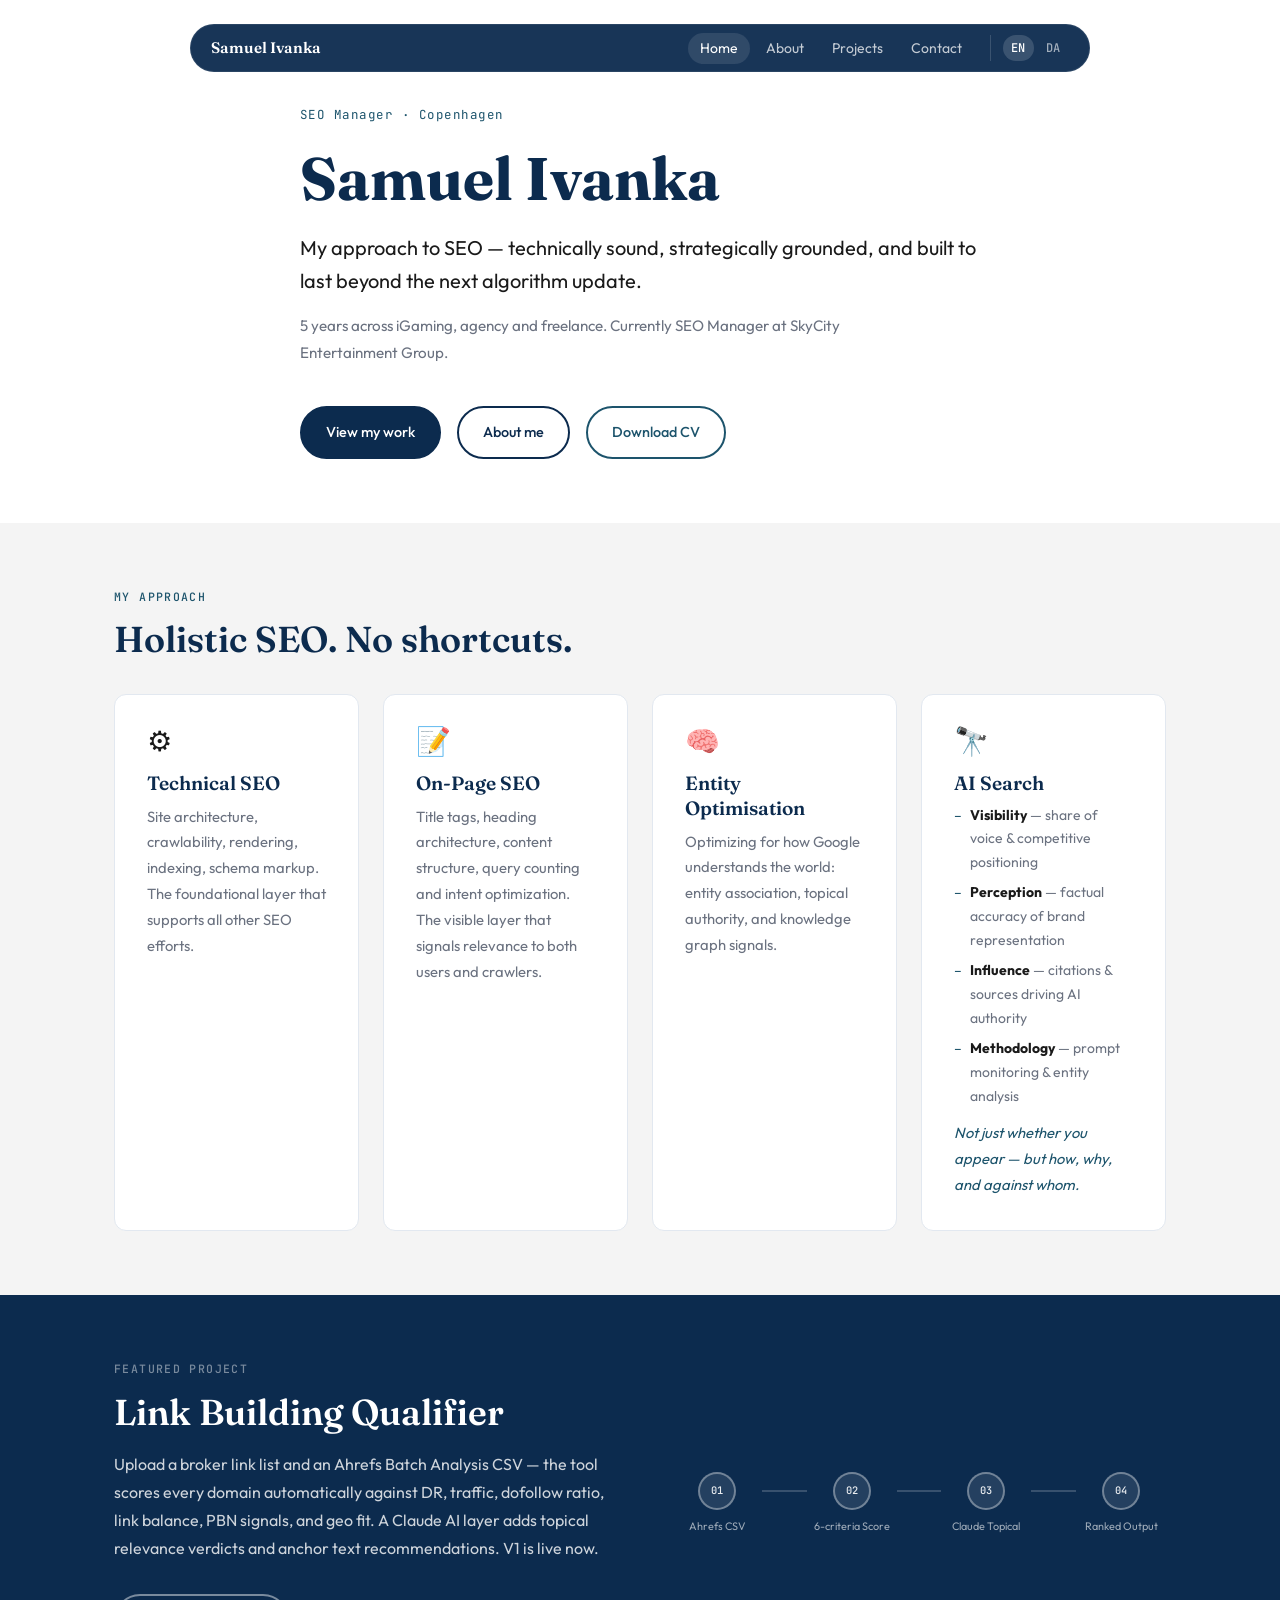
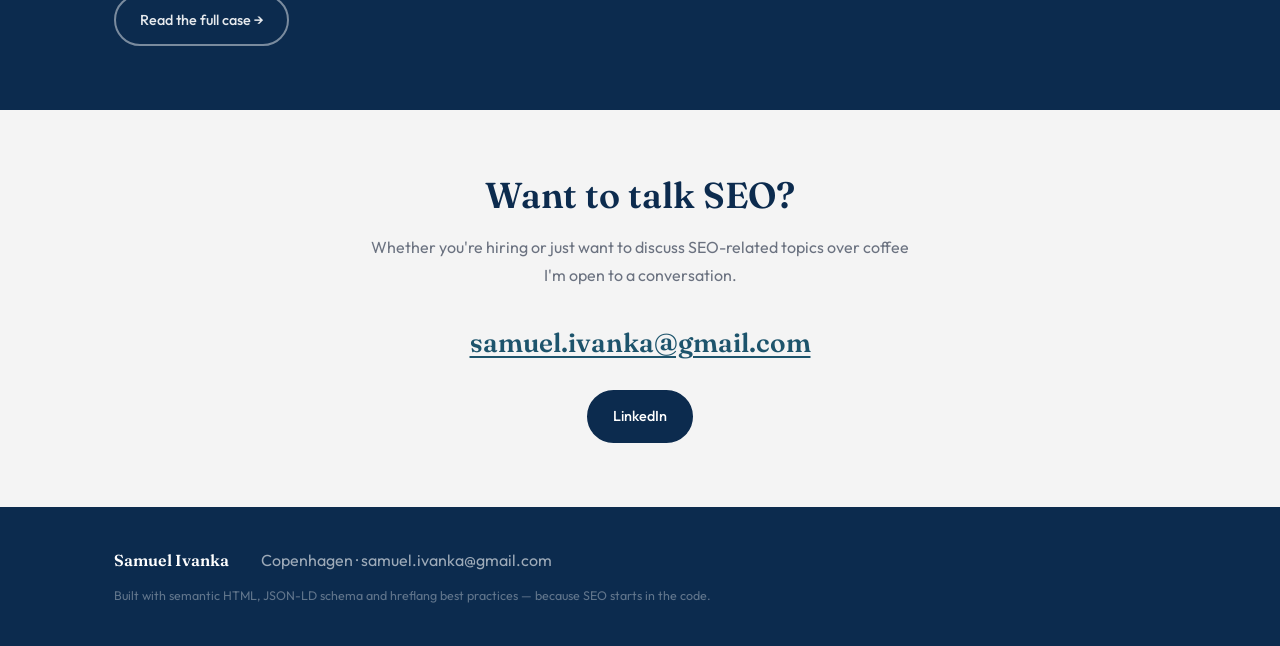
<file: index.html>
<!DOCTYPE html>
<html lang="en"
  data-title-en="Welcome to my portfolio!"
  data-title-da="Velkommen til mit portfolio!"
  data-desc-en="I am an SEO manager based in Copenhagen with 5 years of experience in iGaming, agency and freelance SEO."
  data-desc-da="Jeg er SEO manager baseret i København med 5 års erfaring inden for iGaming, bureau og freelance SEO.">
<head>
  <meta charset="UTF-8">
  <meta name="viewport" content="width=device-width, initial-scale=1.0">

  <title>Welcome to my portfolio!</title>
  <meta name="description" content="I am an SEO manager based in Copenhagen with 5 years of experience in iGaming, agency and freelance SEO.">

  <!-- Canonical -->
  <link rel="canonical" href="https://samuelivanka.github.io/">

  <!-- Open Graph -->
  <meta property="og:type"        content="website">
  <meta property="og:url"         content="https://samuelivanka.github.io/">
  <meta property="og:title"       content="Samuel Ivanka — SEO Manager">
  <meta property="og:description" content="Technical SEO manager based in Copenhagen. 5 years across iGaming, agency and freelance.">

  <!--
    Hreflang note:
    This site uses a JavaScript-based language toggle (EN/DA) with localStorage persistence.
    Canonical URLs are language-agnostic — a single URL serves both languages.
    Content is switched via CSS class toggling (html.lang-en / html.lang-da).
    Both language versions are present in the DOM simultaneously; display:none hides the inactive one.
    A traditional hreflang implementation would require separate URLs per language.
  -->

  <!-- Anti-FOUC: apply saved language before stylesheet renders -->
  <script>(function(){var l=localStorage.getItem('si-lang')||'en';document.documentElement.classList.add('lang-'+l);document.documentElement.lang=l;}());</script>

  <!-- Fonts preconnect -->
  <link rel="preconnect" href="https://fonts.googleapis.com">
  <link rel="preconnect" href="https://fonts.gstatic.com" crossorigin>
  <link rel="stylesheet" href="https://fonts.googleapis.com/css2?family=Fraunces:ital,opsz,wght@0,9..144,300;0,9..144,400;0,9..144,600;0,9..144,700;1,9..144,400&family=Outfit:wght@300;400;500;600&family=JetBrains+Mono:wght@400;500&display=swap">

  <link rel="stylesheet" href="style.css">

  <!-- JSON-LD: WebSite + Person -->
  <script type="application/ld+json">
  {
    "@context": "https://schema.org",
    "@graph": [
      {
        "@type": "WebSite",
        "@id": "https://samuelivanka.github.io/#website",
        "name": "Samuel Ivanka — SEO Manager",
        "url": "https://samuelivanka.github.io/",
        "inLanguage": ["en", "da"],
        "author": { "@id": "https://samuelivanka.github.io/#person" }
      },
      {
        "@type": "Person",
        "@id": "https://samuelivanka.github.io/#person",
        "name": "Samuel Ivanka",
        "jobTitle": "SEO Manager",
        "url": "https://samuelivanka.github.io/",
        "email": "samuel.ivanka@gmail.com",
        "sameAs": ["https://www.linkedin.com/in/samuel-ivanka/"],
        "worksFor": {
          "@type": "Organization",
          "name": "SkyCity Entertainment Group",
          "url": "https://www.skycitycasino.com",
          "sameAs": "https://en.wikipedia.org/wiki/SkyCity_Entertainment_Group"
        },
        "knowsLanguage": ["Slovak", "English", "Danish", "Dutch"]
      }
    ]
  }
  </script>
</head>
<body>

  <!-- ===================== NAV ===================== -->
  <div class="nav-wrapper">
    <nav class="pill-nav" aria-label="Main navigation">
      <a href="index.html" class="nav-logo">Samuel Ivanka</a>

      <button class="nav-hamburger" aria-label="Menu" aria-expanded="false">
        <span></span><span></span><span></span>
      </button>

      <ul class="nav-links">
        <li><a href="index.html"><span class="t-en">Home</span><span class="t-da">Hjem</span></a></li>
        <li><a href="about.html"><span class="t-en">About</span><span class="t-da">Om mig</span></a></li>
        <li><a href="projects.html"><span class="t-en">Projects</span><span class="t-da">Projekter</span></a></li>
        <li><a href="mailto:samuel.ivanka@gmail.com">Contact</a></li>
      </ul>

      <div class="lang-toggle">
        <button class="lang-btn" data-lang="en" aria-label="Switch to English">EN</button>
        <button class="lang-btn" data-lang="da" aria-label="Skift til dansk">DA</button>
      </div>
    </nav>
  </div>

  <main>

    <!-- ===================== HERO ===================== -->
    <section class="hero">
      <div class="container">
        <span class="hero-eyebrow">
          <span class="t-en">SEO Manager · Copenhagen</span>
          <span class="t-da">SEO Manager · København</span>
        </span>

        <h1>Samuel Ivanka</h1>

        <p class="hero-tagline t-en">My approach to SEO — technically sound, strategically grounded, and built to last beyond the next algorithm update.</p>
        <p class="hero-tagline t-da">Min SEO tilgang — teknisk solidt, strategisk funderet og bygget til at overleve den næste algoritme-opdatering.</p>

        <p class="hero-sub t-en">5 years across iGaming, agency and freelance. Currently SEO Manager at SkyCity Entertainment Group.</p>
        <p class="hero-sub t-da">5 års erfaring inden for iGaming, bureau og freelance. Nuværende SEO Manager hos SkyCity Entertainment Group.</p>

        <div class="hero-ctas">
          <a href="projects.html" class="btn-primary">
            <span class="t-en">View my work</span>
            <span class="t-da">Se mit arbejde</span>
          </a>
          <a href="about.html" class="btn-secondary">
            <span class="t-en">About me</span>
            <span class="t-da">Om mig</span>
          </a>
          <a href="S.Ivanka_CV.pdf" class="btn-outline t-en" download>Download CV</a>
          <a href="S.Ivanka_Resume.pdf" class="btn-outline t-da" download>Download CV</a>
        </div>
        <div class="scroll-hint" aria-hidden="true">&#8595;</div>
      </div>
    </section>

    <!-- ===================== WHAT I DO ===================== -->
    <section class="what-i-do">
      <div class="container">
        <div class="section-header fade-up">
          <span class="label">
            <span class="t-en">My approach</span>
            <span class="t-da">Min tilgang</span>
          </span>
          <h2>
            <span class="t-en">Holistic SEO. No shortcuts.</span>
            <span class="t-da">Holistisk SEO. Ingen genveje.</span>
          </h2>
        </div>

        <div class="cards-grid">

          <article class="card fade-up">
            <div class="card-icon">⚙️</div>
            <h3>
              <span class="t-en">Technical SEO</span>
              <span class="t-da">Teknisk SEO</span>
            </h3>
            <p class="t-en">Site architecture, crawlability, rendering, indexing, schema markup. The foundational layer that supports all other SEO efforts.</p>
            <p class="t-da">Sitestruktur, crawlbarhed, rendering, indeksering, schema markup. Det fundamentale lag, som al anden SEO hviler på.</p>
          </article>

          <article class="card fade-up">
            <div class="card-icon">📝</div>
            <h3>
              <span class="t-en">On-Page SEO</span>
              <span class="t-da">On-page SEO</span>
            </h3>
            <p class="t-en">Title tags, heading architecture, content structure, query counting and intent optimization. The visible layer that signals relevance to both users and crawlers.</p>
            <p class="t-da">Title tags, overskriftsstruktur, indholdsopbygning, query counting og søgeords-intention. Det synlige lag, der signalerer relevans til både brugere og crawlere.</p>
          </article>

          <article class="card fade-up">
            <div class="card-icon">🧠</div>
            <h3>
              <span class="t-en">Entity Optimisation</span>
              <span class="t-da">Entitetsoptimering</span>
            </h3>
            <p class="t-en">Optimizing for how Google understands the world: entity association, topical authority, and knowledge graph signals.</p>
            <p class="t-da">Optimering baseret på, hvordan Google forstår verden: entitets-relationer, emne-autoritet (topical authority) og Knowledge Graph-signaler.</p>
          </article>

          <article class="card fade-up">
            <div class="card-icon">🔭</div>
            <h3>
              <span>AI Search</span>
            </h3>
            <ul class="card-layers t-en">
              <li><strong>Visibility</strong> — share of voice &amp; competitive positioning</li>
              <li><strong>Perception</strong> — factual accuracy of brand representation</li>
              <li><strong>Influence</strong> — citations &amp; sources driving AI authority</li>
              <li><strong>Methodology</strong> — prompt monitoring &amp; entity analysis</li>
            </ul>
            <ul class="card-layers t-da">
              <li><strong>Synlighed</strong> — share of voice og konkurrencepositionering</li>
              <li><strong>Perception</strong> — faktuel nøjagtighed i brandrepræsentation</li>
              <li><strong>Indflydelse</strong> — citationer der driver AI-autoritet</li>
              <li><strong>Metodik</strong> — prompt-overvågning og entitetsanalyse</li>
            </ul>
            <p class="card-summary t-en">Not just whether you appear — but how, why, and against whom.</p>
            <p class="card-summary t-da">Ikke bare om du optræder — men hvordan, hvorfor og over for hvem.</p>
          </article>

        </div>
      </div>
    </section>

    <!-- ===================== FEATURED PROJECT TEASER ===================== -->
    <section class="featured-project">
      <div class="container">
        <div class="featured-inner">

          <div class="featured-text fade-up">
            <span class="label">
              <span class="t-en">Featured Project</span>
              <span class="t-da">Udvalgt Projekt</span>
            </span>
            <h2>
              <span class="t-en">Link Building Qualifier</span>
              <span class="t-da">Link Building Qualifier</span>
            </h2>
            <p class="t-en">Upload a broker link list and an Ahrefs Batch Analysis CSV — the tool scores every domain automatically against DR, traffic, dofollow ratio, link balance, PBN signals, and geo fit. A Claude AI layer adds topical relevance verdicts and anchor text recommendations. V1 is live now.</p>
            <p class="t-da">Upload en broker-linkliste og en Ahrefs Batch Analysis CSV — værktøjet scorer hvert domæne automatisk mod DR, trafik, dofollow-ratio, link balance, PBN-signaler og geo-match. Et Claude AI-lag tilføjer topical relevans-verdikter og anchor text-anbefalinger. V1 er live nu.</p>
            <div class="featured-cta">
              <a href="projects/link-qualifier.html" class="btn-outline">
                <span class="t-en">Read the full case →</span>
                <span class="t-da">Læs hele casen →</span>
              </a>
            </div>
          </div>

          <div class="featured-visual fade-up">
            <div class="mini-pipeline" role="img" aria-label="Link qualifier scoring criteria diagram">
              <div class="mini-step">
                <div class="mini-step-dot">01</div>
                <span class="mini-step-label">Ahrefs CSV</span>
              </div>
              <div class="mini-connector" aria-hidden="true"></div>
              <div class="mini-step">
                <div class="mini-step-dot">02</div>
                <span class="mini-step-label">6-criteria Score</span>
              </div>
              <div class="mini-connector" aria-hidden="true"></div>
              <div class="mini-step">
                <div class="mini-step-dot">03</div>
                <span class="mini-step-label">Claude Topical</span>
              </div>
              <div class="mini-connector" aria-hidden="true"></div>
              <div class="mini-step">
                <div class="mini-step-dot">04</div>
                <span class="mini-step-label">Ranked Output</span>
              </div>
            </div>
          </div>

        </div>
      </div>
    </section>

    <!-- ===================== CONTACT STRIP ===================== -->
    <section class="contact-strip">
      <div class="container">
        <h2>
          <span class="t-en">Want to talk SEO?</span>
          <span class="t-da">Vil du tale SEO?</span>
        </h2>
        <p class="sub t-en">Whether you're hiring or just want to discuss SEO-related topics over coffee I'm open to a conversation.</p>
        <p class="sub t-da">Uanset om du ansætter eller bare vil diskutere SEO-relaterede emner over en kop kaffe er jeg åben for en snak.</p>
        <div>
          <a href="mailto:samuel.ivanka@gmail.com" class="contact-email">samuel.ivanka@gmail.com</a>
        </div>
        <div class="contact-ctas">
          <a href="https://www.linkedin.com/in/samuel-ivanka/" class="btn-primary" target="_blank" rel="noopener noreferrer">LinkedIn</a>
        </div>
      </div>
    </section>

  </main>

  <!-- ===================== FOOTER ===================== -->
  <footer>
    <div class="container">
      <span class="footer-name">Samuel Ivanka</span>
      <span>
        <span class="t-en">Copenhagen</span>
        <span class="t-da">København</span>
         · samuel.ivanka@gmail.com
      </span>
      <span class="footer-note t-en">Built with semantic HTML, JSON-LD schema and hreflang best practices — because SEO starts in the code.</span>
      <span class="footer-note t-da">Bygget med semantisk HTML, JSON-LD schema og hreflang best practices — fordi SEO starter i koden.</span>
    </div>
  </footer>

  <script src="script.js"></script>
</body>
</html>
</file>
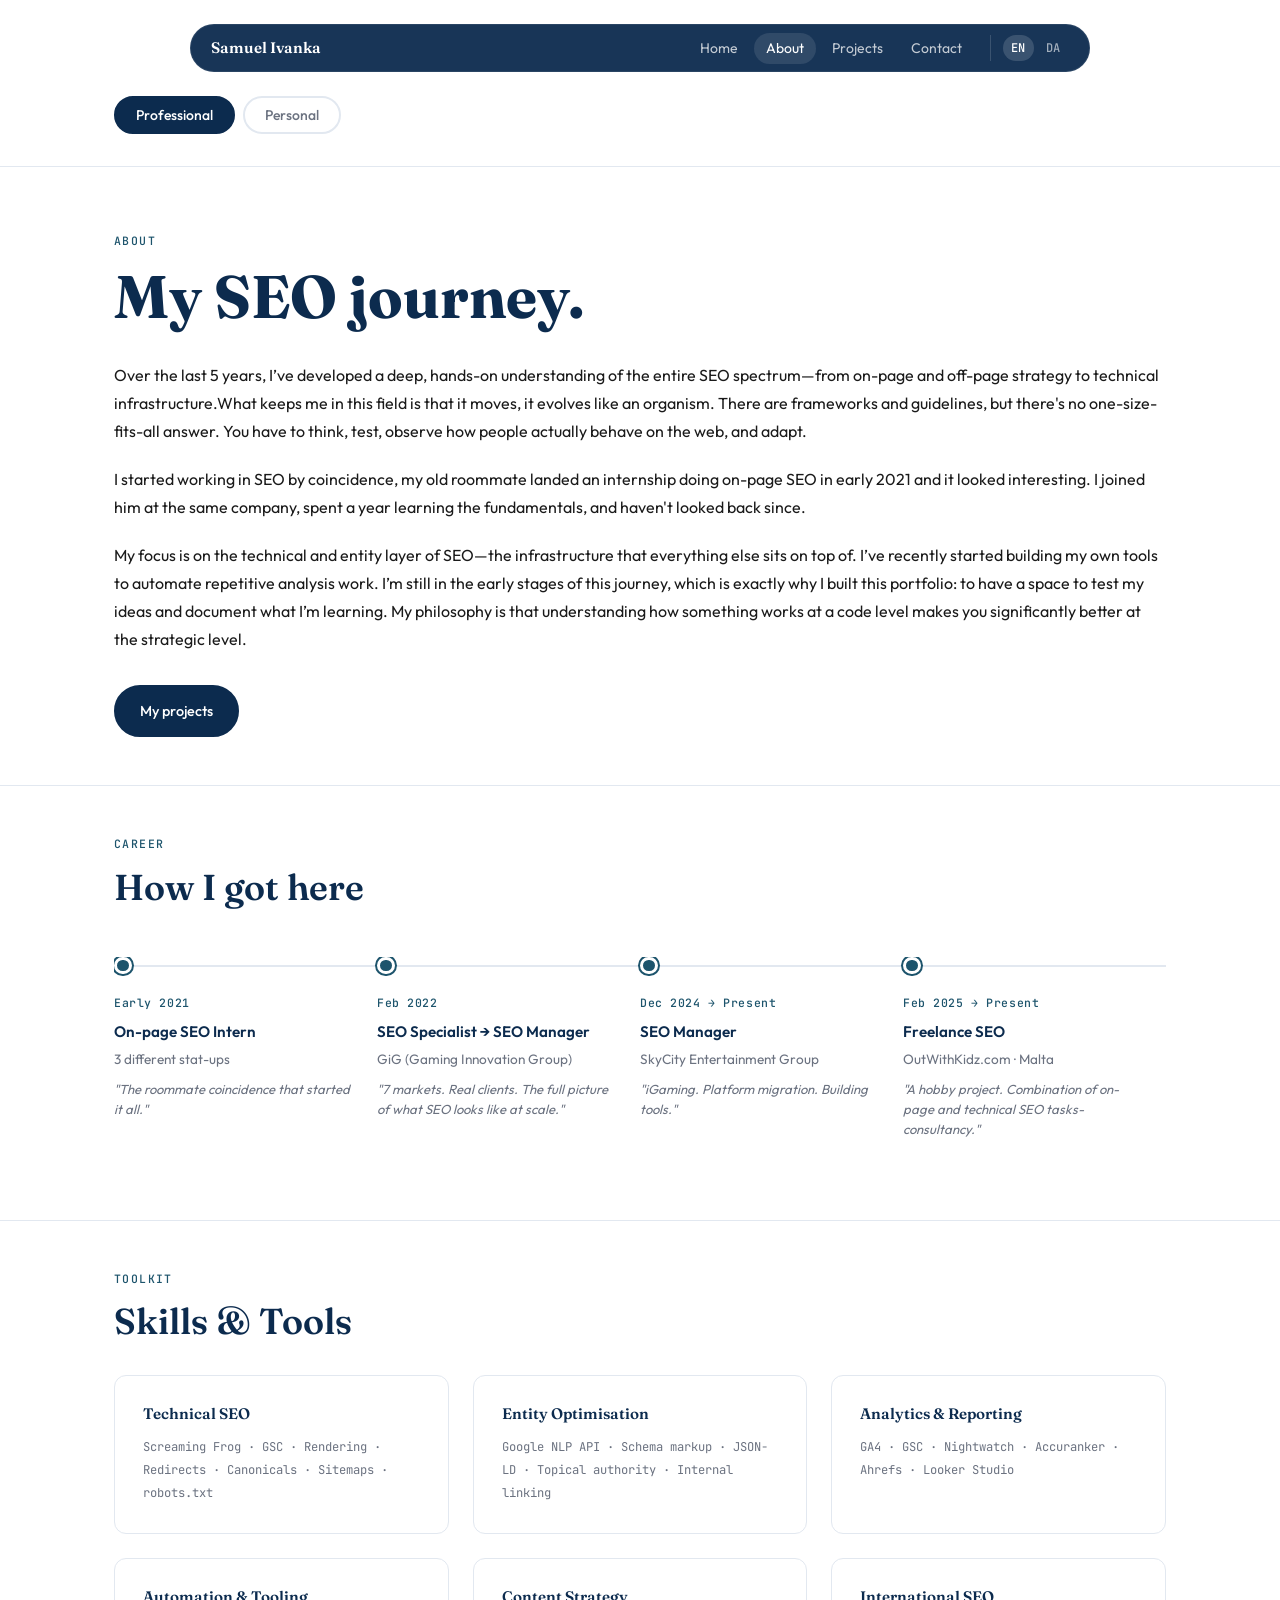
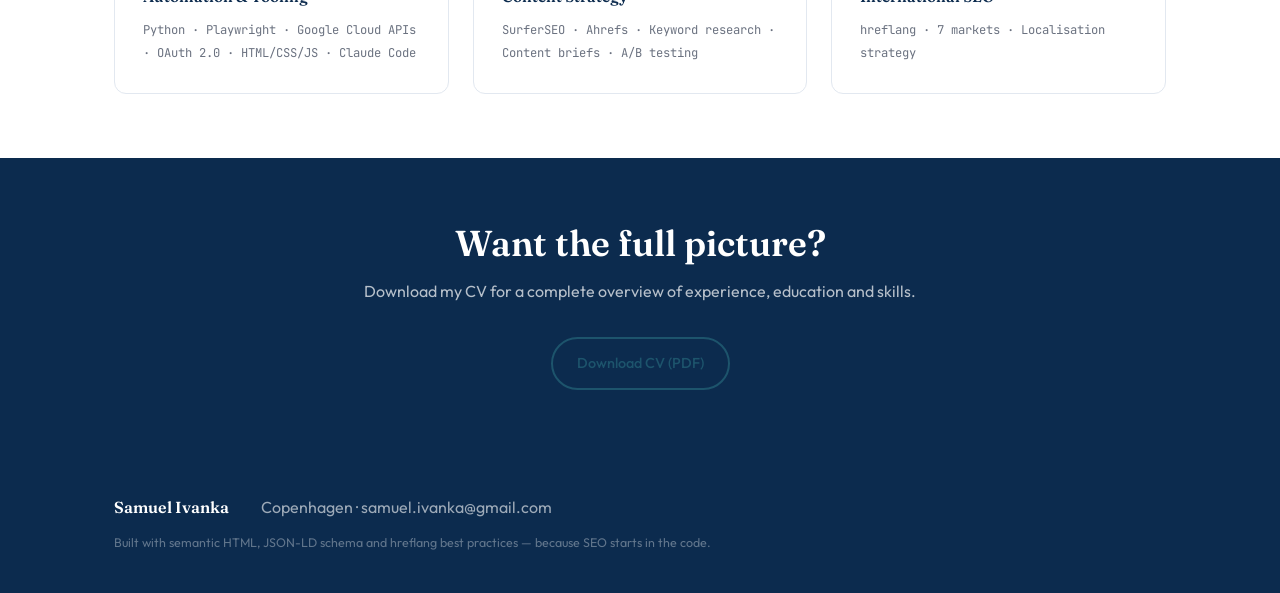
<file: about.html>
<!DOCTYPE html>
<html lang="en"
  data-title-en="A bit about me - from professional and private point of view"
  data-title-da="Lidt om mig – både fagligt og personligt"
  data-desc-en="Me from both the professional and private angle. I share my experience and results from my career, but I also make room for my private interests and hobbies."
  data-desc-da="Min profil fra både en professionel og privat vinkel. Jeg deler mine erfaringer og resultater fra erhvervslivet, men giver også plads til de personlige interesser.">
<head>
  <meta charset="UTF-8">
  <meta name="viewport" content="width=device-width, initial-scale=1.0">

  <title>A bit about me - from professional and private point of view</title>
  <meta name="description" content="About Samuel Ivanka — technical SEO manager based in Copenhagen. 5 years in iGaming, agency and freelance SEO. Also: badminton, cycling, and four languages.">

  <!-- Canonical -->
  <link rel="canonical" href="https://samuelivanka.github.io/about.html">

  <!-- Open Graph -->
  <meta property="og:type"        content="website">
  <meta property="og:url"         content="https://samuelivanka.github.io/about.html">
  <meta property="og:title"       content="A bit about me - from professional and private point of view">
  <meta property="og:description" content="Me from both the professional and private angle. I share my experience and results from my career, but I also make room for my private interests and hobbies.">

  <!--
    Hreflang note:
    This site uses a JavaScript-based language toggle (EN/DA) with localStorage persistence.
    Both language versions are present in the DOM simultaneously; display:none hides the inactive one.
  -->

  <!-- Anti-FOUC: apply saved language before stylesheet renders -->
  <script>(function(){var l=localStorage.getItem('si-lang')||'en';document.documentElement.classList.add('lang-'+l);document.documentElement.lang=l;}());</script>

  <!-- Fonts preconnect -->
  <link rel="preconnect" href="https://fonts.googleapis.com">
  <link rel="preconnect" href="https://fonts.gstatic.com" crossorigin>
  <link rel="stylesheet" href="https://fonts.googleapis.com/css2?family=Fraunces:ital,opsz,wght@0,9..144,300;0,9..144,400;0,9..144,600;0,9..144,700;1,9..144,400&family=Outfit:wght@300;400;500;600&family=JetBrains+Mono:wght@400;500&display=swap">

  <link rel="stylesheet" href="style.css">

  <!-- JSON-LD: Person (fuller description) -->
  <script type="application/ld+json">
  {
    "@context": "https://schema.org",
    "@type": "Person",
    "@id": "https://samuelivanka.github.io/#person",
    "name": "Samuel Ivanka",
    "jobTitle": "SEO Manager",
    "description": "Technical SEO manager with 5 years of experience across iGaming, agency and freelance. Specialising in technical SEO, entity optimisation, Ai trends and SEO automation tooling (early stages). Based in Copenhagen.",
    "url": "https://samuelivanka.github.io/",
    "email": "samuel.ivanka@gmail.com",
    "sameAs": ["https://www.linkedin.com/in/samuel-ivanka/"],
    "worksFor": {
      "@type": "Organization",
      "name": "SkyCity Entertainment Group",
      "url": "https://www.skycitycasino.com",
      "sameAs": "https://en.wikipedia.org/wiki/SkyCity_Entertainment_Group"
    },
    "knowsLanguage": ["Slovak", "English", "Danish", "Dutch"],
    "nationality": "Slovak",
    "homeLocation": {
      "@type": "Place",
      "name": "Copenhagen, Denmark"
    }
  }
  </script>
</head>
<body class="mode-professional">

  <!-- ===================== NAV ===================== -->
  <div class="nav-wrapper">
    <nav class="pill-nav" aria-label="Main navigation">
      <a href="index.html" class="nav-logo">Samuel Ivanka</a>

      <button class="nav-hamburger" aria-label="Menu" aria-expanded="false">
        <span></span><span></span><span></span>
      </button>

      <ul class="nav-links">
        <li><a href="index.html"><span class="t-en">Home</span><span class="t-da">Hjem</span></a></li>
        <li><a href="about.html"><span class="t-en">About</span><span class="t-da">Om mig</span></a></li>
        <li><a href="projects.html"><span class="t-en">Projects</span><span class="t-da">Projekter</span></a></li>
        <li><a href="mailto:samuel.ivanka@gmail.com" class="t-en">Contact</a><a href="mailto:samuel.ivanka@gmail.com" class="t-da">Kontakt</a></li>
      </ul>

      <div class="lang-toggle">
        <button class="lang-btn" data-lang="en" aria-label="Switch to English">EN</button>
        <button class="lang-btn" data-lang="da" aria-label="Skift til dansk">DA</button>
      </div>
    </nav>
  </div>

  <main>

    <!-- ===================== MODE TOGGLE BAR ===================== -->
    <div class="mode-bar">
      <div class="container">
        <div class="mode-toggle-bar" role="group" aria-label="Content mode">
          <button class="mode-btn" data-mode="professional">
            <span class="t-en">Professional</span>
            <span class="t-da">Professionel</span>
          </button>
          <button class="mode-btn" data-mode="personal">
            <span class="t-en">Personal</span>
            <span class="t-da">Personlig</span>
          </button>
        </div>
      </div>
    </div>

    <!-- ====================================================
         PROFESSIONAL CONTENT
         ==================================================== -->
    <div class="professional-content">

      <!-- Professional Intro -->
      <section class="about-intro">
        <div class="container">
          <span class="label">
            <span class="t-en">About</span>
            <span class="t-da">Om mig</span>
          </span>
          <h1>
            <span class="t-en">My SEO journey.</span>
            <span class="t-da">Min SEO rejse.</span>
          </h1>

          <div class="about-intro-text">
            <p class="t-en">Over the last 5 years, I’ve developed a deep, hands-on understanding of the entire SEO spectrum—from on-page and off-page strategy to technical infrastructure.What keeps me in this field is that it moves, it evolves like an organism. There are frameworks and guidelines, but there's no one-size-fits-all answer. You have to think, test, observe how people actually behave on the web, and adapt.</p>
            <p class="t-da">De sidste 5 år har jeg opbygget en dyb, praktisk forståelse for hele SEO-spektret – fra on-page og off-page strategi til teknisk infrastruktur. Det der holder mig i dette felt er, at det bevæger sig, det udvikler sig som en organisme. Der er rammer og retningslinjer, men der er ingen one-size-fits-all løsning. Man skal tænke, teste, observere hvordan folk faktisk opfører sig på nettet, og tilpasse sig.</p>

            <p class="t-en">I started working in SEO by coincidence, my old roommate landed an internship doing on-page SEO in early 2021 and it looked interesting. I joined him at the same company, spent a year learning the fundamentals, and haven't looked back since.</p>
            <p class="t-da">Jeg startede med SEO lidt ved et tilfælde. Min daværende roommate fik en praktikplads med fokus på on-page SEO i starten af 2021, og det så spændende ud. Jeg startede i samme firma, brugte et år på at lære det grundlæggende, og har ikke set mig tilbage siden.</p>

            <p class="t-en">My focus is on the technical and entity layer of SEO—the infrastructure that everything else sits on top of. I’ve recently started building my own tools to automate repetitive analysis work. I’m still in the early stages of this journey, which is exactly why I built this portfolio: to have a space to test my ideas and document what I’m learning. My philosophy is that understanding how something works at a code level makes you significantly better at the strategic level.</p>
            <p class="t-da">Mit fokus er på det tekniske lag og entitets-niveauet – selve den infrastruktur, som alt andet hviler på. Jeg er for nylig begyndt at eksperimentere med at bygge mine egne værktøjer til at automatisere repetitive analyseopgaver. Selvom jeg stadig er i den tidlige fase, er det netop derfor, jeg har bygget denne portfolio: For at have et sted at teste mine idéer af og dokumentere min læring. Min filosofi er, at når man forstår, hvordan noget fungerer helt nede i koden, bliver man markant stærkere på det strategiske niveau.</p>
          </div>

          <div style="margin-top: 2rem;">
            <a href="projects.html" class="btn-primary">
              <span class="t-en">My projects</span>
              <span class="t-da">Mine projekter</span>
            </a>
          </div>
        </div>
      </section>

      <!-- Career Roadmap -->
      <section class="career-section">
        <div class="container">
          <div class="section-header fade-up">
            <span class="label">
              <span class="t-en">Career</span>
              <span class="t-da">Karriere</span>
            </span>
            <h2>
              <span class="t-en">How I got here</span>
              <span class="t-da">Min Rejse</span>
            </h2>
          </div>

          <div class="career-timeline" role="list">

            <div class="timeline-item fade-up" role="listitem">
              <div class="timeline-dot" aria-hidden="true"></div>
              <div class="timeline-year">
                <span class="t-en">Early 2021</span>
                <span class="t-da">Tidligt 2021</span>
              </div>
              <div class="timeline-role">
                <span class="t-en">On-page SEO Intern</span>
                <span class="t-da">On-page SEO Praktikant</span>
              </div>
              <div class="timeline-company">
                <span class="t-en">3 different stat-ups</span>
                <span class="t-da">3 forskellige start-ups</span>
              </div>
              <div class="timeline-desc">
                <span class="t-en">"The roommate coincidence that started it all."</span>
                <span class="t-da">"Den roommate-tilfældighed der startede det hele."</span>
              </div>
            </div>

            <div class="timeline-item fade-up" role="listitem">
              <div class="timeline-dot" aria-hidden="true"></div>
              <div class="timeline-year">Feb 2022</div>
              <div class="timeline-role">SEO Specialist → SEO Manager</div>
              <div class="timeline-company">GiG (Gaming Innovation Group)</div>
              <div class="timeline-desc">
                <span class="t-en">"7 markets. Real clients. The full picture of what SEO looks like at scale."</span>
                <span class="t-da">"7 markeder. Rigtige kunder. Det fulde billede af SEO i skala."</span>
              </div>
            </div>

            <div class="timeline-item fade-up" role="listitem">
              <div class="timeline-dot" aria-hidden="true"></div>
              <div class="timeline-year">
                <span class="t-en">Dec 2024 → Present</span>
                <span class="t-da">Dec 2024 → Nu</span>
              </div>
              <div class="timeline-role">SEO Manager</div>
              <div class="timeline-company">SkyCity Entertainment Group</div>
              <div class="timeline-desc">
                <span class="t-en">"iGaming. Platform migration. Building tools."</span>
                <span class="t-da">"iGaming. Platformsmigrering. Bygger værktøjer."</span>
              </div>
            </div>

            <div class="timeline-item fade-up" role="listitem">
              <div class="timeline-dot" aria-hidden="true"></div>
              <div class="timeline-year">
                <span class="t-en">Feb 2025 → Present</span>
                <span class="t-da">Feb 2025 → Nu</span>
              </div>
              <div class="timeline-role">
                <span class="t-en">Freelance SEO</span>
                <span class="t-da">Freelance SEO</span>
              </div>
              <div class="timeline-company">OutWithKidz.com · Malta</div>
              <div class="timeline-desc">
                <span class="t-en">"A hobby project. Combination of on-page and technical SEO tasks- consultancy."</span>
                <span class="t-da">"Et hobbyprojekt. Kombination af on-page og tekniske SEO opgaver - konsulent."</span>
              </div>
            </div>

          </div>
        </div>
      </section>

      <!-- Skills Grid -->
      <section class="skills-section">
        <div class="container">
          <div class="section-header fade-up">
            <span class="label">
              <span class="t-en">Toolkit</span>
              <span class="t-da">Værktøjskasse</span>
            </span>
            <h2>
              <span class="t-en">Skills &amp; Tools</span>
              <span class="t-da">Kompetencer &amp; Værktøjer</span>
            </h2>
          </div>

          <div class="skills-grid">

            <article class="skill-card fade-up">
              <h3>
                <span class="t-en">Technical SEO</span>
                <span class="t-da">Teknisk SEO</span>
              </h3>
              <div class="skill-tools">Screaming Frog · GSC · Rendering · Redirects · Canonicals · Sitemaps · robots.txt</div>
            </article>

            <article class="skill-card fade-up">
              <h3>
                <span class="t-en">Entity Optimisation</span>
                <span class="t-da">Entitetsoptimering</span>
              </h3>
              <div class="skill-tools">Google NLP API · Schema markup · JSON-LD · Topical authority · Internal linking</div>
            </article>

            <article class="skill-card fade-up">
              <h3>
                <span class="t-en">Analytics &amp; Reporting</span>
                <span class="t-da">Analyse &amp; Rapportering</span>
              </h3>
              <div class="skill-tools">GA4 · GSC · Nightwatch · Accuranker · Ahrefs · Looker Studio</div>
            </article>

            <article class="skill-card fade-up">
              <h3>
                <span class="t-en">Automation &amp; Tooling</span>
                <span class="t-da">Automatisering &amp; Tooling</span>
              </h3>
              <div class="skill-tools">Python · Playwright · Google Cloud APIs · OAuth 2.0 · HTML/CSS/JS · Claude Code</div>
            </article>

            <article class="skill-card fade-up">
              <h3>
                <span class="t-en">Content Strategy</span>
                <span class="t-da">Contentstrategi</span>
              </h3>
              <div class="skill-tools t-en">SurferSEO · Ahrefs · Keyword research · Content briefs · A/B testing</div>
              <div class="skill-tools t-da">SurferSEO · Ahrefs · Søgeordanalyse · Content briefs · A/B testing</div>
            </article>

            <article class="skill-card fade-up">
              <h3>
                <span class="t-en">International SEO</span>
                <span class="t-da">International SEO</span>
              </h3>
              <div class="skill-tools t-en">hreflang · 7 markets · Localisation strategy</div>
              <div class="skill-tools t-da">hreflang · 7 markeder · Lokaliseringsstrategi</div>
            </article>

          </div>
        </div>
      </section>

      <!-- CV Download Strip -->
      <section class="cv-strip">
        <div class="container">
          <h2>
            <span class="t-en">Want the full picture?</span>
            <span class="t-da">Vil du have det fulde billede?</span>
          </h2>
          <p class="t-en">Download my CV for a complete overview of experience, education and skills.</p>
          <p class="t-da">Download mit CV for et komplet overblik over erfaring, uddannelse og kompetencer.</p>
          <a href="S.Ivanka_CV.pdf" class="btn-outline t-en" download>Download CV (PDF)</a>
          <a href="S.Ivanka_Resume.pdf" class="btn-outline t-da" download>Download CV (PDF)</a>
        </div>
      </section>

    </div><!-- /professional-content -->

    <!-- ====================================================
         PERSONAL CONTENT
         ==================================================== -->
    <div class="personal-content">

      <!-- Personal Intro -->
      <section class="personal-intro">
        <div class="container">
          <span class="label">
            <span class="t-en">The human behind the redirects</span>
            <span class="t-da">Mennesket bag redirects</span>
          </span>
          <h1>
            <span class="t-en">Life outside of SEO.</span>
            <span class="t-da">Livet uden for SEO.</span>
          </h1>

          <div class="about-intro-text">
            <p class="t-en">Originally from Partizánske, Slovakia—a town small enough that leaving felt inevitable. My journey has always been driven by a search for the next challenge. At 15, that meant moving to Košice and joining the national badminton team.</p>
            <p class="t-da">Jeg kommer oprindeligt fra Partizánske i Slovakiet – en by, der var lille nok til, at det føltes uundgåeligt, at jeg en dag skulle videre. Min rejse har altid været drevet af lysten til den næste udfordring. Som 15-årig betød det en flytning til Košice for at tørne ud for det slovakiske badmintonlandshold.</p>

            <p class="t-en">In 2016, I decided Denmark sounded like a good idea, and I’ve been here ever since. Over the last decade, I’ve built a life in Copenhagen: I studied, mastered the language (passing the C1 Studieprøven in 2025), and found a community I’m proud to be part of. I officially applied for Danish citizenship in mid-2025, and I’m looking forward to calling this city home for many years to come.</p>
            <p class="t-da">I 2016 besluttede jeg, at Danmark lød som en god idé, og jeg har været her lige siden. Over det sidste årti har jeg bygget et liv op i København: Jeg har studeret, mestret sproget (bestod Studieprøven i 2025) og fundet et fællesskab, jeg er stolt af at være en del af. Jeg ansøgte om dansk statsborgerskab i sommeren 2025, og planen er klar – jeg skal kalde København for mit hjem i mange år fremover.</p>
          </div>
        </div>
      </section>

      <!-- Fun Cards -->
      <section class="fun-section">
        <div class="container">
          <div class="section-header fade-up">
            <span class="label">
              <span class="t-en">Outside the browser</span>
              <span class="t-da">Uden for browseren</span>
            </span>
          </div>

          <div class="fun-cards-grid">

            <article class="fun-card fade-up">
              <div class="fun-card-emoji">🏸</div>
              <h3>
                <span class="t-en">Badminton (on hold)</span>
                <span class="t-da">Badminton (på pause)</span>
              </h3>
              <p class="t-en">Former national team player. Currently on pause thanks to heel and knee surgeries. Now working on my comeback to the badminton courts. Also, I cannot say non to padel either...</p>
              <p class="t-da">Tidligere landsholdsspiller. Lige nu er ketcheren lagt på hylden grundet operationer i både hæl og knæ, men jeg arbejder målrettet på mit comeback til badmintonbanen. Og når jeg ikke jagter fjerbolde, har jeg også svært ved at sige nej til en omgang padel...</p>
            </article>

            <article class="fun-card fade-up">
              <div class="fun-card-emoji">🚴</div>
              <h3>
                <span class="t-en">Road cycling</span>
                <span class="t-da">Landevejscykling</span>
              </h3>
              <p class="t-en">Coming from a hilly country with beautiful mountains, I thought road cycling in Denmark would be boring. But once I actually got in the saddle, I never looked back.</p>
              <p class="t-da">Da jeg kommer fra et bjergrigt, troede jeg egentlig, at landevejscykling i Danmark ville være ret kedeligt. Men efter jeg prøvede det første gang, har jeg ikke set mig tilbage.</p>
            </article>

            <article class="fun-card fade-up">
              <div class="fun-card-emoji">📚</div>
              <h3>
                <span class="t-en">Reading</span>
                <span class="t-da">Læsning</span>
              </h3>
              <p class="t-en">My interests cover everything from crime fiction and psychology to the mechanics of the human body (and children’s books in Dutch, haha). My latest purchase? The Decameron—a 14th-century classic. I guess I wanted to see if I’d enjoy the "big ballers" of world literature.</p>
              <p class="t-da">Jeg læser alt fra krimier og psykologi til bøger om menneskekroppen (og børnebøger på hollandsk, haha). Mit seneste køb var Dekameron – en klassiker fra det 14. århundrede. Jeg tænkte, at det var på tide at se, om jeg kan li’ litteraturens helt store "big ballers".</p>
            </article>

            <article class="fun-card fade-up">
              <div class="fun-card-emoji">🌍</div>
              <h3>
                <span class="t-en">Traveling</span>
                <span class="t-da">Rejse</span>
              </h3>
              <p class="t-en">I’ve explored 16 different European countries and spent three months in Malaysia for an internship at a badminton academy. My travels have also taken me through Hong Kong, the Philippines, Singapore, Thailand, and all the way to Australia.</p>
              <p class="t-da">Jeg har udforsket 16 forskellige lande i Europa og tilbragt tre måneder i Malaysia i praktik på et badmintonakademi. Derudover har mine rejser taget mig forbi Hong Kong, Filippinerne, Singapore, Thailand og hele vejen til Australien.</p>
            </article>

            <article class="fun-card fade-up">
              <div class="fun-card-emoji">🐕</div>
              <h3>
                <span class="t-en">Walks + girlfriend + dog</span>
                <span class="t-da">Gåture + kæreste + hund</span>
              </h3>
              <p class="t-en">The holy trinity of weekend activities. Long walks with my girlfriend and our dog — the best kind of offline time.</p>
              <p class="t-da">Den hellige treenighed af weekendaktiviteter. Lange ture med min kæreste og vores hund — den bedste slags offline tid.</p>
            </article>

            <article class="fun-card fade-up">
              <div class="fun-card-emoji">🌱</div>
              <h3>
                <span class="t-en">Plants, cooking &amp; cleaning</span>
                <span class="t-da">Planter, madlavning &amp; rengøring</span>
              </h3>
              <p class="t-en">I actually genuinely enjoy cleaning—it might have something to do with my very first job in Denmark as a dishwasher. When I’m not making things spotless, I enjoy the occasional baking session and taking care of my growing collection of plants.</p>
              <p class="t-da">Jeg nyder faktisk at gøre rent – det har måske noget at gøre med mit allerførste job i Danmark som opvasker. Når jeg ikke gør rent, kan jeg godt lide at bage en gang imellem og passe mine mange planter.</p>
            </article>

          </div>
        </div>
      </section>

      <!-- Languages -->
      <section class="lang-section">
        <div class="container">
          <div class="section-header fade-up">
            <span class="label">
              <span class="t-en">Languages</span>
              <span class="t-da">Sprog</span>
            </span>
          </div>

          <div class="lang-items">

            <div class="lang-item fade-up">
              <div class="lang-name">
                <span class="t-en">Slovak</span>
                <span class="t-da">Slovakisk</span>
              </div>
              <div class="lang-level">
                <span class="t-en">Native</span>
                <span class="t-da">Modersmål</span>
              </div>
              <div class="lang-note">
                <span class="t-en">From Partizánske, Slovakia</span>
                <span class="t-da">Fra Partizánske, Slovakiet</span>
              </div>
            </div>

            <div class="lang-item fade-up">
              <div class="lang-name">
                <span class="t-en">English</span>
                <span class="t-da">Engelsk</span>
              </div>
              <div class="lang-level">C2</div>
              <div class="lang-note">
                <span class="t-en">Full professional proficiency</span>
                <span class="t-da">Fuld professionel kompetence</span>
              </div>
            </div>

            <div class="lang-item fade-up">
              <div class="lang-name">
                <span class="t-en">Danish</span>
                <span class="t-da">Dansk</span>
              </div>
              <div class="lang-level">C1</div>
              <div class="lang-note">
                <span class="t-en">It's still tough but I do my best</span>
                <span class="t-da">Det er stadig hårdt, men jeg gør mit bedste</span>
              </div>
            </div>

            <div class="lang-item fade-up">
              <div class="lang-name">
                <span class="t-en">Dutch</span>
                <span class="t-da">Hollandsk</span>
              </div>
              <div class="lang-level">B1</div>
              <div class="lang-note">
                <span class="t-en">Self-study & occasional convos with natives</span>
                <span class="t-da">Selvstudie og jævnlige samtaler med hollændere</span>
              </div>
            </div>

          </div>
        </div>
      </section>

    </div><!-- /personal-content -->

  </main>

  <!-- ===================== FOOTER ===================== -->
  <footer>
    <div class="container">
      <span class="footer-name">Samuel Ivanka</span>
      <span>
        <span class="t-en">Copenhagen</span>
        <span class="t-da">København</span>
         · samuel.ivanka@gmail.com
      </span>
      <span class="footer-note t-en">Built with semantic HTML, JSON-LD schema and hreflang best practices — because SEO starts in the code.</span>
      <span class="footer-note t-da">Bygget med semantisk HTML, JSON-LD schema og hreflang best practices — fordi SEO starter i koden.</span>
    </div>
  </footer>

  <script src="script.js"></script>
</body>
</html>
</file>
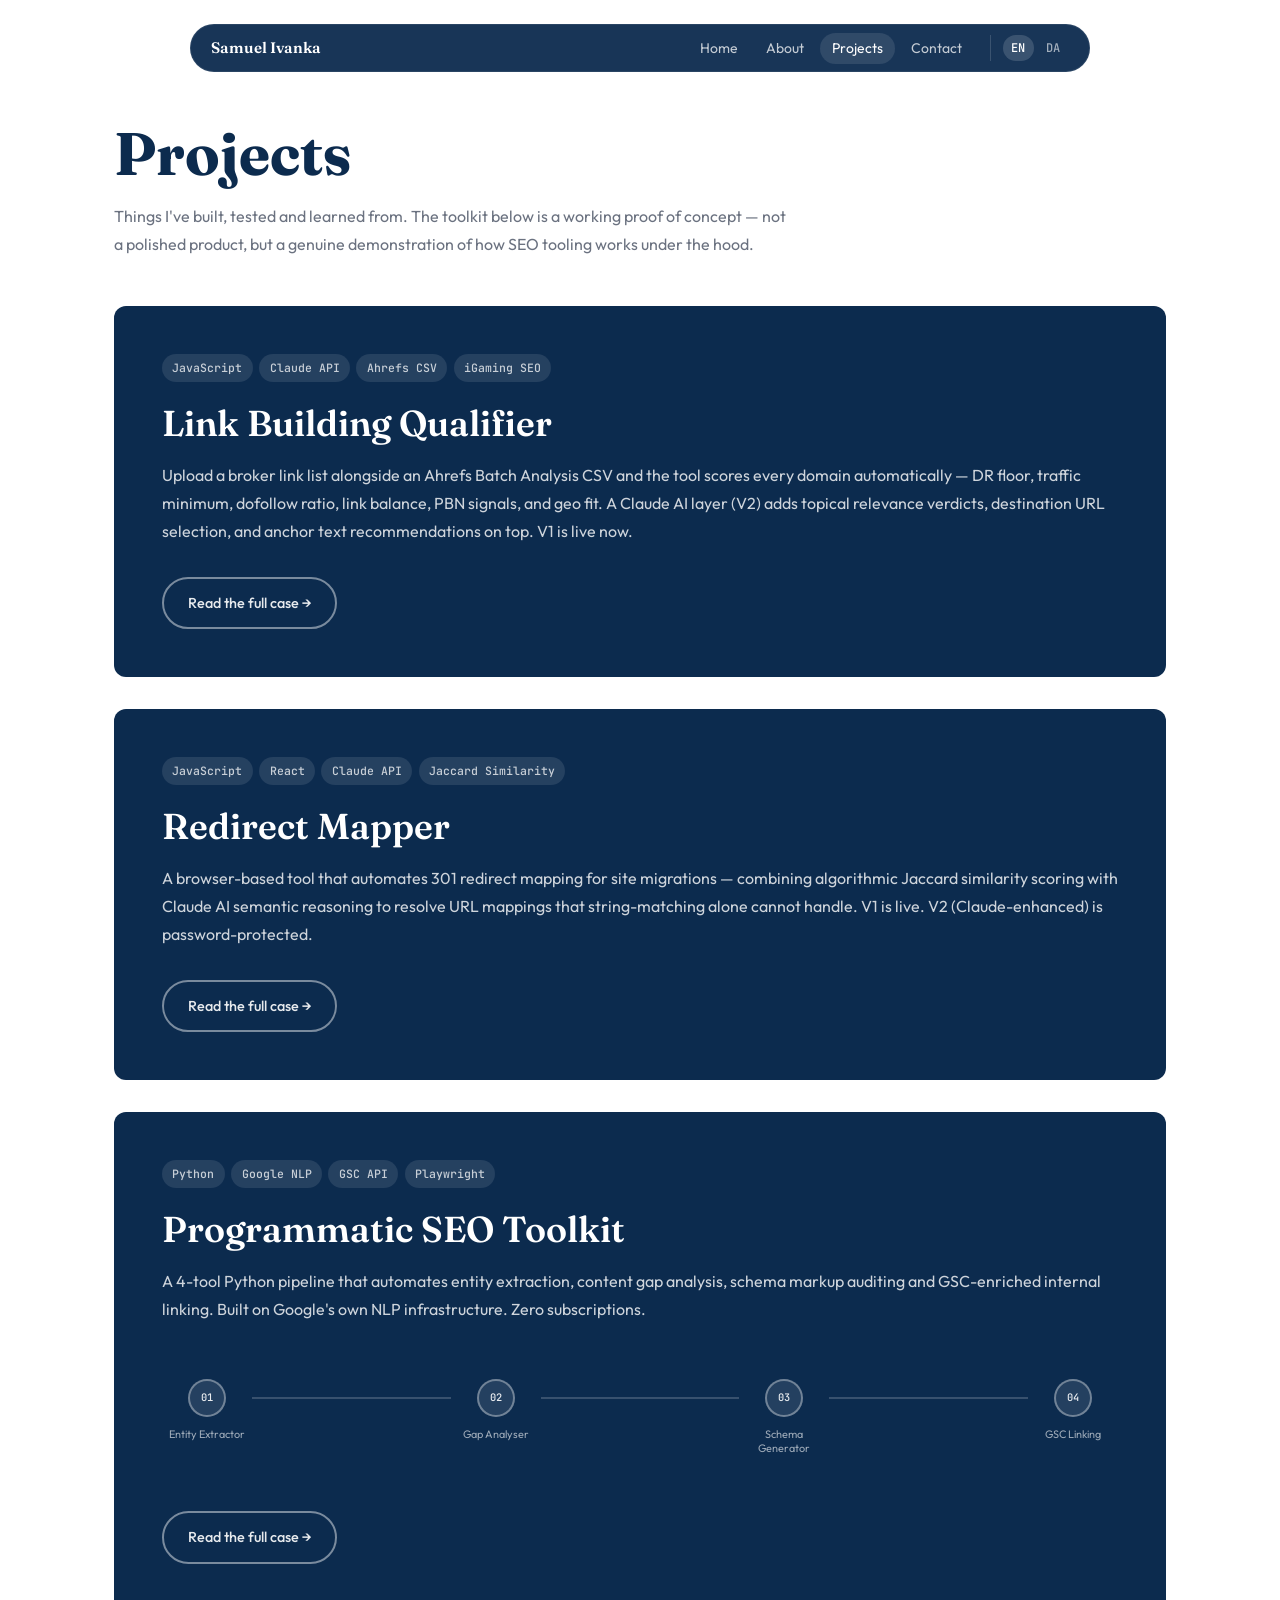
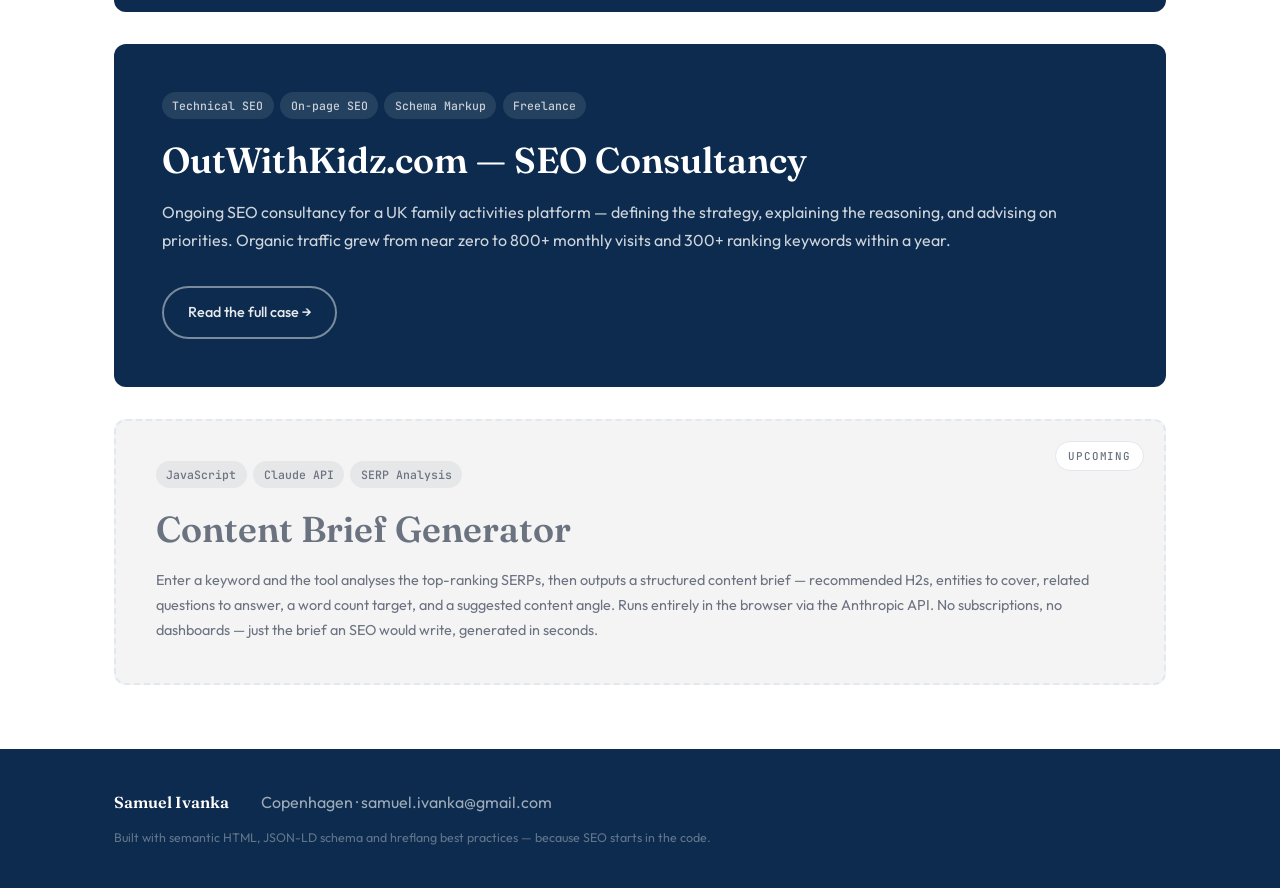
<file: projects.html>
<!DOCTYPE html>
<html lang="en"
  data-title-en="My projects and experience"
  data-title-da="Mine projekter og erfaringer"
  data-desc-en="Some of the things I have built, am building or am about to build."
  data-desc-da="Ting jeg har bygget, bygger og snart skal i gang med.">
<head>
  <meta charset="UTF-8">
  <meta name="viewport" content="width=device-width, initial-scale=1.0">

  <title>My projects and experience</title>
  <meta name="description" content="Some of the things I have built, am building or am about to build.">

  <!-- Canonical -->
  <link rel="canonical" href="https://samuelivanka.github.io/projects.html">

  <!-- Open Graph -->
  <meta property="og:type"        content="website">
  <meta property="og:url"         content="https://samuelivanka.github.io/projects.html">
  <meta property="og:title"       content="Projects — Samuel Ivanka">
  <meta property="og:description" content="Things built, tested and learned from. A link building qualifier, redirect mapper, programmatic SEO toolkit, and SEO consultancy case study.">

  <!--
    Hreflang note:
    This site uses a JavaScript-based language toggle (EN/DA) with localStorage persistence.
    Both language versions are present in the DOM simultaneously; display:none hides the inactive one.
  -->

  <!-- Anti-FOUC: apply saved language before stylesheet renders -->
  <script>(function(){var l=localStorage.getItem('si-lang')||'en';document.documentElement.classList.add('lang-'+l);document.documentElement.lang=l;}());</script>

  <!-- Fonts preconnect -->
  <link rel="preconnect" href="https://fonts.googleapis.com">
  <link rel="preconnect" href="https://fonts.gstatic.com" crossorigin>
  <link rel="stylesheet" href="https://fonts.googleapis.com/css2?family=Fraunces:ital,opsz,wght@0,9..144,300;0,9..144,400;0,9..144,600;0,9..144,700;1,9..144,400&family=Outfit:wght@300;400;500;600&family=JetBrains+Mono:wght@400;500&display=swap">

  <link rel="stylesheet" href="style.css">

  <!-- JSON-LD: ItemList -->
  <script type="application/ld+json">
  {
    "@context": "https://schema.org",
    "@type": "ItemList",
    "name": "Samuel Ivanka — Projects",
    "url": "https://samuelivanka.github.io/projects.html",
    "author": { "@id": "https://samuelivanka.github.io/#person" },
    "itemListElement": [
      {
        "@type": "ListItem",
        "position": 1,
        "item": {
          "@type": "SoftwareApplication",
          "name": "Link Building Qualifier",
          "url": "https://samuelivanka.github.io/projects/link-qualifier.html",
          "description": "Upload a broker link list and Ahrefs CSV — automatic criteria scoring against DR, traffic and spam signals, Claude topical relevance analysis for borderline cases, ranked output with anchor text recommendations.",
          "applicationCategory": "SEO Tool",
          "programmingLanguage": "JavaScript"
        }
      },
      {
        "@type": "ListItem",
        "position": 2,
        "item": {
          "@type": "SoftwareApplication",
          "name": "Redirect Mapper",
          "url": "https://samuelivanka.github.io/projects/redirect-mapper.html",
          "description": "An AI-augmented 301 redirect mapping tool for site migrations. Combines Jaccard similarity scoring with Claude semantic reasoning to resolve URL mappings that string-matching alone cannot handle.",
          "applicationCategory": "SEO Tool",
          "programmingLanguage": ["JavaScript", "React"]
        }
      },
      {
        "@type": "ListItem",
        "position": 3,
        "item": {
          "@type": "SoftwareApplication",
          "name": "Programmatic SEO Toolkit",
          "url": "https://samuelivanka.github.io/projects/seo-toolkit.html",
          "description": "A Python toolkit that automates entity extraction, content gap analysis, schema markup auditing and GSC-enriched internal linking.",
          "applicationCategory": "SEO Tool",
          "programmingLanguage": "Python"
        }
      },
      {
        "@type": "ListItem",
        "position": 4,
        "item": {
          "@type": "Service",
          "name": "OutWithKidz.com — SEO Audit & Consultancy",
          "url": "https://samuelivanka.github.io/projects/outwithkidz.html",
          "description": "Full technical and on-page SEO audit for OutWithKidz.com, a family activities platform targeting families across the UK."
        }
      },
      {
        "@type": "ListItem",
        "position": 5,
        "item": {
          "@type": "SoftwareApplication",
          "name": "Content Brief Generator",
          "description": "Keyword in, Claude analyses top SERPs, structured content brief out — recommended H2s, entities to cover, related questions, word count target, and content angle. Runs entirely in browser via the Anthropic API.",
          "applicationCategory": "SEO Tool",
          "programmingLanguage": "JavaScript"
        }
      }
    ]
  }
  </script>
</head>
<body>

  <!-- ===================== NAV ===================== -->
  <div class="nav-wrapper">
    <nav class="pill-nav" aria-label="Main navigation">
      <a href="index.html" class="nav-logo">Samuel Ivanka</a>

      <button class="nav-hamburger" aria-label="Menu" aria-expanded="false">
        <span></span><span></span><span></span>
      </button>

      <ul class="nav-links">
        <li><a href="index.html"><span class="t-en">Home</span><span class="t-da">Hjem</span></a></li>
        <li><a href="about.html"><span class="t-en">About</span><span class="t-da">Om mig</span></a></li>
        <li><a href="projects.html"><span class="t-en">Projects</span><span class="t-da">Projekter</span></a></li>
        <li><a href="mailto:samuel.ivanka@gmail.com" class="t-en">Contact</a><a href="mailto:samuel.ivanka@gmail.com" class="t-da">Kontakt</a></li>
      </ul>

      <div class="lang-toggle">
        <button class="lang-btn" data-lang="en" aria-label="Switch to English">EN</button>
        <button class="lang-btn" data-lang="da" aria-label="Skift til dansk">DA</button>
      </div>
    </nav>
  </div>

  <main>

    <!-- ===================== PAGE HEADER ===================== -->
    <section class="page-header">
      <div class="container">
        <h1>
          <span class="t-en">Projects</span>
          <span class="t-da">Projekter</span>
        </h1>
        <p class="intro t-en">Things I've built, tested and learned from. The toolkit below is a working proof of concept — not a polished product, but a genuine demonstration of how SEO tooling works under the hood.</p>
        <p class="intro t-da">Ting jeg har bygget, testet og lært af. Toolkittet nedenfor er et fungerende proof of concept — ikke et poleret produkt, men en ægte demonstration af hvordan SEO-værktøjer fungerer bag kulisserne.</p>
      </div>
    </section>

    <!-- ===================== PROJECT LIST ===================== -->
    <div class="container">
      <div class="projects-list">

        <!-- Feature card: Link Building Qualifier -->
        <article class="feature-card fade-up">
          <div class="project-tags">
            <span class="tag tag-dark">JavaScript</span>
            <span class="tag tag-dark">Claude API</span>
            <span class="tag tag-dark">Ahrefs CSV</span>
            <span class="tag tag-dark">iGaming SEO</span>
          </div>

          <h2>
            <span class="t-en">Link Building Qualifier</span>
            <span class="t-da">Link Building Qualifier</span>
          </h2>

          <p class="t-en">Upload a broker link list alongside an Ahrefs Batch Analysis CSV and the tool scores every domain automatically — DR floor, traffic minimum, dofollow ratio, link balance, PBN signals, and geo fit. A Claude AI layer (V2) adds topical relevance verdicts, destination URL selection, and anchor text recommendations on top. V1 is live now.</p>
          <p class="t-da">Upload en broker-linkliste ved siden af en Ahrefs Batch Analysis CSV og værktøjet scorer hvert domæne automatisk — DR-grænse, trafik-minimum, dofollow-ratio, link balance, PBN-signaler og geo-match. Et Claude AI-lag (V2) tilføjer topical relevans-verdikter, destinations-URL-valg og anchor text-anbefalinger ovenpå. V1 er live nu.</p>

          <div class="feature-card-cta">
            <a href="projects/link-qualifier.html" class="btn-outline">
              <span class="t-en">Read the full case →</span>
              <span class="t-da">Læs hele casen →</span>
            </a>
          </div>
        </article>

        <!-- Feature card: Redirect Mapper -->
        <article class="feature-card fade-up">
          <div class="project-tags">
            <span class="tag tag-dark">JavaScript</span>
            <span class="tag tag-dark">React</span>
            <span class="tag tag-dark">Claude API</span>
            <span class="tag tag-dark">Jaccard Similarity</span>
          </div>

          <h2>
            <span class="t-en">Redirect Mapper</span>
            <span class="t-da">Redirect Mapper</span>
          </h2>

          <p class="t-en">A browser-based tool that automates 301 redirect mapping for site migrations — combining algorithmic Jaccard similarity scoring with Claude AI semantic reasoning to resolve URL mappings that string-matching alone cannot handle. V1 is live. V2 (Claude-enhanced) is password-protected.</p>
          <p class="t-da">Et browserbaseret værktøj der automatiserer 301 redirect-mapping til site-migreringer — kombinerer algoritmisk Jaccard similaritetsscore med Claude AI-semantisk ræsonnering til at løse URL-mappings som strengmatchning alene ikke kan håndtere. V1 er live. V2 (Claude-forbedret) er adgangskodebeskyttet.</p>

          <div class="feature-card-cta">
            <a href="projects/redirect-mapper.html" class="btn-outline">
              <span class="t-en">Read the full case →</span>
              <span class="t-da">Læs hele casen →</span>
            </a>
          </div>
        </article>

        <!-- Feature card: Programmatic SEO Toolkit -->
        <article class="feature-card fade-up">
          <div class="project-tags">
            <span class="tag tag-dark">Python</span>
            <span class="tag tag-dark">Google NLP</span>
            <span class="tag tag-dark">GSC API</span>
            <span class="tag tag-dark">Playwright</span>
          </div>

          <h2>
            <span class="t-en">Programmatic SEO Toolkit</span>
            <span class="t-da">Programmatisk SEO Toolkit</span>
          </h2>

          <p class="t-en">A 4-tool Python pipeline that automates entity extraction, content gap analysis, schema markup auditing and GSC-enriched internal linking. Built on Google's own NLP infrastructure. Zero subscriptions.</p>
          <p class="t-da">En 4-værktøjs Python-pipeline der automatiserer entitetsudtrækning, content gap-analyse, schema markup-audit og GSC-beriget intern linkbuilding. Bygget på Googles egen NLP-infrastruktur. Nul abonnementer.</p>

          <!-- Mini pipeline inside feature card -->
          <div class="mini-pipeline" role="img" aria-label="4-step pipeline diagram">
            <div class="mini-step">
              <div class="mini-step-dot">01</div>
              <span class="mini-step-label">Entity Extractor</span>
            </div>
            <div class="mini-connector" aria-hidden="true"></div>
            <div class="mini-step">
              <div class="mini-step-dot">02</div>
              <span class="mini-step-label">Gap Analyser</span>
            </div>
            <div class="mini-connector" aria-hidden="true"></div>
            <div class="mini-step">
              <div class="mini-step-dot">03</div>
              <span class="mini-step-label">Schema Generator</span>
            </div>
            <div class="mini-connector" aria-hidden="true"></div>
            <div class="mini-step">
              <div class="mini-step-dot">04</div>
              <span class="mini-step-label">GSC Linking</span>
            </div>
          </div>

          <div class="feature-card-cta">
            <a href="projects/seo-toolkit.html" class="btn-outline">
              <span class="t-en">Read the full case →</span>
              <span class="t-da">Læs hele casen →</span>
            </a>
          </div>
        </article>

        <!-- Feature card: OutWithKidz -->
        <article class="feature-card fade-up">
          <div class="project-tags">
            <span class="tag tag-dark">Technical SEO</span>
            <span class="tag tag-dark">On-page SEO</span>
            <span class="tag tag-dark">Schema Markup</span>
            <span class="tag tag-dark">Freelance</span>
          </div>

          <h2>
            <span class="t-en">OutWithKidz.com — SEO Consultancy</span>
            <span class="t-da">OutWithKidz.com — SEO-rådgivning</span>
          </h2>

          <p class="t-en">Ongoing SEO consultancy for a UK family activities platform — defining the strategy, explaining the reasoning, and advising on priorities. Organic traffic grew from near zero to 800+ monthly visits and 300+ ranking keywords within a year.</p>
          <p class="t-da">Løbende SEO-rådgivning for en britisk familieaktivitetsplatform — strategidefinition, forklaring af begrundelserne og prioriteringsrådgivning. Organisk trafik voksede fra næsten nul til 800+ månedlige besøg og 300+ rankende søgeord på et år.</p>

          <div class="feature-card-cta">
            <a href="projects/outwithkidz.html" class="btn-outline">
              <span class="t-en">Read the full case →</span>
              <span class="t-da">Læs hele casen →</span>
            </a>
          </div>
        </article>

        <!-- Upcoming: Content Brief Generator -->
        <article class="placeholder-card fade-up">
          <span class="coming-soon-badge">
            <span class="t-en">Upcoming</span>
            <span class="t-da">Kommer snart</span>
          </span>

          <div class="project-tags">
            <span class="tag tag-muted">JavaScript</span>
            <span class="tag tag-muted">Claude API</span>
            <span class="tag tag-muted">SERP Analysis</span>
          </div>

          <h2>
            <span class="t-en">Content Brief Generator</span>
            <span class="t-da">Content Brief Generator</span>
          </h2>

          <p class="t-en">Enter a keyword and the tool analyses the top-ranking SERPs, then outputs a structured content brief — recommended H2s, entities to cover, related questions to answer, a word count target, and a suggested content angle. Runs entirely in the browser via the Anthropic API. No subscriptions, no dashboards — just the brief an SEO would write, generated in seconds.</p>
          <p class="t-da">Indtast et søgeord og værktøjet analyserer de toprangerende SERP'er, og genererer derefter en struktureret content brief — anbefalede H2'er, entiteter der skal dækkes, relaterede spørgsmål at besvare, et ordantal-mål og en foreslået content-vinkel. Kører udelukkende i browseren via Anthropic API. Ingen abonnementer, ingen dashboards — blot den brief en SEO ville skrive, genereret på sekunder.</p>
        </article>

      </div>
    </div>

  </main>

  <!-- ===================== FOOTER ===================== -->
  <footer>
    <div class="container">
      <span class="footer-name">Samuel Ivanka</span>
      <span>
        <span class="t-en">Copenhagen</span>
        <span class="t-da">København</span>
         · samuel.ivanka@gmail.com
      </span>
      <span class="footer-note t-en">Built with semantic HTML, JSON-LD schema and hreflang best practices — because SEO starts in the code.</span>
      <span class="footer-note t-da">Bygget med semantisk HTML, JSON-LD schema og hreflang best practices — fordi SEO starter i koden.</span>
    </div>
  </footer>

  <script src="script.js"></script>
</body>
</html>
</file>
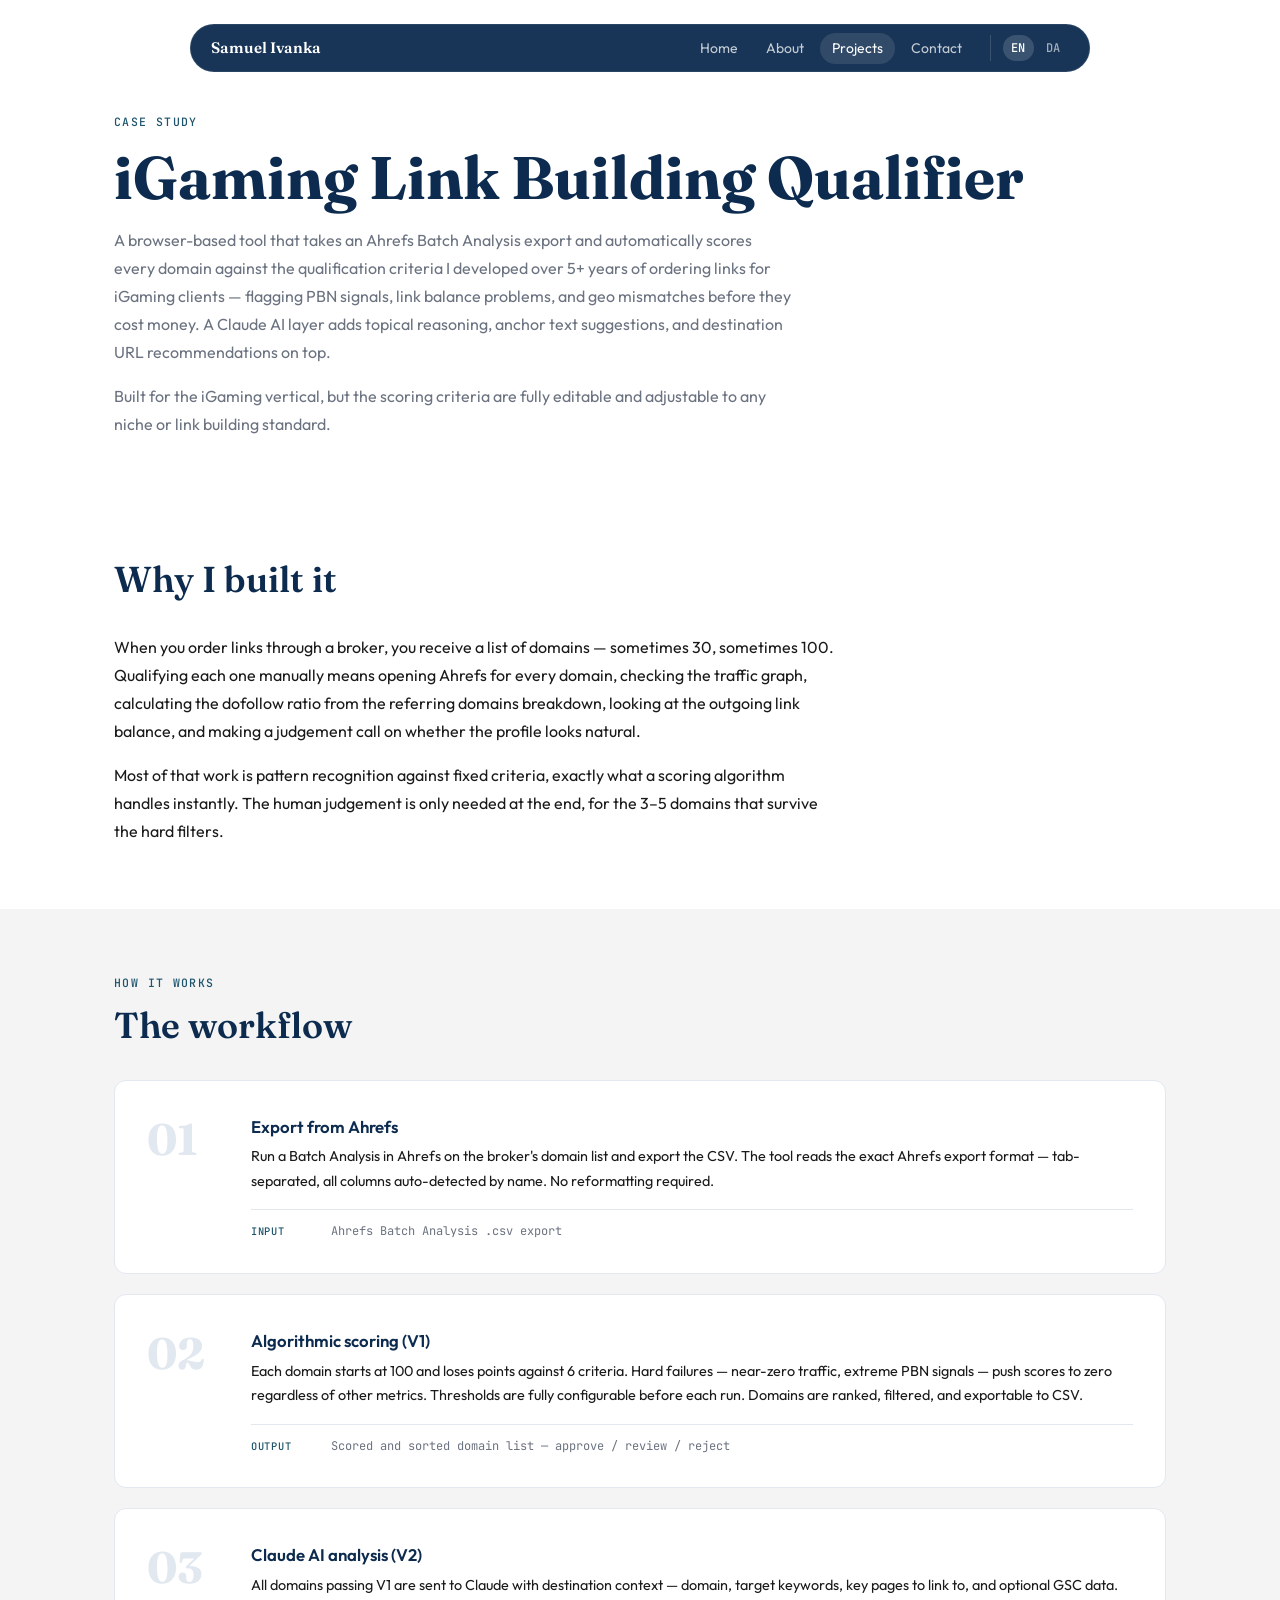
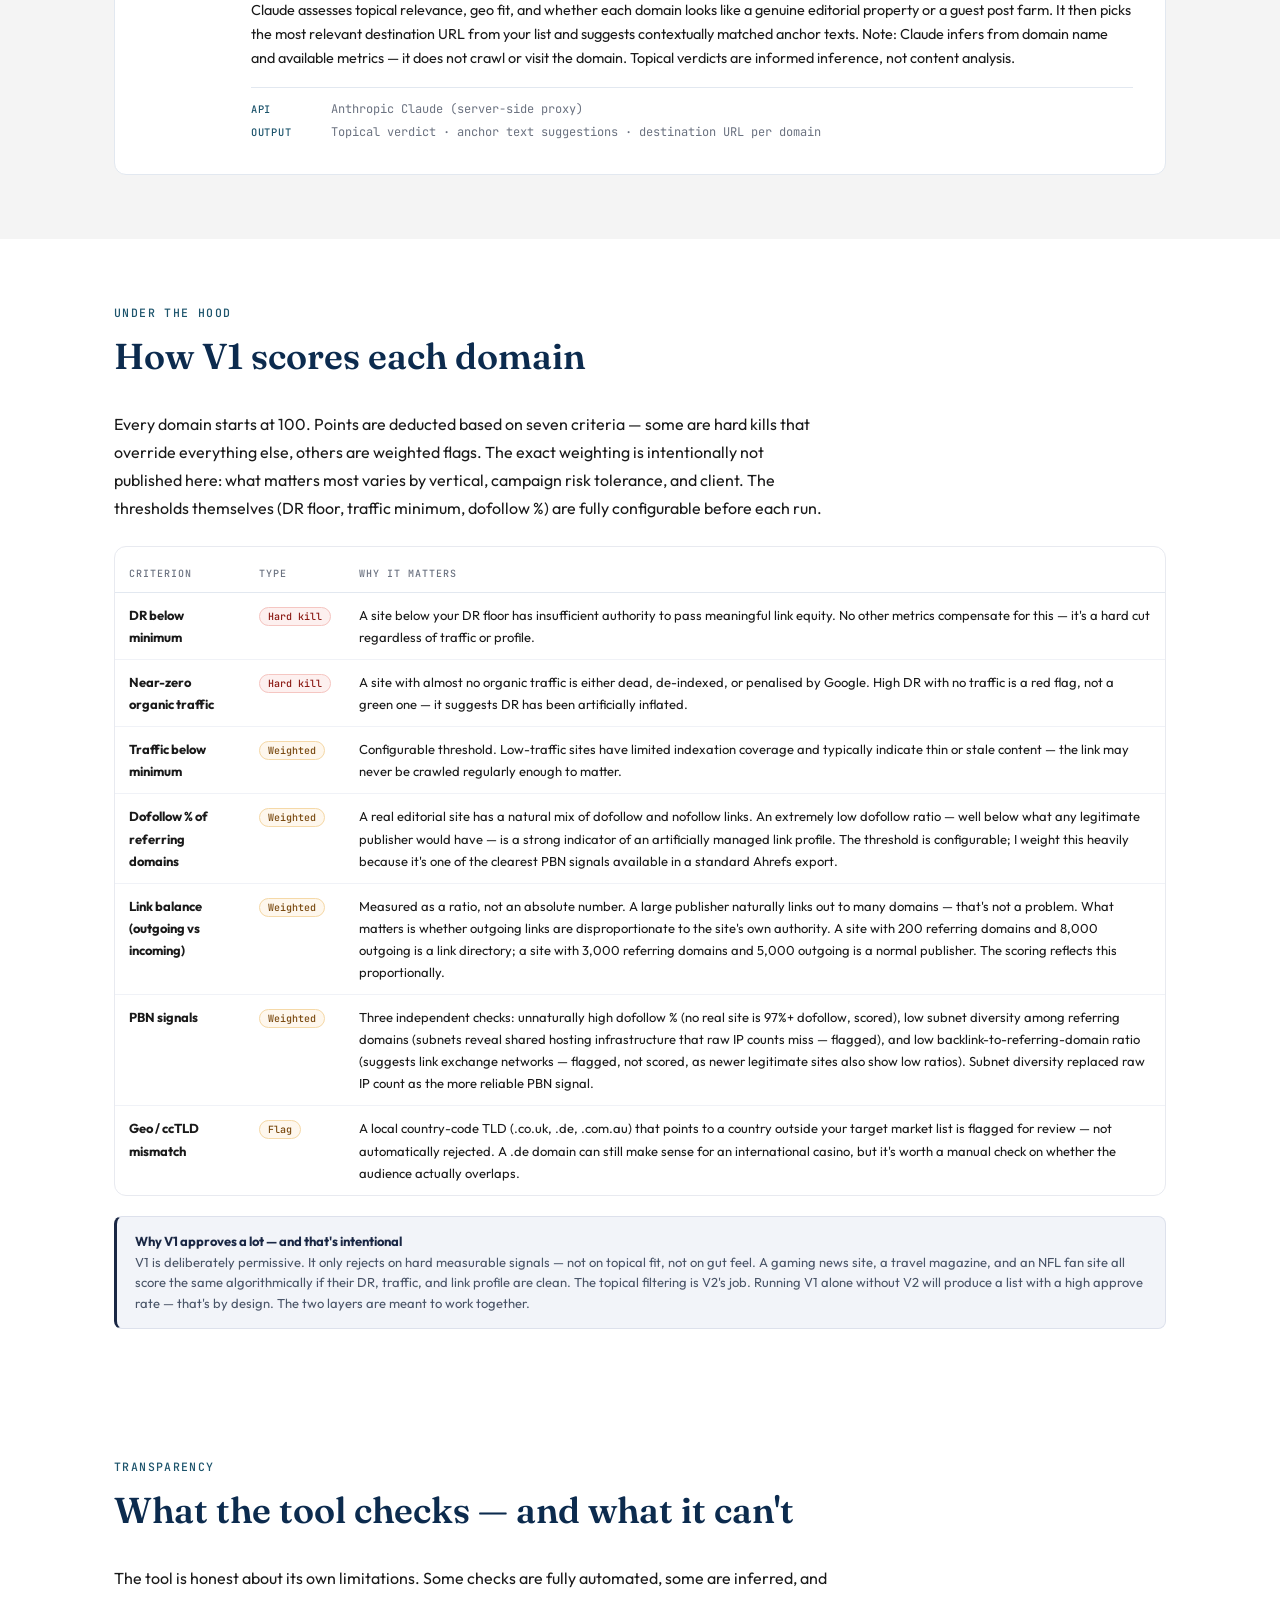
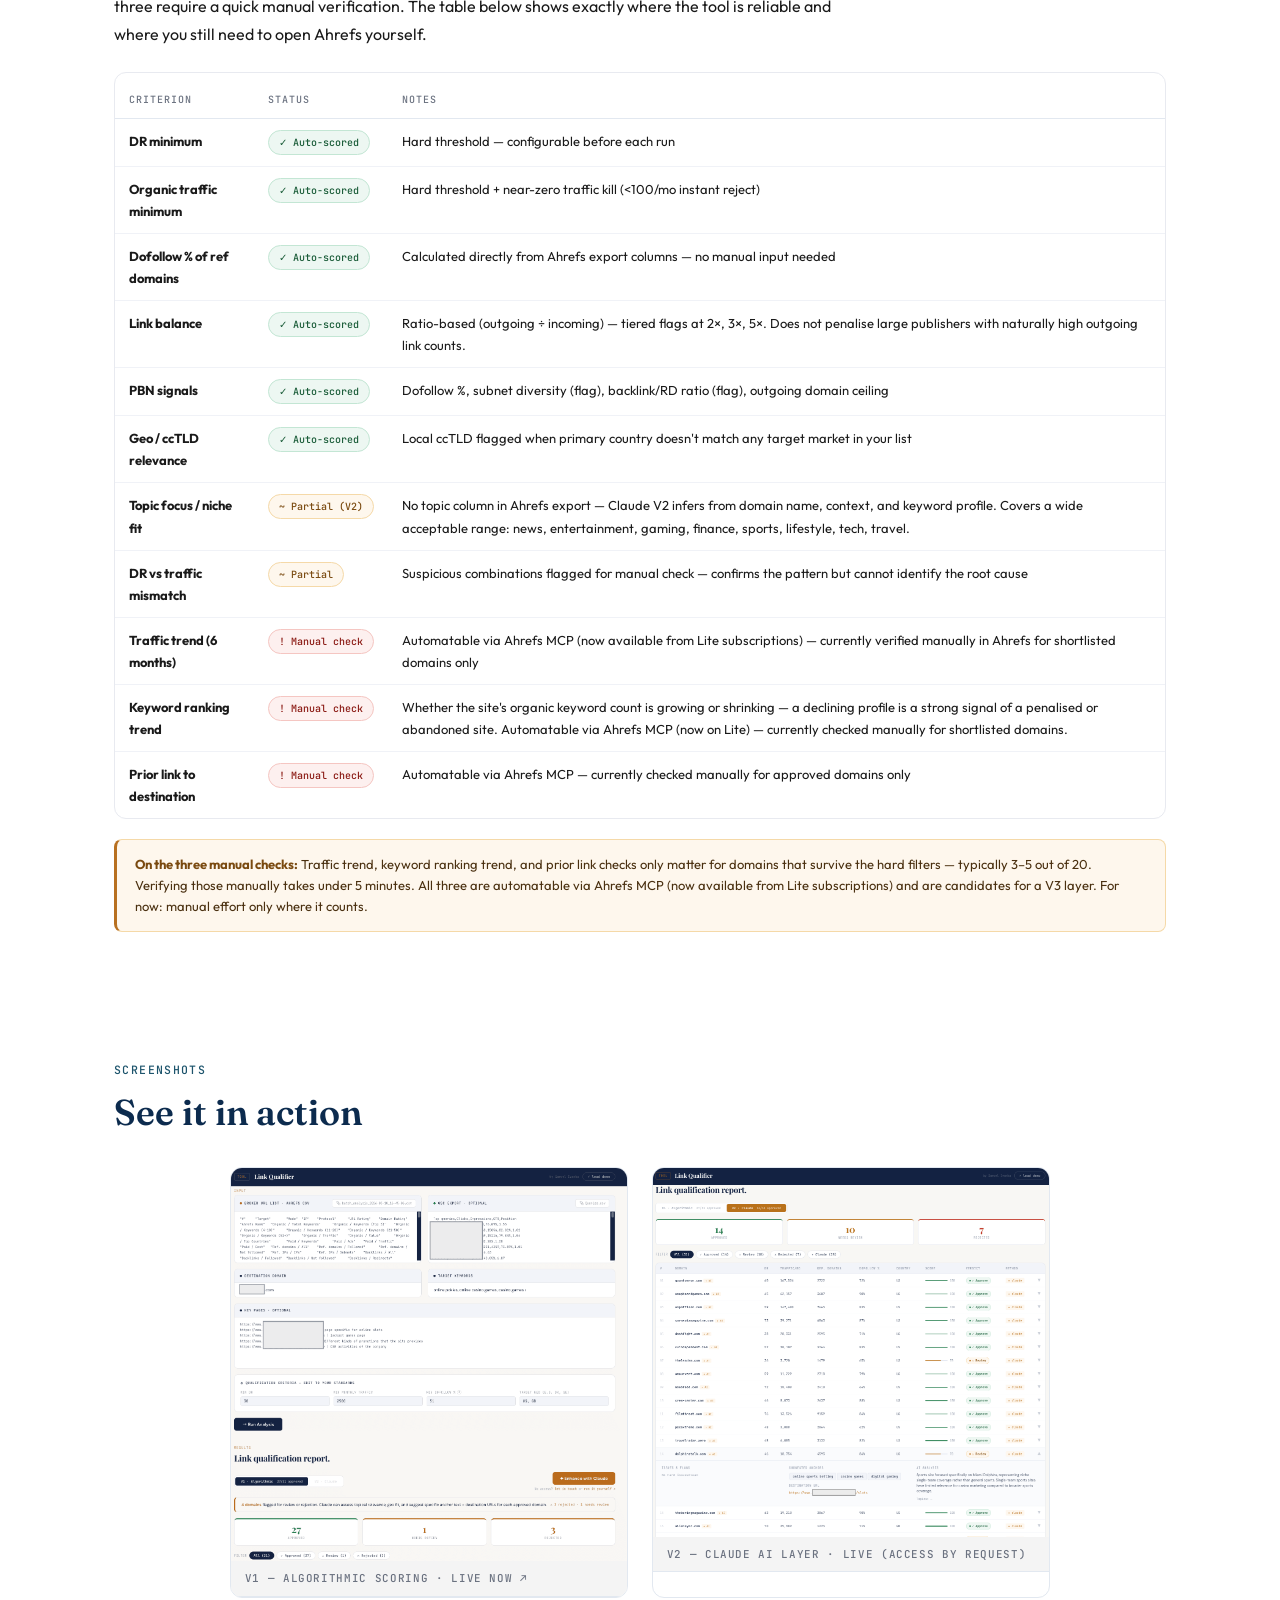
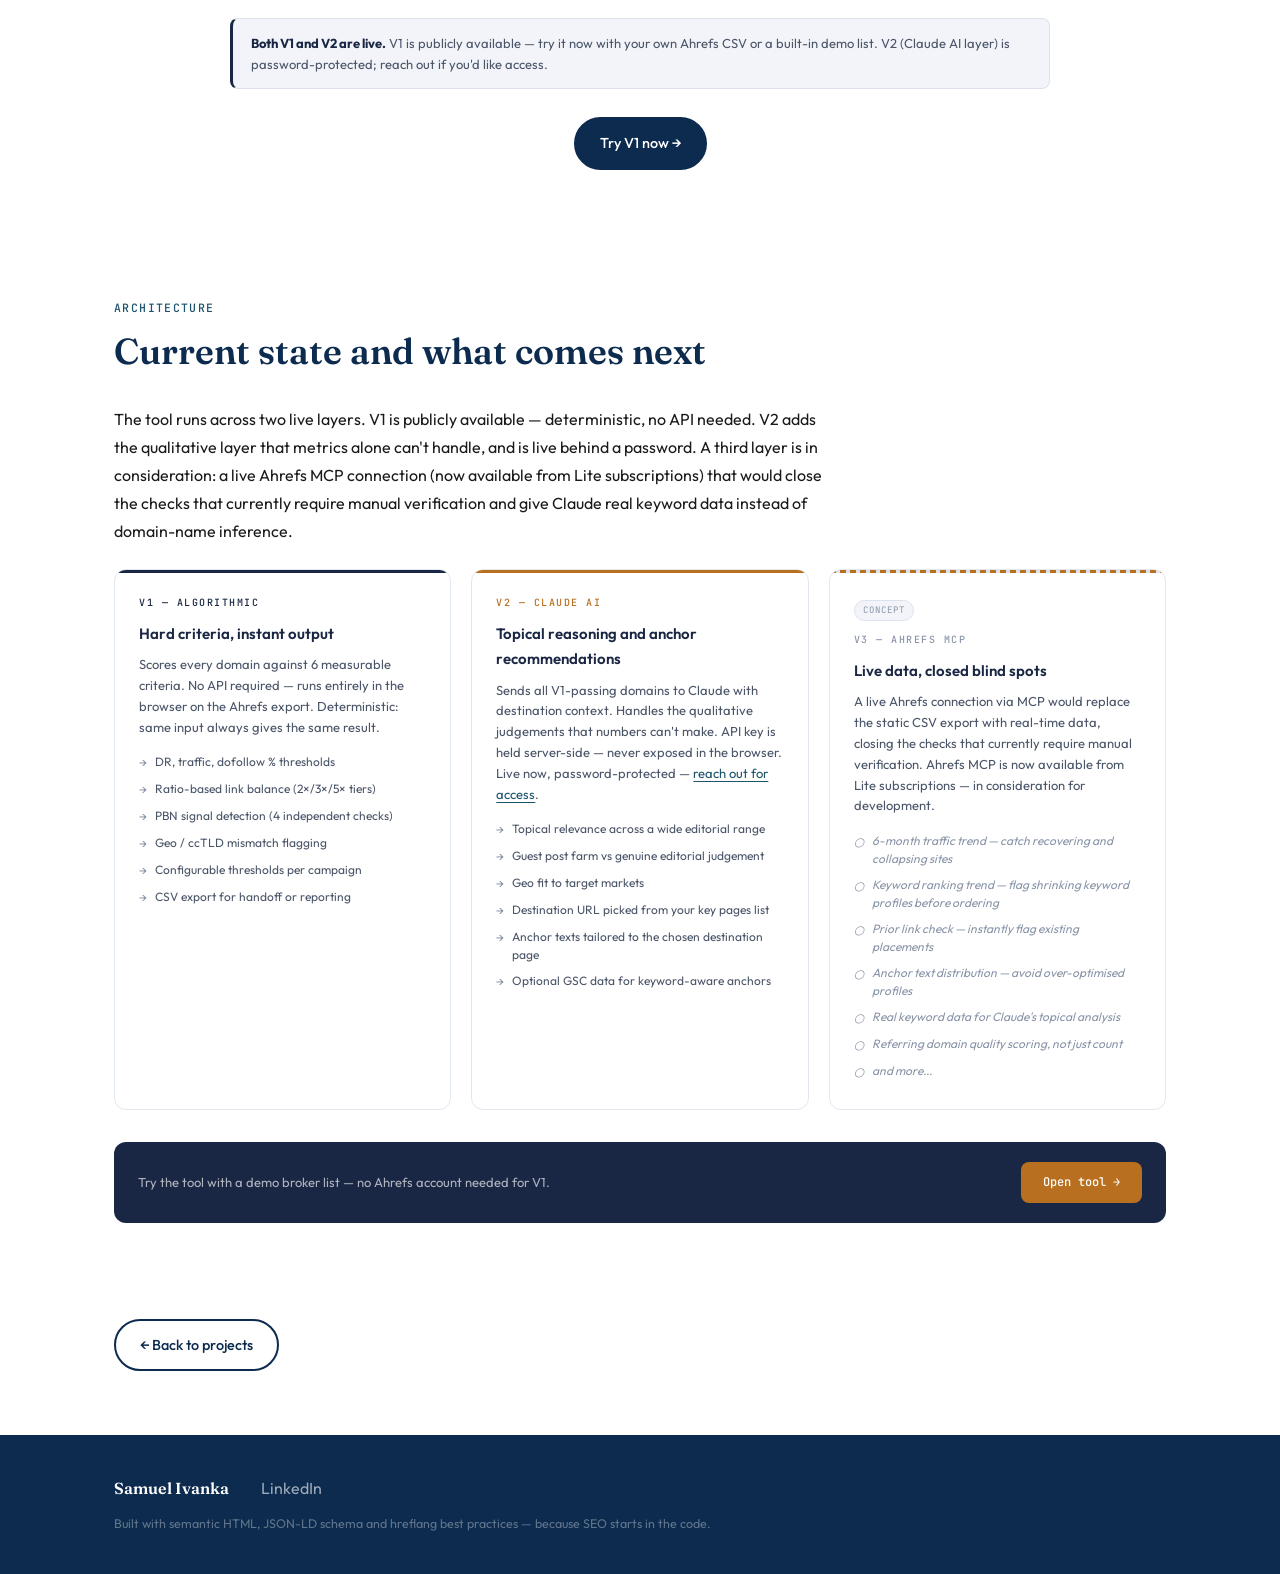
<file: projects/link-qualifier.html>
<!DOCTYPE html>
<html lang="en"
  data-title-en="Link Qualifier Tool - link building done faster"
  data-title-da="Link Qualifier Tool – hurtigere linkbuilding"
  data-desc-en="A browser-based tool that scores link building prospects from Ahrefs exports — algorithmic scoring plus a Claude AI layer, built from 5+ years of iGaming SEO experience."
  data-desc-da="Et browserbaseret værktøj, der scorer domæner fra Ahrefs eksporter — algoritmisk scoring kombineret med et Claude AI-lag, bygget på 5+ års iGaming SEO-erfaring.">
<head>
  <meta charset="UTF-8">
  <meta name="viewport" content="width=device-width, initial-scale=1.0">

  <title>Link Qualifier Tool - link building done faster</title>
  <meta name="description" lnag="en"    content="A browser-based tool that scores link building prospects from Ahrefs exports — algorithmic scoring plus a Claude AI layer, built from 5+ years of iGaming SEO experience.">
  <meta name="description" lang="da" content="Et browserbaseret værktøj, der scorer domæner fra Ahrefs eksporter — algoritmisk scoring kombineret med et Claude AI-lag, bygget på 5+ års iGaming SEO-erfaring.">

  <link rel="canonical" href="https://samuelivanka.github.io/projects/link-qualifier.html">

  <meta property="og:type"        content="article">
  <meta property="og:url"         content="https://samuelivanka.github.io/projects/link-qualifier.html">
  <meta property="og:title"       content="Link Qualifier Tool - link building done faster">
  <meta property="og:description" content="algorithmic scoring + Claude AI layer for qualifying link building prospects from Ahrefs exports. Built from 5+ years of iGaming SEO experience.">
  <meta property="og:locale"             content="en_GB">
  <meta property="og:locale:alternate"   content="da_DK">

  <meta name="twitter:card"        content="summary">
  <meta name="twitter:title"       content="Link Qualifier Tool - link building done faster">
  <meta name="twitter:description" content="algorithmic scoring + Claude AI for qualifying iGaming link prospects from Ahrefs exports.">

  <script>(function(){var l=localStorage.getItem('si-lang')||'en';document.documentElement.classList.add('lang-'+l);document.documentElement.lang=l;}());</script>

  <link rel="preconnect" href="https://fonts.googleapis.com">
  <link rel="preconnect" href="https://fonts.gstatic.com" crossorigin>
  <link rel="stylesheet" href="https://fonts.googleapis.com/css2?family=Fraunces:ital,opsz,wght@0,9..144,300;0,9..144,400;0,9..144,600;0,9..144,700;1,9..144,400&family=Outfit:wght@300;400;500;600&family=JetBrains+Mono:wght@400;500&display=swap">
  <link rel="stylesheet" href="../style.css">

  <script type="application/ld+json">
  {
    "@context": "https://schema.org",
    "@type": "SoftwareApplication",
    "name": "iGaming Link Building Qualifier",
    "url": "https://link-qualifier.vercel.app",
    "description": "Browser-based tool that qualifies link building prospects from Ahrefs batch exports — 6-criteria algorithmic scoring and a Claude AI topical layer, built from 4+ years of iGaming SEO experience.",
    "applicationCategory": "SEO Tool",
    "operatingSystem": "Any",
    "author": { "@id": "https://www.linkedin.com/in/samuel-ivanka/" },
    "featureList": [
      "Ahrefs Batch Analysis CSV parsing",
      "6-criteria algorithmic scoring",
      "Ratio-based link balance detection",
      "PBN signal detection: subnet diversity, dofollow %, backlink/RD ratio flag",
      "Geo and ccTLD relevance check",
      "Claude AI topical analysis and anchor text recommendations",
      "Key pages input for destination URL matching",
      "GSC keyword data integration",
      "CSV export"
    ]
  }
  </script>

  <style>
    .criteria-table { width: 100%; border-collapse: collapse; margin-top: 8px; }
    .criteria-table th {
      font-family: var(--font-mono); font-size: 10px; text-transform: uppercase;
      letter-spacing: 1px; color: var(--muted); padding: 10px 14px;
      border-bottom: 1px solid var(--rule); text-align: left; font-weight: 500;
    }
    .criteria-table td {
      padding: 11px 14px; font-size: 13px;
      border-bottom: 1px solid #f0f2f7; vertical-align: top;
    }
    .criteria-table tr:last-child td { border-bottom: none; }
    .criteria-table tr:hover td { background: #fafbfd; }

    .status-pill {
      display: inline-flex; align-items: center; gap: 5px;
      font-family: var(--font-mono); font-size: 10px; font-weight: 500;
      padding: 3px 10px; border-radius: 20px; white-space: nowrap;
    }
    .pill-auto    { background: #edf7f2; color: #1a5c38; border: 1px solid #c3e6d4; }
    .pill-partial { background: #fef7ed; color: #7a4a10; border: 1px solid #f5d9a8; }
    .pill-manual  { background: #fdf0ef; color: #8b1a14; border: 1px solid #f5c6c2; }

    .callout-note {
      border-radius: 8px; padding: 14px 18px; margin-top: 20px;
      font-size: 13px; line-height: 1.6;
    }
    .callout-note.amber {
      background: #fef7ed; border: 1px solid #f5d9a8; border-left: 3px solid #b87020;
      color: #4a3010;
    }
    .callout-note.amber strong { color: #7a4a10; }
    .callout-note.navy {
      background: #f2f4f9; border: 1px solid #dde1ec; border-left: 3px solid #1a2744;
      color: #4a5568;
    }
    .callout-note.navy strong { color: #1a2744; }

    .score-table { width: 100%; border-collapse: collapse; margin-top: 8px; }
    .score-table th {
      font-family: var(--font-mono); font-size: 10px; text-transform: uppercase;
      letter-spacing: 1px; color: var(--muted); padding: 10px 14px;
      border-bottom: 1px solid var(--rule); text-align: left; font-weight: 500;
    }
    .score-table td {
      padding: 11px 14px; font-size: 13px;
      border-bottom: 1px solid #f0f2f7; vertical-align: top;
    }
    .score-table tr:last-child td { border-bottom: none; }
    .score-table tr:hover td { background: #fafbfd; }
    .deduction { font-family: var(--font-mono); font-size: 10px; color: #8b1a14; font-weight: 500; background: #fdf0ef; border: 1px solid #f5c6c2; padding: 2px 8px; border-radius: 20px; white-space: nowrap; }
    .deduction-mild { font-family: var(--font-mono); font-size: 10px; color: #7a4a10; font-weight: 500; background: #fef7ed; border: 1px solid #f5d9a8; padding: 2px 8px; border-radius: 20px; white-space: nowrap; }

    .version-row { display: grid; grid-template-columns: 1fr 1fr 1fr; gap: 20px; margin-top: 24px; }
    .version-card {
      background: var(--white); border: 1px solid var(--rule);
      border-radius: 12px; padding: 24px; position: relative; overflow: hidden;
    }
    .version-card::before {
      content: ''; position: absolute; top: 0; left: 0; right: 0; height: 3px;
    }
    .version-card.v1::before { background: #1a2744; }
    .version-card.v2::before { background: #b87020; }
    .version-card.v3::before { background: repeating-linear-gradient(90deg,#b87020 0,#b87020 6px,#dde1ec 6px,#dde1ec 10px); }
    .version-tag {
      font-family: var(--font-mono); font-size: 10px; font-weight: 500;
      letter-spacing: 1.5px; text-transform: uppercase; margin-bottom: 10px;
    }
    .version-tag.v1 { color: #1a2744; }
    .version-tag.v2 { color: #b87020; }
    .version-tag.v3 { color: #8a95a8; }
    .version-card h4 { font-size: 15px; font-weight: 600; margin-bottom: 8px; color: #1a2744; }
    .version-card p  { font-size: 13px; color: #4a5568; line-height: 1.6; margin-bottom: 12px; }
    .version-list { list-style: none; padding: 0; margin: 0; }
    .version-list li {
      font-size: 12px; color: #4a5568; padding: 4px 0;
      display: flex; align-items: flex-start; gap: 8px; line-height: 1.5;
    }
    .version-list li::before { content: '→'; color: #8a95a8; flex-shrink: 0; margin-top: 1px; }
    .version-card.v3 .version-list li { color: #8a95a8; font-style: italic; }
    .version-card.v3 .version-list li::before { content: '○'; }
    .future-badge {
      display: inline-block; font-family: var(--font-mono); font-size: 9px;
      background: #f2f4f9; color: #8a95a8; border: 1px solid #dde1ec;
      padding: 2px 8px; border-radius: 20px; margin-bottom: 10px;
      letter-spacing: 1px; text-transform: uppercase;
    }

    .tool-link-bar {
      background: #1a2744; border-radius: 12px; padding: 20px 24px;
      display: flex; align-items: center; justify-content: space-between;
      margin-top: 32px; flex-wrap: wrap; gap: 12px;
    }
    .tool-link-bar p { color: rgba(255,255,255,0.65); font-size: 13px; margin: 0; }
    .tool-link-bar a {
      font-family: var(--font-mono); font-size: 12px; font-weight: 500;
      background: #b87020; color: #fff; padding: 10px 22px; border-radius: 8px;
      text-decoration: none; transition: background 0.2s; white-space: nowrap;
    }
    .tool-link-bar a:hover { background: #9a5e18; }

    .screenshot-placeholder {
      background: #f2f4f9; border: 1px solid #dde1ec; border-radius: 12px;
      padding: 48px 24px; text-align: center; margin-top: 24px;
      font-family: var(--font-mono); font-size: 11px; color: #8a95a8;
      letter-spacing: 1px; text-transform: uppercase;
    }

    @media (max-width: 860px) { .version-row { grid-template-columns: 1fr; } }

    .screenshots-grid {
      display: grid;
      grid-template-columns: 1fr 1fr;
      gap: 1.5rem;
      margin-top: 1.25rem;
    }
    .screenshot-link {
      display: block;
      text-decoration: none;
      border-radius: 12px;
      overflow: hidden;
      border: 1px solid var(--rule);
      transition: box-shadow 0.2s, transform 0.2s;
    }
    .screenshot-link:not(.screenshot-link--dim):hover {
      box-shadow: 0 6px 24px rgba(0,0,0,0.1);
      transform: translateY(-2px);
    }
    .screenshot-link img { width: 100%; height: auto; display: block; }
    .screenshot-label {
      display: block;
      font-family: var(--font-mono);
      font-size: 0.68rem;
      font-weight: 500;
      letter-spacing: 0.06em;
      text-transform: uppercase;
      color: var(--muted);
      padding: 0.5rem 0.85rem;
      background: var(--grey);
      border-bottom: 1px solid var(--rule);
    }
    .screenshot-link--dim { opacity: 0.55; cursor: default; }
    .screenshots-cta { text-align: center; margin-top: 1.75rem; }
    @media (max-width: 640px) { .screenshots-grid { grid-template-columns: 1fr; } }
  </style>
</head>
<body>

  <!-- ===================== NAV ===================== -->
  <div class="nav-wrapper">
    <nav class="pill-nav" aria-label="Main navigation">
      <a href="../index.html" class="nav-logo">Samuel Ivanka</a>
      <button class="nav-hamburger" aria-label="Menu" aria-expanded="false">
        <span></span><span></span><span></span>
      </button>
      <ul class="nav-links">
        <li><a href="../index.html"><span class="t-en">Home</span><span class="t-da">Hjem</span></a></li>
        <li><a href="../about.html"><span class="t-en">About</span><span class="t-da">Om mig</span></a></li>
        <li><a href="../projects.html"><span class="t-en">Projects</span><span class="t-da">Projekter</span></a></li>
        <li><a href="mailto:samuel.ivanka@gmail.com"><span class="t-en">Contact</span><span class="t-da">Kontakt</span></a></li>
      </ul>
      <div class="lang-toggle">
        <button class="lang-btn" data-lang="en" aria-label="Switch to English">EN</button>
        <button class="lang-btn" data-lang="da" aria-label="Skift til dansk">DA</button>
      </div>
    </nav>
  </div>

  <main>

    <!-- ===================== PAGE HEADER ===================== -->
    <section class="page-header">
      <div class="container">
        <span class="label">
          <span class="t-en">Case Study</span>
          <span class="t-da">Case Study</span>
        </span>
        <h1>
          <span class="t-en">iGaming Link Building Qualifier</span>
          <span class="t-da">iGaming Link Building Qualifier</span>
        </h1>
        <p class="intro t-en">A browser-based tool that takes an Ahrefs Batch Analysis export and automatically scores every domain against the qualification criteria I developed over 5+ years of ordering links for iGaming clients — flagging PBN signals, link balance problems, and geo mismatches before they cost money. A Claude AI layer adds topical reasoning, anchor text suggestions, and destination URL recommendations on top.</p>
        <p class="intro t-da">Et browserbaseret værktøj, der tager et Ahrefs Batch Analysis-eksport og automatisk scorer hvert domæne mod de kvalifikationskriterier, jeg har udviklet over 5+ års erfaring med at bestille links til iGaming-kunder — og flagger PBN-signaler, link balance-problemer og geo-mismatches, inden de koster penge. Et Claude AI-lag tilføjer topical reasoning, anchor text-forslag og destinations-URL-anbefalinger ovenpå.</p>

        <p class="intro t-en">Built for the iGaming vertical, but the scoring criteria are fully editable and adjustable to any niche or link building standard.</p>
        <p class="intro t-da">Bygget til iGaming-vertikalen, men scoreringskriterierne er fuldt redigerbare og kan tilpasses enhver niche eller link building-standard.</p>
      </div>
    </section>

    <!-- ===================== WHY I BUILT IT ===================== -->
    <section>
      <div class="container">
        <div class="section-header fade-up">
          <h2>
            <span class="t-en">Why I built it</span>
            <span class="t-da">Hvorfor jeg byggede det</span>
          </h2>
        </div>
        <div style="max-width:720px;">
          <p class="t-en fade-up">When you order links through a broker, you receive a list of domains — sometimes 30, sometimes 100. Qualifying each one manually means opening Ahrefs for every domain, checking the traffic graph, calculating the dofollow ratio from the referring domains breakdown, looking at the outgoing link balance, and making a judgement call on whether the profile looks natural.</p>
          <p class="t-da fade-up">Når du bestiller links via en broker, modtager du en liste over domæner — nogle gange 30, nogle gange 100. At kvalificere hvert domæne manuelt betyder at åbne Ahrefs for hvert domæne, tjekke trafikgrafen, beregne dofollow-ratio fra referring domains, kigge på outgoing link balance og vurdere, om profilen ser naturlig ud.</p>
          <p class="t-en fade-up">Most of that work is pattern recognition against fixed criteria, exactly what a scoring algorithm handles instantly. The human judgement is only needed at the end, for the 3–5 domains that survive the hard filters.</p>
          <p class="t-da fade-up">Det meste af det arbejde er mønstergenkendelse mod faste kriterier, præcis hvad en scoringsalgoritme håndterer øjeblikkeligt. Den menneskelige vurdering er kun nødvendig til sidst, for de 3–5 domæner, der overlever de hårde filtre.</p>
        </div>
      </div>
    </section>

    <!-- ===================== HOW IT WORKS ===================== -->
    <section class="pipeline-section">
      <div class="container">
        <div class="section-header fade-up">
          <span class="label">
            <span class="t-en">How it works</span>
            <span class="t-da">Sådan fungerer det</span>
          </span>
          <h2>
            <span class="t-en">The workflow</span>
            <span class="t-da">Arbejdsgangen</span>
          </h2>
        </div>

        <div class="pipeline-full">

          <article class="pipeline-step" data-delay="0">
            <div class="pipeline-step-num">01</div>
            <div>
              <div class="pipeline-step-name">
                <span class="t-en">Export from Ahrefs</span>
                <span class="t-da">Eksportér fra Ahrefs</span>
              </div>
              <p class="pipeline-step-desc t-en">Run a Batch Analysis in Ahrefs on the broker's domain list and export the CSV. The tool reads the exact Ahrefs export format — tab-separated, all columns auto-detected by name. No reformatting required.</p>
              <p class="pipeline-step-desc t-da">Kør en Batch Analysis i Ahrefs på brokerens domæneliste og eksportér CSV'en. Værktøjet læser det præcise Ahrefs-eksportformat — tab-separeret, alle kolonner auto-detekteres efter navn. Ingen reformatering nødvendig.</p>
              <div class="pipeline-step-meta">
                <div class="meta-row">
                  <span class="meta-label">Input</span>
                  <span class="meta-value t-en">Ahrefs Batch Analysis .csv export</span>
                  <span class="meta-value t-da">Ahrefs Batch Analysis .csv-eksport</span>
                </div>
              </div>
            </div>
          </article>

          <article class="pipeline-step" data-delay="150">
            <div class="pipeline-step-num">02</div>
            <div>
              <div class="pipeline-step-name">
                <span class="t-en">Algorithmic scoring (V1)</span>
                <span class="t-da">Algoritmisk scoring (V1)</span>
              </div>
              <p class="pipeline-step-desc t-en">Each domain starts at 100 and loses points against 6 criteria. Hard failures — near-zero traffic, extreme PBN signals — push scores to zero regardless of other metrics. Thresholds are fully configurable before each run. Domains are ranked, filtered, and exportable to CSV.</p>
              <p class="pipeline-step-desc t-da">Hvert domæne starter på 100 og mister point mod 6 kriterier. Hårde fejl — nær-nul trafik, ekstreme PBN-signaler — trækker scores til nul uanset andre metrikker. Grænseværdier er fuldt konfigurerbare. Domæner rangeres, filtreres og kan eksporteres til CSV.</p>
              <div class="pipeline-step-meta">
                <div class="meta-row">
                  <span class="meta-label">Output</span>
                  <span class="meta-value t-en">Scored and sorted domain list — approve / review / reject</span>
                  <span class="meta-value t-da">Scoret og sorteret domæneliste — godkend / gennemgå / afvis</span>
                </div>
              </div>
            </div>
          </article>

          <article class="pipeline-step" data-delay="300">
            <div class="pipeline-step-num">03</div>
            <div>
              <div class="pipeline-step-name">
                <span class="t-en">Claude AI analysis (V2)</span>
                <span class="t-da">Claude AI-analyse (V2)</span>
              </div>
              <p class="pipeline-step-desc t-en">All domains passing V1 are sent to Claude with destination context — domain, target keywords, key pages to link to, and optional GSC data. Claude assesses topical relevance, geo fit, and whether each domain looks like a genuine editorial property or a guest post farm. It then picks the most relevant destination URL from your list and suggests contextually matched anchor texts. Note: Claude infers from domain name and available metrics — it does not crawl or visit the domain. Topical verdicts are informed inference, not content analysis.</p>
              <p class="pipeline-step-desc t-da">Alle domæner der består V1 sendes til Claude med destinationskontekst — domæne, målsøgeord, key pages og valgfri GSC-data. Claude vurderer topical relevans, geo-match og om domænet ligner en ægte redaktionel side. Det vælger derefter den mest relevante destinations-URL fra din liste og foreslår kontekstuelt matchede anchor texts. Bemærk: Claude udleder fra domænenavn og tilgængelige metrikker — det crawler eller besøger ikke domænet. Topical verdikter er informerede antagelser, ikke indholdsanalyse.</p>
              <div class="pipeline-step-meta">
                <div class="meta-row">
                  <span class="meta-label">API</span>
                  <span class="meta-value">Anthropic Claude (server-side proxy)</span>
                </div>
                <div class="meta-row">
                  <span class="meta-label">Output</span>
                  <span class="meta-value t-en">Topical verdict · anchor text suggestions · destination URL per domain</span>
                  <span class="meta-value t-da">Topical verdict · anchor text forslag · destinations-URL per domæne</span>
                </div>
              </div>
            </div>
          </article>

        </div>
      </div>
    </section>

    <!-- ===================== V1 SCORING BREAKDOWN ===================== -->
    <section>
      <div class="container">
        <div class="section-header fade-up">
          <span class="label">
            <span class="t-en">Under the hood</span>
            <span class="t-da">Under motorhjelmen</span>
          </span>
          <h2>
            <span class="t-en">How V1 scores each domain</span>
            <span class="t-da">Sådan scorer V1 hvert domæne</span>
          </h2>
        </div>

        <div style="max-width:720px;" class="fade-up">
          <p class="t-en">Every domain starts at 100. Points are deducted based on seven criteria — some are hard kills that override everything else, others are weighted flags. The exact weighting is intentionally not published here: what matters most varies by vertical, campaign risk tolerance, and client. The thresholds themselves (DR floor, traffic minimum, dofollow %) are fully configurable before each run.</p>
          <p class="t-da">Hvert domæne starter på 100. Point fradrages baseret på syv kriterier — nogle er hårde kills der tilsidesætter alt andet, andre er vægtede flag. Den præcise vægtning er bevidst ikke offentliggjort her: hvad der vejer mest varierer efter vertikal, kampagnens risikoappetit og klient. Grænseværdierne (DR-gulv, trafik-minimum, dofollow %) er fuldt konfigurerbare før hvert kørsel.</p>
        </div>

        <div style="background:var(--white,#fff); border:1px solid var(--border,#e8eaf0); border-radius:12px; overflow:hidden; margin-top:24px;" class="fade-up">
          <table class="score-table">
            <thead>
              <tr>
                <th><span class="t-en">Criterion</span><span class="t-da">Kriterium</span></th>
                <th><span class="t-en">Type</span><span class="t-da">Type</span></th>
                <th><span class="t-en">Why it matters</span><span class="t-da">Hvorfor det betyder noget</span></th>
              </tr>
            </thead>
            <tbody>
              <tr>
                <td><strong><span class="t-en">DR below minimum</span><span class="t-da">DR under minimum</span></strong></td>
                <td><span class="deduction">Hard kill</span></td>
                <td>
                  <span class="t-en">A site below your DR floor has insufficient authority to pass meaningful link equity. No other metrics compensate for this — it's a hard cut regardless of traffic or profile.</span>
                  <span class="t-da">Et site under din DR-grænse har utilstrækkelig autoritet til at overføre meningsfuld link equity. Ingen andre metrikker kompenserer for dette — det er en hård cut uanset trafik eller profil.</span>
                </td>
              </tr>
              <tr>
                <td><strong><span class="t-en">Near-zero organic traffic</span><span class="t-da">Nær-nul organisk trafik</span></strong></td>
                <td><span class="deduction">Hard kill</span></td>
                <td>
                  <span class="t-en">A site with almost no organic traffic is either dead, de-indexed, or penalised by Google. High DR with no traffic is a red flag, not a green one — it suggests DR has been artificially inflated.</span>
                  <span class="t-da">Et site med næsten ingen organisk trafik er enten dødt, de-indekseret eller straffet af Google. Høj DR med ingen trafik er et rødt flag — det tyder på kunstigt oppustet DR.</span>
                </td>
              </tr>
              <tr>
                <td><strong><span class="t-en">Traffic below minimum</span><span class="t-da">Trafik under minimum</span></strong></td>
                <td><span class="deduction-mild">Weighted</span></td>
                <td>
                  <span class="t-en">Configurable threshold. Low-traffic sites have limited indexation coverage and typically indicate thin or stale content — the link may never be crawled regularly enough to matter.</span>
                  <span class="t-da">Konfigurerbar grænse. Lav-trafik-sites har begrænset indekseringsdækning og indikerer typisk tyndt eller forældet indhold — linket bliver måske aldrig crawlet regelmæssigt nok til at betyde noget.</span>
                </td>
              </tr>
              <tr>
                <td><strong><span class="t-en">Dofollow % of referring domains</span><span class="t-da">Dofollow % af referring domains</span></strong></td>
                <td><span class="deduction-mild">Weighted</span></td>
                <td>
                  <span class="t-en">A real editorial site has a natural mix of dofollow and nofollow links. An extremely low dofollow ratio — well below what any legitimate publisher would have — is a strong indicator of an artificially managed link profile. The threshold is configurable; I weight this heavily because it's one of the clearest PBN signals available in a standard Ahrefs export.</span>
                  <span class="t-da">Et ægte redaktionelt site har en naturlig blanding af dofollow og nofollow links. En ekstremt lav dofollow-ratio — langt under hvad enhver legitim udgiver ville have — er et stærkt tegn på et kunstigt håndteret linkprofil. Grænsen er konfigurerbar; jeg vægter dette højt, da det er et af de klareste PBN-signaler tilgængeligt i et standard Ahrefs-eksport.</span>
                </td>
              </tr>
              <tr>
                <td><strong><span class="t-en">Link balance (outgoing vs incoming)</span><span class="t-da">Link balance (udgående vs indgående)</span></strong></td>
                <td><span class="deduction-mild">Weighted</span></td>
                <td>
                  <span class="t-en">Measured as a ratio, not an absolute number. A large publisher naturally links out to many domains — that's not a problem. What matters is whether outgoing links are disproportionate to the site's own authority. A site with 200 referring domains and 8,000 outgoing is a link directory; a site with 3,000 referring domains and 5,000 outgoing is a normal publisher. The scoring reflects this proportionally.</span>
                  <span class="t-da">Måles som en ratio, ikke et absolut tal. En stor udgiver linker naturligvis til mange domæner — det er ikke et problem. Det der betyder noget er, om udgående links er uforholdsmæssige i forhold til sitets egen autoritet. Et site med 200 referring domains og 8.000 udgående er en link-directory; et site med 3.000 referring og 5.000 udgående er en normal udgiver.</span>
                </td>
              </tr>
              <tr>
                <td><strong><span class="t-en">PBN signals</span><span class="t-da">PBN-signaler</span></strong></td>
                <td><span class="deduction-mild">Weighted</span></td>
                <td>
                  <span class="t-en">Three independent checks: unnaturally high dofollow % (no real site is 97%+ dofollow, scored), low subnet diversity among referring domains (subnets reveal shared hosting infrastructure that raw IP counts miss — flagged), and low backlink-to-referring-domain ratio (suggests link exchange networks — flagged, not scored, as newer legitimate sites also show low ratios). Subnet diversity replaced raw IP count as the more reliable PBN signal.</span>
                  <span class="t-da">Tre uafhængige tjek: unaturligt høj dofollow % (intet rigtigt site er 97%+ dofollow, scores), lav subnet-diversitet (subnets afslører delt hosting-infrastruktur som rå IP-antal ikke fanger — markeres som flag), og lav backlink/referring domain-ratio (tyder på linkudveksling — markeres som flag, ikke score, da nyere legitime sites også viser lave ratioer). Subnet-diversitet erstattede rå IP-antal som det mere pålidelige PBN-signal.</span>
                </td>
              </tr>
              <tr>
                <td><strong><span class="t-en">Geo / ccTLD mismatch</span><span class="t-da">Geo / ccTLD-mismatch</span></strong></td>
                <td><span class="deduction-mild">Flag</span></td>
                <td>
                  <span class="t-en">A local country-code TLD (.co.uk, .de, .com.au) that points to a country outside your target market list is flagged for review — not automatically rejected. A .de domain can still make sense for an international casino, but it's worth a manual check on whether the audience actually overlaps.</span>
                  <span class="t-da">Et lokalt landekode-TLD (.co.uk, .de, .com.au) der peger på et land uden for din målmarkedsliste markeres til gennemgang — afvises ikke automatisk. Et .de-domæne kan stadig give mening for et internationalt casino, men det er værd at tjekke manuelt om målgruppen faktisk overlapper.</span>
                </td>
              </tr>
            </tbody>
          </table>
        </div>

        <div class="callout-note navy fade-up">
          <strong><span class="t-en">Why V1 approves a lot — and that's intentional</span><span class="t-da">Hvorfor V1 godkender meget — og det er bevidst</span></strong><br>
          <span class="t-en">V1 is deliberately permissive. It only rejects on hard measurable signals — not on topical fit, not on gut feel. A gaming news site, a travel magazine, and an NFL fan site all score the same algorithmically if their DR, traffic, and link profile are clean. The topical filtering is V2's job. Running V1 alone without V2 will produce a list with a high approve rate — that's by design. The two layers are meant to work together.</span>
          <span class="t-da">V1 er bevidst tilladt. Det afviser kun på hårde målbare signaler — ikke på topical fit, ikke på mavefornemmelse. Et gaming-nyhedssite, et rejsemagasin og et NFL-fansite scorer det samme algoritmisk, hvis deres DR, trafik og linkprofil er rene. Topical filtrering er V2's opgave. At køre V1 alene uden V2 producerer en liste med høj godkendelsesrate — det er bevidst. De to lag er meningen at fungere sammen.</span>
        </div>

      </div>
    </section>

    <!-- ===================== CRITERIA COVERAGE ===================== -->
    <section>
      <div class="container">
        <div class="section-header fade-up">
          <span class="label">
            <span class="t-en">Transparency</span>
            <span class="t-da">Transparens</span>
          </span>
          <h2>
            <span class="t-en">What the tool checks — and what it can't</span>
            <span class="t-da">Hvad værktøjet tjekker — og hvad det ikke kan</span>
          </h2>
        </div>

        <div style="max-width:720px;" class="fade-up">
          <p class="t-en">The tool is honest about its own limitations. Some checks are fully automated, some are inferred, and three require a quick manual verification. The table below shows exactly where the tool is reliable and where you still need to open Ahrefs yourself.</p>
          <p class="t-da">Værktøjet er ærligt om sine egne begrænsninger. Nogle tjek er fuldt automatiserede, nogle er udledt, og tre kræver hurtig manuel verifikation. Tabellen nedenfor viser præcis, hvor værktøjet er pålideligt, og hvor du stadig skal åbne Ahrefs selv.</p>
        </div>

        <div style="background:var(--white,#fff); border:1px solid var(--border,#e8eaf0); border-radius:12px; overflow:hidden; margin-top:24px;" class="fade-up">
          <table class="criteria-table">
            <thead>
              <tr>
                <th><span class="t-en">Criterion</span><span class="t-da">Kriterium</span></th>
                <th><span class="t-en">Status</span><span class="t-da">Status</span></th>
                <th class="t-en">Notes</th>
                <th class="t-da">Bemærkninger</th>
              </tr>
            </thead>
            <tbody>
              <tr>
                <td><strong>DR minimum</strong></td>
                <td><span class="status-pill pill-auto">✓ Auto-scored</span></td>
                <td class="t-en">Hard threshold — configurable before each run</td>
                <td class="t-da">Hård grænse — kan konfigureres før hvert kørsel</td>
              </tr>
              <tr>
                <td><strong><span class="t-en">Organic traffic minimum</span><span class="t-da">Organisk trafik minimum</span></strong></td>
                <td><span class="status-pill pill-auto">✓ Auto-scored</span></td>
                <td class="t-en">Hard threshold + near-zero traffic kill (&lt;100/mo instant reject)</td>
                <td class="t-da">Hård grænse + nær-nul trafik-kill (&lt;100/mo øjeblikkelig afvisning)</td>
              </tr>
              <tr>
                <td><strong><span class="t-en">Dofollow % of ref domains</span><span class="t-da">Dofollow % af ref domains</span></strong></td>
                <td><span class="status-pill pill-auto">✓ Auto-scored</span></td>
                <td class="t-en">Calculated directly from Ahrefs export columns — no manual input needed</td>
                <td class="t-da">Beregnes direkte fra Ahrefs-eksportkolonner — ingen manuel input nødvendig</td>
              </tr>
              <tr>
                <td><strong><span class="t-en">Link balance</span><span class="t-da">Link balance</span></strong></td>
                <td><span class="status-pill pill-auto">✓ Auto-scored</span></td>
                <td class="t-en">Ratio-based (outgoing ÷ incoming) — tiered flags at 2×, 3×, 5×. Does not penalise large publishers with naturally high outgoing link counts.</td>
                <td class="t-da">Ratiobaseret (udgående ÷ indgående) — trinvise flags ved 2×, 3×, 5×. Straffer ikke store udgivere med naturligt høje udgående linktal.</td>
              </tr>
              <tr>
                <td><strong><span class="t-en">PBN signals</span><span class="t-da">PBN-signaler</span></strong></td>
                <td><span class="status-pill pill-auto">✓ Auto-scored</span></td>
                <td class="t-en">Dofollow %, subnet diversity (flag), backlink/RD ratio (flag), outgoing domain ceiling</td>
                <td class="t-da">Dofollow %, subnet-diversitet (flag), backlink/RD ratio (flag), outgoing domain-loft</td>
              </tr>
              <tr>
                <td><strong><span class="t-en">Geo / ccTLD relevance</span><span class="t-da">Geo / ccTLD relevans</span></strong></td>
                <td><span class="status-pill pill-auto">✓ Auto-scored</span></td>
                <td class="t-en">Local ccTLD flagged when primary country doesn't match any target market in your list</td>
                <td class="t-da">Lokalt ccTLD markeres, når primært land ikke matcher nogen målmarked på din liste</td>
              </tr>
              <tr>
                <td><strong><span class="t-en">Topic focus / niche fit</span><span class="t-da">Topisk fokus / nicherelevans</span></strong></td>
                <td><span class="status-pill pill-partial">~ Partial (V2)</span></td>
                <td class="t-en">No topic column in Ahrefs export — Claude V2 infers from domain name, context, and keyword profile. Covers a wide acceptable range: news, entertainment, gaming, finance, sports, lifestyle, tech, travel.</td>
                <td class="t-da">Ingen emnekolonne i Ahrefs-eksport — Claude V2 udleder fra domænenavn, kontekst og søgeordsprofil. Dækker et bredt acceptabelt spektrum: nyheder, underholdning, gaming, finans, sport, livsstil, tech, rejser.</td>
              </tr>
              <tr>
                <td><strong><span class="t-en">DR vs traffic mismatch</span><span class="t-da">DR vs trafik-mismatch</span></strong></td>
                <td><span class="status-pill pill-partial">~ Partial</span></td>
                <td class="t-en">Suspicious combinations flagged for manual check — confirms the pattern but cannot identify the root cause</td>
                <td class="t-da">Mistænkelige kombinationer markeres til manuel tjek — bekræfter mønsteret men kan ikke identificere årsagen</td>
              </tr>
              <tr>
                <td><strong><span class="t-en">Traffic trend (6 months)</span><span class="t-da">Trafiktrendanalyse (6 måneder)</span></strong></td>
                <td><span class="status-pill pill-manual">! Manual check</span></td>
                <td class="t-en">Automatable via Ahrefs MCP (now available from Lite subscriptions) — currently verified manually in Ahrefs for shortlisted domains only</td>
                <td class="t-da">Kan automatiseres via Ahrefs MCP (nu tilgængeligt fra Lite-abonnementer) — verificeres i øjeblikket manuelt i Ahrefs kun for shortlistede domæner</td>
              </tr>
              <tr>
                <td><strong><span class="t-en">Keyword ranking trend</span><span class="t-da">Søgeordsrankering-trend</span></strong></td>
                <td><span class="status-pill pill-manual">! Manual check</span></td>
                <td class="t-en">Whether the site's organic keyword count is growing or shrinking — a declining profile is a strong signal of a penalised or abandoned site. Automatable via Ahrefs MCP (now on Lite) — currently checked manually for shortlisted domains.</td>
                <td class="t-da">Om sitets organiske søgeordsantal vokser eller skrumper — en faldende profil er et stærkt signal om et straffet eller forladt site. Kan automatiseres via Ahrefs MCP (nu på Lite) — tjekkes i øjeblikket manuelt for shortlistede domæner.</td>
              </tr>
              <tr>
                <td><strong><span class="t-en">Prior link to destination</span><span class="t-da">Tidligere link til destination</span></strong></td>
                <td><span class="status-pill pill-manual">! Manual check</span></td>
                <td class="t-en">Automatable via Ahrefs MCP — currently checked manually for approved domains only</td>
                <td class="t-da">Kan automatiseres via Ahrefs MCP — tjekkes i øjeblikket manuelt kun for godkendte domæner</td>
              </tr>
            </tbody>
          </table>
        </div>

        <div class="callout-note amber fade-up">
          <strong><span class="t-en">On the three manual checks:</span><span class="t-da">Om de tre manuelle tjek:</span></strong>
          <span class="t-en"> Traffic trend, keyword ranking trend, and prior link checks only matter for domains that survive the hard filters — typically 3–5 out of 20. Verifying those manually takes under 5 minutes. All three are automatable via Ahrefs MCP (now available from Lite subscriptions) and are candidates for a V3 layer. For now: manual effort only where it counts.</span>
          <span class="t-da"> Trafik-trend, søgeordsrankering-trend og prior link-tjek er kun relevante for domæner, der overlever de hårde filtre — typisk 3–5 ud af 20. At verificere disse manuelt tager under 5 minutter. Alle tre kan automatiseres via Ahrefs MCP (nu tilgængeligt fra Lite-abonnementer) og er kandidater til et V3-lag. For nu: manuel indsats kun, hvor det tæller.</span>
        </div>

      </div>
    </section>

    <!-- ===================== SEE IT IN ACTION ===================== -->
    <section>
      <div class="container">
        <div class="section-header fade-up">
          <span class="label">
            <span class="t-en">Screenshots</span>
            <span class="t-da">Screenshots</span>
          </span>
          <h2>
            <span class="t-en">See it in action</span>
            <span class="t-da">Se det i aktion</span>
          </h2>
        </div>

        <div class="screenshots-grid fade-up" style="max-width:820px; margin-left:auto; margin-right:auto;">

          <!-- V1 — live, links to tool -->
          <a href="https://link-qualifier.vercel.app" target="_blank" rel="noopener" class="screenshot-link">
            <img src="../assets/V1_version-link_qualifier.png" alt="Link Building Qualifier V1 — algorithmic scoring interface showing domain list with DR, traffic and score columns" loading="lazy">
            <span class="screenshot-label">
              <span class="t-en">V1 — Algorithmic scoring · Live now ↗</span>
              <span class="t-da">V1 — Algoritmisk scoring · Live nu ↗</span>
            </span>
          </a>

          <!-- V2 — live but password-protected -->
          <span class="screenshot-link" role="img" aria-label="V2 Claude AI layer — live, access by request">
            <img src="../assets/V2_version-link_qualifier.png" alt="Link Building Qualifier V2 — Claude AI topical analysis layer" loading="lazy">
            <span class="screenshot-label">
              <span class="t-en">V2 — Claude AI layer · Live (access by request)</span>
              <span class="t-da">V2 — Claude AI-lag · Live (adgang på forespørgsel)</span>
            </span>
          </span>

        </div>

        <div class="callout-note navy fade-up" style="max-width:820px; margin-left:auto; margin-right:auto; margin-top:1.25rem;">
          <strong><span class="t-en">Both V1 and V2 are live.</span><span class="t-da">Både V1 og V2 er live.</span></strong>
          <span class="t-en"> V1 is publicly available — try it now with your own Ahrefs CSV or a built-in demo list. V2 (Claude AI layer) is password-protected; reach out if you'd like access.</span>
          <span class="t-da"> V1 er offentligt tilgængeligt — prøv det nu med din egen Ahrefs CSV eller en demo-liste. V2 (Claude AI-lag) er beskyttet med adgangskode; skriv til mig, hvis du gerne vil prøve det.</span>
        </div>

        <div class="screenshots-cta fade-up">
          <a href="https://link-qualifier.vercel.app" target="_blank" rel="noopener" class="btn-primary">
            <span class="t-en">Try V1 now →</span>
            <span class="t-da">Prøv V1 nu →</span>
          </a>
        </div>

      </div>
    </section>

    <!-- ===================== V1 vs V2 vs V3 ===================== -->
    <section>
      <div class="container">
        <div class="section-header fade-up">
          <span class="label">
            <span class="t-en">Architecture</span>
            <span class="t-da">Arkitektur</span>
          </span>
          <h2>
            <span class="t-en">Current state and what comes next</span>
            <span class="t-da">Nuværende tilstand og hvad der kommer næst</span>
          </h2>
        </div>

        <div style="max-width:720px;" class="fade-up">
          <p class="t-en">The tool runs across two live layers. V1 is publicly available — deterministic, no API needed. V2 adds the qualitative layer that metrics alone can't handle, and is live behind a password. A third layer is in consideration: a live Ahrefs MCP connection (now available from Lite subscriptions) that would close the checks that currently require manual verification and give Claude real keyword data instead of domain-name inference.</p>
          <p class="t-da">Værktøjet kører i to live lag. V1 er offentligt tilgængeligt — deterministisk, ingen API nødvendig. V2 tilføjer det kvalitative lag, som metrikker alene ikke kan håndtere, og er live bag en adgangskode. Et tredje lag overvejes: en live Ahrefs MCP-forbindelse (nu tilgængeligt fra Lite-abonnementer) der ville lukke de tjek, der i øjeblikket kræver manuel verifikation, og give Claude rigtige søgeordsdata i stedet for domænenavns-inference.</p>
        </div>

        <div class="version-row fade-up">

          <div class="version-card v1">
            <div class="version-tag v1">V1 — Algorithmic</div>
            <h4><span class="t-en">Hard criteria, instant output</span><span class="t-da">Hårde kriterier, øjeblikkelig output</span></h4>
            <p class="t-en">Scores every domain against 6 measurable criteria. No API required — runs entirely in the browser on the Ahrefs export. Deterministic: same input always gives the same result.</p>
            <p class="t-da">Scorer hvert domæne mod 6 målbare kriterier. Ingen API nødvendig — kører udelukkende i browseren på Ahrefs-eksporten. Deterministisk: samme input giver altid samme resultat.</p>
            <ul class="version-list">
              <li><span class="t-en">DR, traffic, dofollow % thresholds</span><span class="t-da">DR, trafik, dofollow %-grænser</span></li>
              <li><span class="t-en">Ratio-based link balance (2×/3×/5× tiers)</span><span class="t-da">Ratiobaseret link balance (2×/3×/5× niveauer)</span></li>
              <li><span class="t-en">PBN signal detection (4 independent checks)</span><span class="t-da">PBN-signaldetektering (4 uafhængige tjek)</span></li>
              <li><span class="t-en">Geo / ccTLD mismatch flagging</span><span class="t-da">Geo / ccTLD-mismatch markering</span></li>
              <li><span class="t-en">Configurable thresholds per campaign</span><span class="t-da">Konfigurerbare grænser per kampagne</span></li>
              <li><span class="t-en">CSV export for handoff or reporting</span><span class="t-da">CSV-eksport til overdragelse eller rapportering</span></li>
            </ul>
          </div>

          <div class="version-card v2">
            <div class="version-tag v2">V2 — Claude AI</div>
            <h4><span class="t-en">Topical reasoning and anchor recommendations</span><span class="t-da">Topical reasoning og anchor-anbefalinger</span></h4>
            <p class="t-en">Sends all V1-passing domains to Claude with destination context. Handles the qualitative judgements that numbers can't make. API key is held server-side — never exposed in the browser. Live now, password-protected — <a href="mailto:samuel.ivanka@gmail.com">reach out for access</a>.</p>
            <p class="t-da">Sender alle V1-godkendte domæner til Claude med destinationskontekst. Håndterer de kvalitative vurderinger, som tal ikke kan foretage. API-nøgle er server-side — aldrig eksponeret i browseren. Live nu, beskyttet med adgangskode — <a href="mailto:samuel.ivanka@gmail.com">skriv for at få adgang</a>.</p>
            <ul class="version-list">
              <li><span class="t-en">Topical relevance across a wide editorial range</span><span class="t-da">Topical relevans på tværs af bred redaktionel rækkevidde</span></li>
              <li><span class="t-en">Guest post farm vs genuine editorial judgement</span><span class="t-da">Guest post farm vs ægte redaktionel vurdering</span></li>
              <li><span class="t-en">Geo fit to target markets</span><span class="t-da">Geo-match til målmarkeder</span></li>
              <li><span class="t-en">Destination URL picked from your key pages list</span><span class="t-da">Destinations-URL valgt fra din key pages-liste</span></li>
              <li><span class="t-en">Anchor texts tailored to the chosen destination page</span><span class="t-da">Anchor texts tilpasset den valgte destinationsside</span></li>
              <li><span class="t-en">Optional GSC data for keyword-aware anchors</span><span class="t-da">Valgfri GSC-data til søgeordsopmærksomme anchors</span></li>
            </ul>
          </div>

          <div class="version-card v3">
            <div class="future-badge">
              <span class="t-en">Concept</span><span class="t-da">Koncept</span>
            </div>
            <div class="version-tag v3">V3 — Ahrefs MCP</div>
            <h4><span class="t-en">Live data, closed blind spots</span><span class="t-da">Live data, lukkede blinde vinkler</span></h4>
            <p class="t-en">A live Ahrefs connection via MCP would replace the static CSV export with real-time data, closing the checks that currently require manual verification. Ahrefs MCP is now available from Lite subscriptions — in consideration for development.</p>
            <p class="t-da">En live Ahrefs-forbindelse via MCP ville erstatte det statiske CSV-eksport med realtidsdata og lukke de tjek, der i øjeblikket kræver manuel verifikation. Ahrefs MCP er nu tilgængeligt fra Lite-abonnementer — overvejes til udvikling.</p>
            <ul class="version-list">
              <li><span class="t-en">6-month traffic trend — catch recovering and collapsing sites</span><span class="t-da">6-månederstrend — fang genoprettende og kollapsende sites</span></li>
              <li><span class="t-en">Keyword ranking trend — flag shrinking keyword profiles before ordering</span><span class="t-da">Søgeordsrankering-trend — markér skrumpende søgeordsprofiler inden bestilling</span></li>
              <li><span class="t-en">Prior link check — instantly flag existing placements</span><span class="t-da">Prior link-tjek — markér øjeblikkeligt eksisterende placeringer</span></li>
              <li><span class="t-en">Anchor text distribution — avoid over-optimised profiles</span><span class="t-da">Anchor text-distribution — undgå over-optimerede profiler</span></li>
              <li><span class="t-en">Real keyword data for Claude's topical analysis</span><span class="t-da">Rigtige søgeordsdata til Claudes topical analyse</span></li>
              <li><span class="t-en">Referring domain quality scoring, not just count</span><span class="t-da">Referring domain-kvalitetsscoring, ikke kun antal</span></li>
              <li><span class="t-en">and more...</span><span class="t-da">og mere...</span></li>
            </ul>
          </div>

        </div>

        <div class="tool-link-bar fade-up">
          <div>
            <p class="t-en">Try the tool with a demo broker list — no Ahrefs account needed for V1.</p>
            <p class="t-da">Prøv værktøjet med en demo broker-liste — ingen Ahrefs-konto nødvendig til V1.</p>
          </div>
          <a href="https://link-qualifier.vercel.app" target="_blank" rel="noopener">
            <span class="t-en">Open tool →</span>
            <span class="t-da">Åbn værktøj →</span>
          </a>
        </div>

      </div>
    </section>

    <!-- ===================== BACK CTA ===================== -->
    <section style="padding: 2rem 0 var(--section-gap);">
      <div class="container">
        <a href="../projects.html" class="btn-secondary">
          <span class="t-en">← Back to projects</span>
          <span class="t-da">← Tilbage til projekter</span>
        </a>
      </div>
    </section>

  </main>

  <!-- ===================== FOOTER ===================== -->
  <footer>
    <div class="container">
      <span class="footer-name">Samuel Ivanka</span>
      <div class="footer-links">
        <a href="https://www.linkedin.com/in/samuelivanka/" target="_blank" rel="noopener">LinkedIn</a>
      </div>
      <span class="footer-note t-en">Built with semantic HTML, JSON-LD schema and hreflang best practices — because SEO starts in the code.</span>
      <span class="footer-note t-da">Bygget med semantisk HTML, JSON-LD schema og hreflang best practices — fordi SEO starter i koden.</span>
    </div>
  </footer>

  <script src="../script.js"></script>
</body>
</html>
</file>
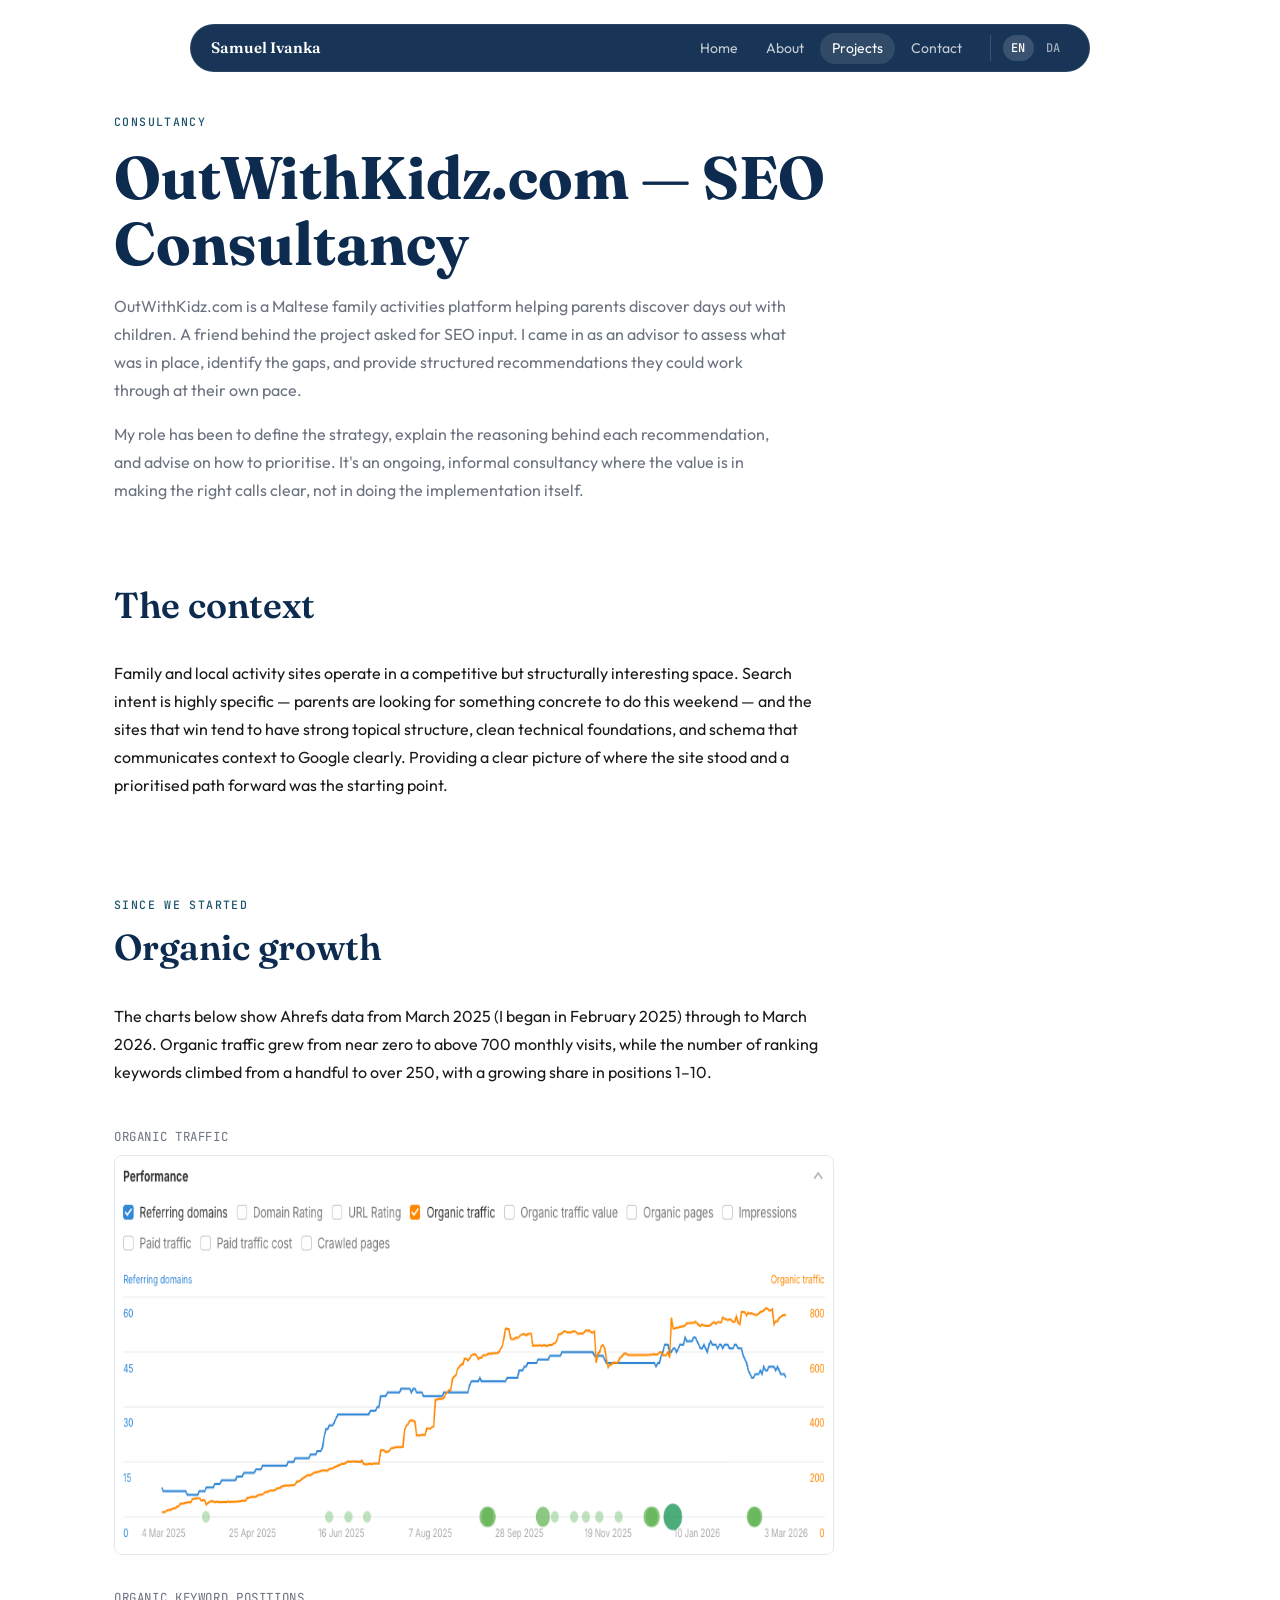
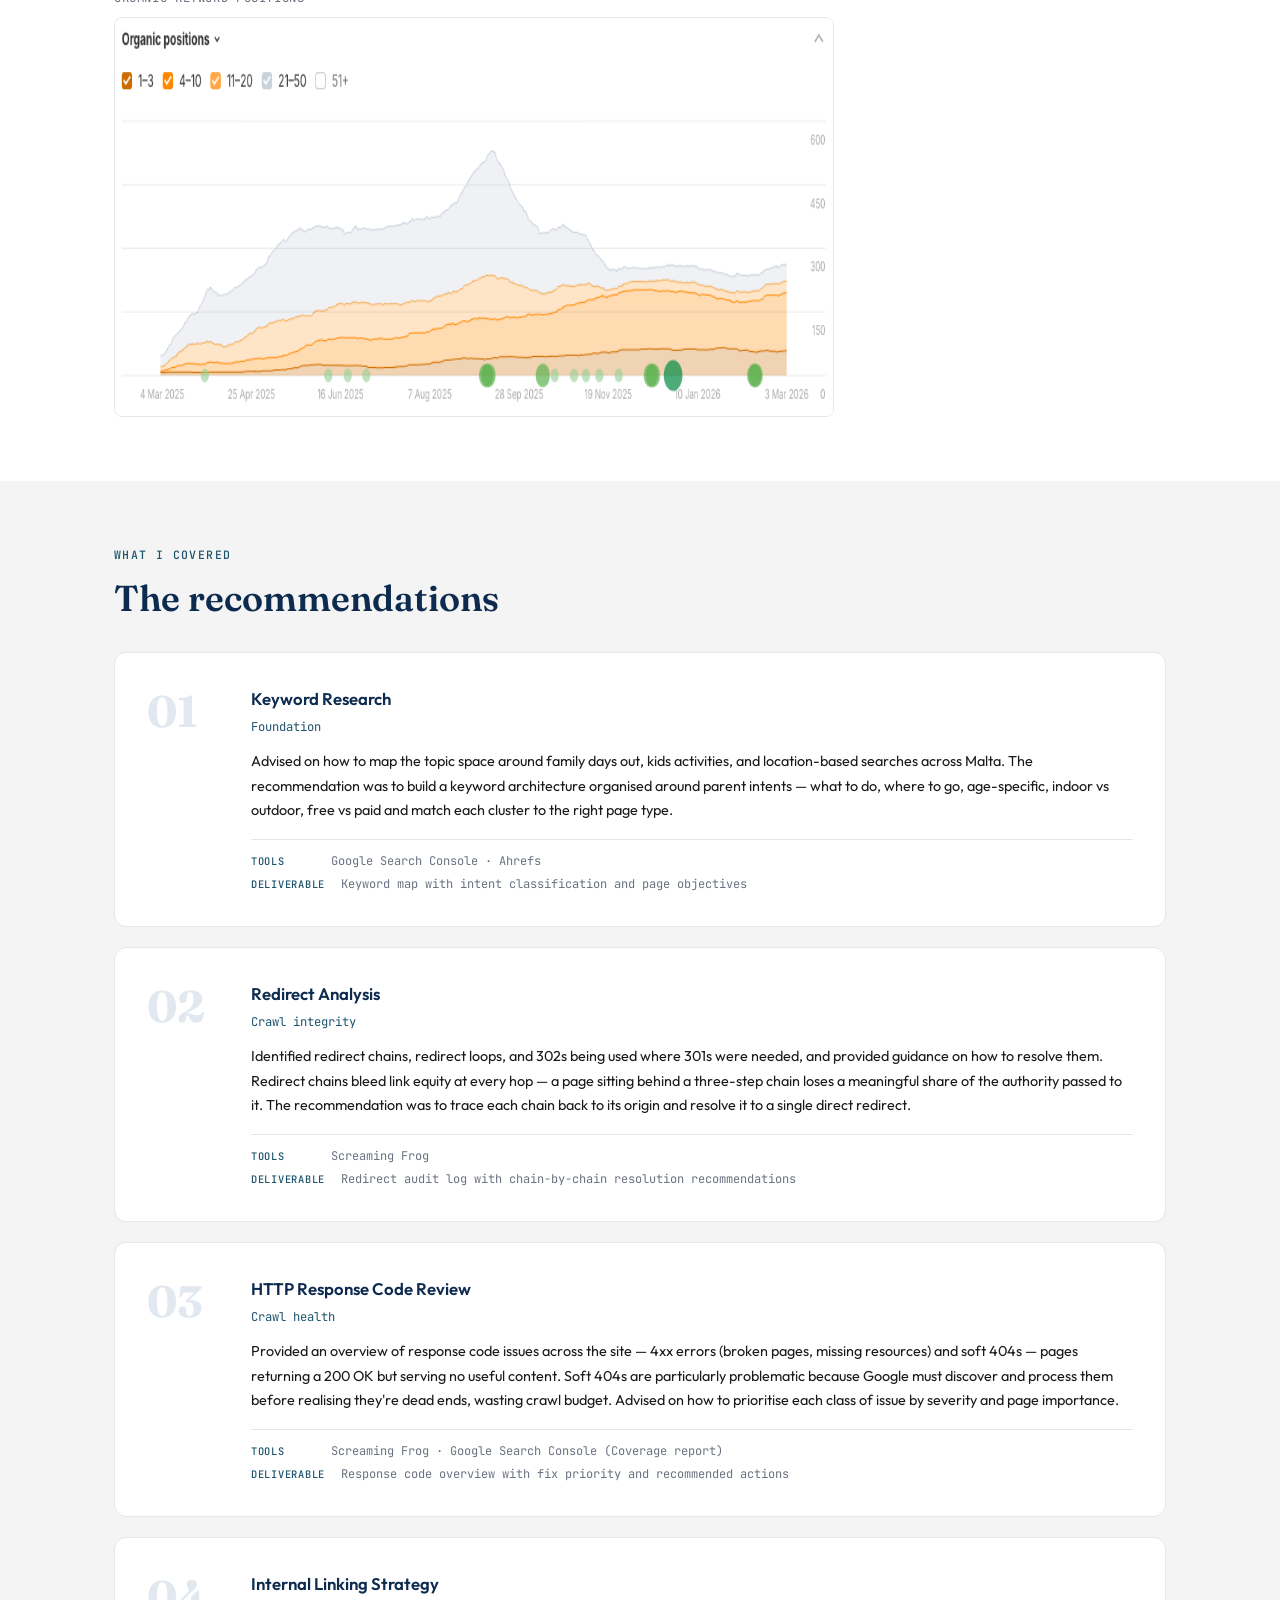
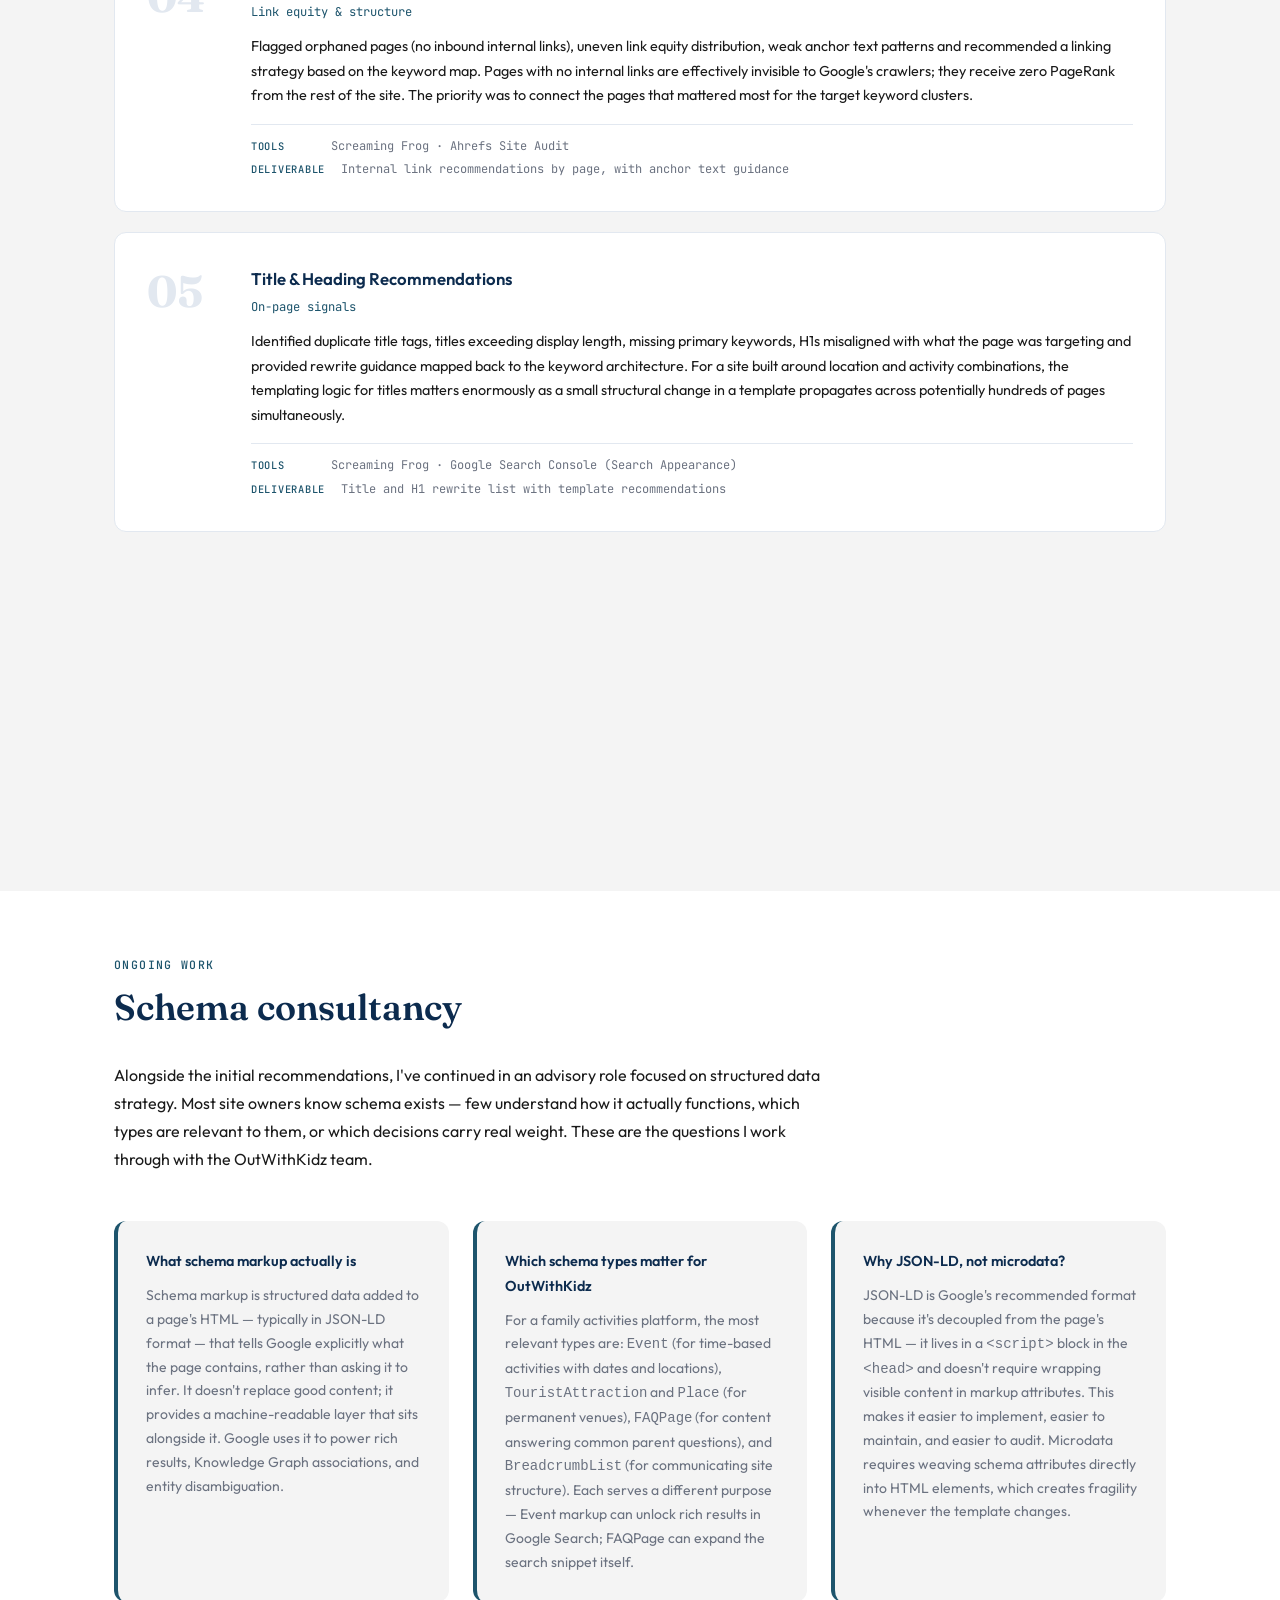
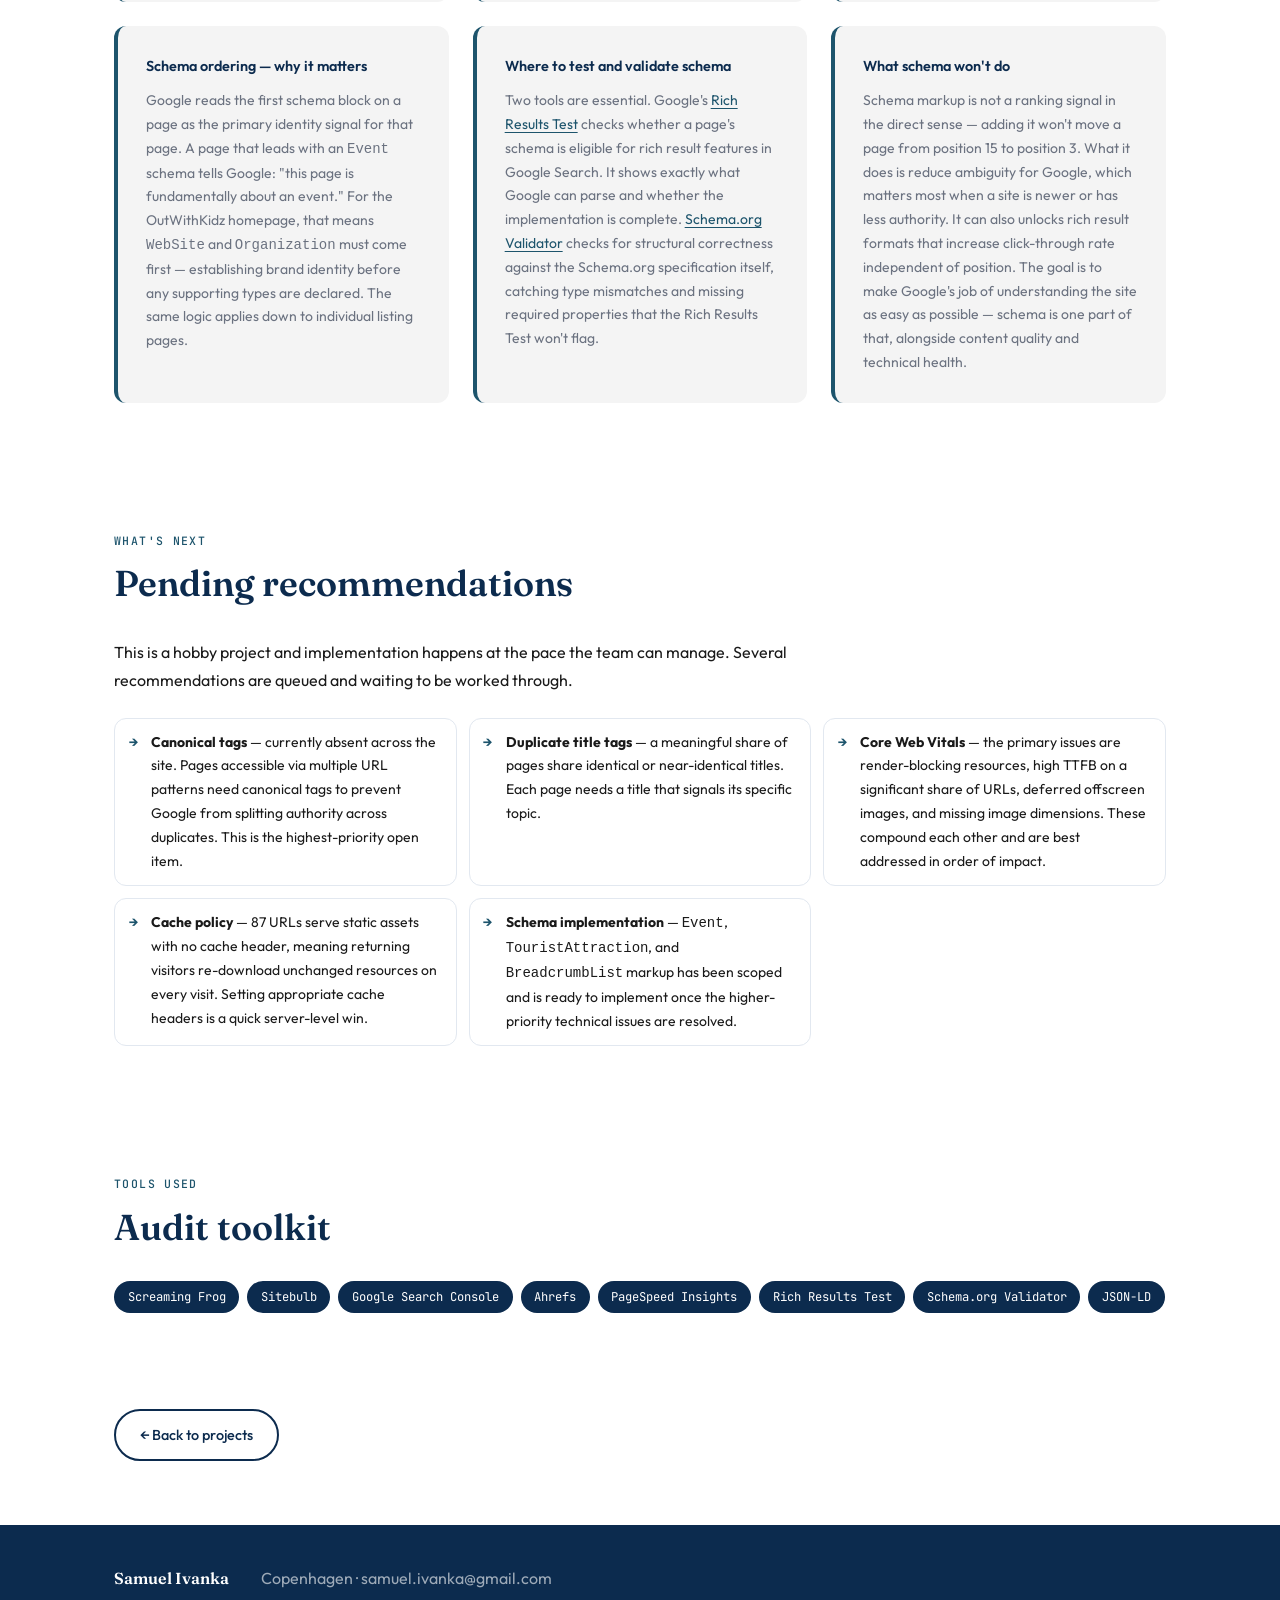
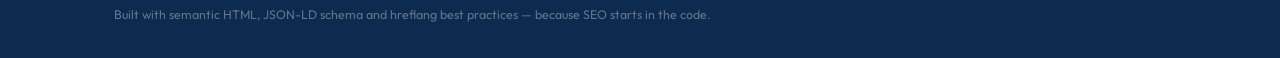
<file: projects/outwithkidz.html>
<!DOCTYPE html>
<html lang="en"
  data-title-en="OutWithKidz.com — SEO Consultancy — Samuel Ivanka"
  data-title-da="OutWithKidz.com — SEO-rådgivning — Samuel Ivanka"
  data-desc-en="SEO consultancy for OutWithKidz.com — keyword research, redirect analysis, internal linking, response code review, title optimisation, and ongoing schema guidance."
  data-desc-da="SEO-rådgivning for OutWithKidz.com — søgeordsanalyse, redirect-analyse, intern linking, response codes, titeloptimering og løbende schema-vejledning.">
<head>
  <meta charset="UTF-8">
  <meta name="viewport" content="width=device-width, initial-scale=1.0">

  <title>OutWithKidz.com — SEO Consultancy — Samuel Ivanka</title>
  <meta name="description" content="Full SEO audit and ongoing consultancy for OutWithKidz.com — covering keyword research, redirect auditing, internal linking, HTTP response codes, title and heading optimisation, and schema implementation guidance.">

  <!-- Canonical -->
  <link rel="canonical" href="https://samuelivanka.github.io/projects/outwithkidz.html">

  <!-- Open Graph -->
  <meta property="og:type"        content="article">
  <meta property="og:url"         content="https://samuelivanka.github.io/projects/outwithkidz.html">
  <meta property="og:title"       content="OutWithKidz.com — SEO Audit &amp; Consultancy — Samuel Ivanka">
  <meta property="og:description" content="Full SEO audit and ongoing consultancy for OutWithKidz.com — keyword research, redirect auditing, internal linking, HTTP response codes, title and heading optimisation, and schema guidance.">

  <!-- Anti-FOUC: apply saved language before stylesheet renders -->
  <script>(function(){var l=localStorage.getItem('si-lang')||'en';document.documentElement.classList.add('lang-'+l);document.documentElement.lang=l;}());</script>

  <!-- Fonts preconnect -->
  <link rel="preconnect" href="https://fonts.googleapis.com">
  <link rel="preconnect" href="https://fonts.gstatic.com" crossorigin>
  <link rel="stylesheet" href="https://fonts.googleapis.com/css2?family=Fraunces:ital,opsz,wght@0,9..144,300;0,9..144,400;0,9..144,600;0,9..144,700;1,9..144,400&family=Outfit:wght@300;400;500;600&family=JetBrains+Mono:wght@400;500&display=swap">

  <link rel="stylesheet" href="../style.css">

  <!-- JSON-LD: ConsultingService -->
  <script type="application/ld+json">
  {
    "@context": "https://schema.org",
    "@type": "Service",
    "name": "SEO Consultancy — OutWithKidz.com",
    "url": "https://samuelivanka.github.io/projects/outwithkidz.html",
    "description": "SEO consultancy for OutWithKidz.com — covering keyword research, redirect analysis, internal linking strategy, HTTP response codes, title and heading recommendations, and ongoing structured data guidance.",
    "serviceType": "SEO Consultancy",
    "provider": { "@id": "https://samuelivanka.github.io/#person" },
    "areaServed": "Worldwide"
  }
  </script>
</head>
<body>

  <!-- ===================== NAV ===================== -->
  <div class="nav-wrapper">
    <nav class="pill-nav" aria-label="Main navigation">
      <a href="../index.html" class="nav-logo">Samuel Ivanka</a>

      <button class="nav-hamburger" aria-label="Menu" aria-expanded="false">
        <span></span><span></span><span></span>
      </button>

      <ul class="nav-links">
        <li><a href="../index.html"><span class="t-en">Home</span><span class="t-da">Hjem</span></a></li>
        <li><a href="../about.html"><span class="t-en">About</span><span class="t-da">Om mig</span></a></li>
        <li><a href="../projects.html"><span class="t-en">Projects</span><span class="t-da">Projekter</span></a></li>
        <li><a href="mailto:samuel.ivanka@gmail.com">Contact</a></li>
      </ul>

      <div class="lang-toggle">
        <button class="lang-btn" data-lang="en" aria-label="Switch to English">EN</button>
        <button class="lang-btn" data-lang="da" aria-label="Skift til dansk">DA</button>
      </div>
    </nav>
  </div>

  <main>

    <!-- ===================== PAGE HEADER ===================== -->
    <section class="page-header">
      <div class="container">
        <span class="label">Consultancy</span>
        <h1>
          <span class="t-en">OutWithKidz.com — SEO Consultancy</span>
          <span class="t-da">OutWithKidz.com — SEO-rådgivning</span>
        </h1>
        <p class="intro t-en">OutWithKidz.com is a Maltese family activities platform helping parents discover days out with children. A friend behind the project asked for SEO input. I came in as an advisor to assess what was in place, identify the gaps, and provide structured recommendations they could work through at their own pace.</p>
        <p class="intro t-da">OutWithKidz.com er en maltesisk familieaktivitetsplatform, der hjælper forældre med at finde udflugter med børn. En ven bag projektet bad om SEO-input. Jeg kom ind som rådgiver for at vurdere hvad der var på plads, identificere hullerne og give strukturerede anbefalinger de kunne arbejde sig igennem i deres eget tempo.</p>

        <p class="intro t-en">My role has been to define the strategy, explain the reasoning behind each recommendation, and advise on how to prioritise. It's an ongoing, informal consultancy where the value is in making the right calls clear, not in doing the implementation itself.</p>
        <p class="intro t-da">Min rolle har været at definere strategien, forklare begrundelsen bag hver anbefaling og rådgive om hvordan man prioriterer. Det er en løbende, uformel rådgivning hvor værdien ligger i at gøre de rigtige valg tydelige, ikke i at stå for implementeringen selv.</p>
      </div>
    </section>

    <!-- ===================== THE CONTEXT ===================== -->
    <section style="padding-top: 1.5rem; padding-bottom: 2rem;">
      <div class="container">
        <div class="section-header fade-up">
          <h2>
            <span class="t-en">The context</span>
            <span class="t-da">Konteksten</span>
          </h2>
        </div>

        <div style="max-width: 720px;">
          <p class="t-en fade-up">Family and local activity sites operate in a competitive but structurally interesting space. Search intent is highly specific — parents are looking for something concrete to do this weekend — and the sites that win tend to have strong topical structure, clean technical foundations, and schema that communicates context to Google clearly. Providing a clear picture of where the site stood and a prioritised path forward was the starting point.</p>
          <p class="t-da fade-up">Familie- og lokale aktivitetssider opererer i et konkurrencepræget men strukturelt interessant rum. Søgeintentionen er meget specifik — forældre leder efter noget konkret at lave i weekenden — og de sider der vinder har typisk stærk tematisk struktur, rene tekniske fundamenter og schema, der kommunikerer kontekst til Google tydeligt. At give et klart billede af hvor sitet stod og en prioriteret vej fremad var udgangspunktet.</p>
        </div>
      </div>
    </section>

    <!-- ===================== RESULTS ===================== -->
    <section>
      <div class="container">
        <div class="section-header fade-up">
          <span class="label">
            <span class="t-en">Since we started</span>
            <span class="t-da">Siden vi startede</span>
          </span>
          <h2>
            <span class="t-en">Organic growth</span>
            <span class="t-da">Organisk vækst</span>
          </h2>
        </div>

        <div style="max-width: 720px; margin-bottom: 2.5rem;">
          <p class="t-en fade-up">The charts below show Ahrefs data from March 2025 (I began in February 2025) through to March 2026. Organic traffic grew from near zero to above 700 monthly visits, while the number of ranking keywords climbed from a handful to over 250, with a growing share in positions 1–10.</p>
          <p class="t-da fade-up">Diagrammerne nedenfor viser Ahrefs-data fra marts 2025 (jeg startede i februar 2025) og frem til marts 2026. Organisk trafik voksede fra næsten nul til over 700 månedlige besøg, mens antallet af søgeord steg fra en håndfuld til over 250, med en voksende andel i position 1–10.</p>
        </div>

        <div class="charts-stack fade-up">

          <div>
            <p class="chart-label">
              <span class="t-en">Organic traffic</span>
              <span class="t-da">Organisk trafik</span>
            </p>
            <img
              src="../assets/organic_traffic_outwithkidz.png"
              alt="Ahrefs chart showing OutWithKidz.com organic traffic growth from near zero in March 2025 to over 700 monthly visits by March 2026"
              loading="lazy"
              width="960"
              height="400"
            >
          </div>

          <div>
            <p class="chart-label">
              <span class="t-en">Organic keyword positions</span>
              <span class="t-da">Organiske søgeordsplaceringer</span>
            </p>
            <img
              src="../assets/organic_keywords_outwithkidz.png"
              alt="Ahrefs chart showing OutWithKidz.com organic keyword positions growing from under 50 in March 2025 to over 250 by March 2026, with increasing coverage in positions 1–3, 4–10, and 11–20"
              loading="lazy"
              width="960"
              height="400"
            >
          </div>

        </div>
      </div>
    </section>

    <!-- ===================== THE AUDIT ===================== -->
    <section class="pipeline-section">
      <div class="container">
        <div class="section-header fade-up">
          <span class="label">
            <span class="t-en">What I covered</span>
            <span class="t-da">Hvad jeg dækkede</span>
          </span>
          <h2>
            <span class="t-en">The recommendations</span>
            <span class="t-da">Anbefalingerne</span>
          </h2>
        </div>

        <div class="pipeline-full">

          <article class="pipeline-step" data-delay="0">
            <div class="pipeline-step-num">01</div>
            <div>
              <div class="pipeline-step-name">Keyword Research</div>
              <div class="pipeline-step-file">Foundation</div>
              <p class="pipeline-step-desc t-en">Advised on how to map the topic space around family days out, kids activities, and location-based searches across Malta. The recommendation was to build a keyword architecture organised around parent intents — what to do, where to go, age-specific, indoor vs outdoor, free vs paid and match each cluster to the right page type.</p>
              <p class="pipeline-step-desc t-da">Rådgav om hvordan man kortlægger emnerummet omkring familieudflugter, børneaktiviteter og lokationsbaserede søgninger på Malta. Anbefalingen var at bygge en søgeordsarkitektur organiseret omkring forældreintentioner — hvad man kan lave, hvor man kan tage hen, alderspecifikt, indendørs vs udendørs, gratis vs betalt og matche hvert cluster til den rigtige sidetype.</p>
              <div class="pipeline-step-meta">
                <div class="meta-row">
                  <span class="meta-label t-en">Tools</span>
                  <span class="meta-label t-da">Værktøjer</span>
                  <span class="meta-value">Google Search Console · Ahrefs</span>
                </div>
                <div class="meta-row">
                  <span class="meta-label t-en">Deliverable</span>
                  <span class="meta-label t-da">Produkt</span>
                  <span class="meta-value t-en">Keyword map with intent classification and page objectives</span>
                  <span class="meta-value t-da">Søgeordsoverblik med intentionsklassificering og sideformål</span>
                </div>
              </div>
            </div>
          </article>

          <article class="pipeline-step" data-delay="150">
            <div class="pipeline-step-num">02</div>
            <div>
              <div class="pipeline-step-name">Redirect Analysis</div>
              <div class="pipeline-step-file">Crawl integrity</div>
              <p class="pipeline-step-desc t-en">Identified redirect chains, redirect loops, and 302s being used where 301s were needed, and provided guidance on how to resolve them. Redirect chains bleed link equity at every hop — a page sitting behind a three-step chain loses a meaningful share of the authority passed to it. The recommendation was to trace each chain back to its origin and resolve it to a single direct redirect.</p>
              <p class="pipeline-step-desc t-da">Identificerede redirect-kæder, redirect-loops og 302'er brugt hvor 301'er var nødvendige, og gav vejledning om hvordan de løses. Redirect-kæder mister link equity ved hvert hop — en side bag en tre-trins kæde mister en betydelig del af den autoritet der sendes til den. Anbefalingen var at spore hver kæde tilbage til sin oprindelse og løse den til en enkelt direkte redirect.</p>
              <div class="pipeline-step-meta">
                <div class="meta-row">
                  <span class="meta-label t-en">Tools</span>
                  <span class="meta-label t-da">Værktøjer</span>
                  <span class="meta-value">Screaming Frog</span>
                </div>
                <div class="meta-row">
                  <span class="meta-label t-en">Deliverable</span>
                  <span class="meta-label t-da">Produkt</span>
                  <span class="meta-value t-en">Redirect audit log with chain-by-chain resolution recommendations</span>
                  <span class="meta-value t-da">Redirect-auditlog med løsningsanbefalinger</span>
                </div>
              </div>
            </div>
          </article>

          <article class="pipeline-step" data-delay="300">
            <div class="pipeline-step-num">03</div>
            <div>
              <div class="pipeline-step-name">HTTP Response Code Review</div>
              <div class="pipeline-step-file">Crawl health</div>
              <p class="pipeline-step-desc t-en">Provided an overview of response code issues across the site — 4xx errors (broken pages, missing resources) and soft 404s — pages returning a 200 OK but serving no useful content. Soft 404s are particularly problematic because Google must discover and process them before realising they're dead ends, wasting crawl budget. Advised on how to prioritise each class of issue by severity and page importance.</p>
              <p class="pipeline-step-desc t-da">Gav et overblik over svarkodeproblemer på tværs af sitet — 4xx-fejl (ødelagte sider, manglende ressourcer) og bløde 404'er — sider der returnerer 200 OK men ikke serverer nyttigt indhold. Bløde 404'er er særligt problematiske fordi Google skal opdage og behandle dem inden den indser at de er blindgyder, hvilket spilder crawl budget. Rådgav om hvordan man prioriterer hver klasse af problemer efter alvorlighed og sidevigtighed.</p>
              <div class="pipeline-step-meta">
                <div class="meta-row">
                  <span class="meta-label t-en">Tools</span>
                  <span class="meta-label t-da">Værktøjer</span>
                  <span class="meta-value">Screaming Frog · Google Search Console (Coverage report)</span>
                </div>
                <div class="meta-row">
                  <span class="meta-label t-en">Deliverable</span>
                  <span class="meta-label t-da">Produkt</span>
                  <span class="meta-value t-en">Response code overview with fix priority and recommended actions</span>
                  <span class="meta-value t-da">Response code overblik med rettelsesprioritering og anbefalede handlinger</span>
                </div>
              </div>
            </div>
          </article>

          <article class="pipeline-step" data-delay="450">
            <div class="pipeline-step-num">04</div>
            <div>
              <div class="pipeline-step-name">Internal Linking Strategy</div>
              <div class="pipeline-step-file t-en">Link equity & structure</div>
              <div class="pipeline-step-file t-da">Link equity & struktur</div>
              <p class="pipeline-step-desc t-en">Flagged orphaned pages (no inbound internal links), uneven link equity distribution, weak anchor text patterns and recommended a linking strategy based on the keyword map. Pages with no internal links are effectively invisible to Google's crawlers; they receive zero PageRank from the rest of the site. The priority was to connect the pages that mattered most for the target keyword clusters.</p>
              <p class="pipeline-step-desc t-da">Markerede forældreløse sider (ingen indgående interne links), ujævn fordeling af link equity, "svage" ancor text mønstre og jeg anbefalede også en linkstrategi baseret på søgeordsanalyse. Sider uden interne links er reelt usynlige for Googles crawlere; de modtager nul PageRank fra resten af sitet. Prioriteten var at forbinde de sider der betød mest for de målrettede søgeordsclusters.</p>
              <div class="pipeline-step-meta">
                <div class="meta-row">
                  <span class="meta-label t-en">Tools</span>
                  <span class="meta-label t-da">Værktøjer</span>
                  <span class="meta-value">Screaming Frog · Ahrefs Site Audit</span>
                </div>
                <div class="meta-row">
                  <span class="meta-label t-en">Deliverable</span>
                  <span class="meta-label t-da">Produkt</span>
                  <span class="meta-value t-en">Internal link recommendations by page, with anchor text guidance</span>
                  <span class="meta-value t-da">Interne link- og anchor tekstanbefalinger</span>
                </div>
              </div>
            </div>
          </article>

          <article class="pipeline-step" data-delay="600">
            <div class="pipeline-step-num">05</div>
            <div>
              <div class="pipeline-step-name t-en">Title &amp; Heading Recommendations</div>
              <div class="pipeline-step-name t-da">Title &amp; Heading Anbefalinger</div>
              <div class="pipeline-step-file t-en">On-page signals</div>
              <div class="pipeline-step-file t-da">On-page signaler</div>
              <p class="pipeline-step-desc t-en">Identified duplicate title tags, titles exceeding display length, missing primary keywords, H1s misaligned with what the page was targeting and provided rewrite guidance mapped back to the keyword architecture. For a site built around location and activity combinations, the templating logic for titles matters enormously as a small structural change in a template propagates across potentially hundreds of pages simultaneously.</p>
              <p class="pipeline-step-desc t-da">Identificerede duplikerede title tags, titler der overskred visningslængden, manglende primære søgeord, H1'er der ikke stemte overens med hvad siden målrettede og jeg gav rewrite vejledning mappet tilbage til søgeordsanalysen. For et site bygget omkring lokations- og aktivitetskombinationer er skabelonlogikken for titler enormt vigtig da en lille strukturel ændring i en skabelon breder sig over potentielt hundredvis af sider simultant.</p>
              <div class="pipeline-step-meta">
                <div class="meta-row">
                  <span class="meta-label t-en">Tools</span>
                  <span class="meta-label t-da">Værktøjer</span>
                  <span class="meta-value">Screaming Frog · Google Search Console (Search Appearance)</span>
                </div>
                <div class="meta-row">
                  <span class="meta-label t-en">Deliverable</span>
                  <span class="meta-label t-da">Produkt</span>
                  <span class="meta-value t-en">Title and H1 rewrite list with template recommendations</span>
                  <span class="meta-value t-da">Title- og H1 rewrite liste med skabelonanbefalinger</span>
                </div>
              </div>
            </div>
          </article>

          <article class="pipeline-step" data-delay="750">
            <div class="pipeline-step-num">06</div>
            <div>
              <div class="pipeline-step-name">Missing Alt Text &amp; Image Attributes</div>
              <div class="pipeline-step-file">Accessibility & crawlability</div>
              <p class="pipeline-step-desc t-en">Flagged widespread missing alt text across the site. A significant volume of images had no descriptive attributes at all. Alt text matters both for accessibility and for giving Google additional context about page content. Also identified images missing width and height attributes, which contributes to layout shifts during page load. Provided guidance on how to approach alt text at scale for a templated site.</p>
              <p class="pipeline-step-desc t-da">Markerede udbredt manglende alt-tekst på tværs af sitet. En betydelig mængde billeder havde slet ingen beskrivende attributter. Alt-tekst er vigtig både for tilgængelighed og for at give Google yderligere kontekst om sideindhold. Identificerede også billeder med manglende bredde- og højdeattributter, som bidrager til layout shifts under sideindlæsning. Gav vejledning om hvordan man håndterer alt-tekst i stor skala for et skabelonbaseret site.</p>
              <div class="pipeline-step-meta">
                <div class="meta-row">
                  <span class="meta-label t-en">Tools</span>
                  <span class="meta-label t-da">Værktøjer</span>
                  <span class="meta-value">Screaming Frog · Sitebulb</span>
                </div>
                <div class="meta-row">
                  <span class="meta-label t-en">Deliverable</span>
                  <span class="meta-label t-da">Produkt</span>
                  <span class="meta-value t-en">Image audit report with alt text guidance and prioritised fix list</span>
                  <span class="meta-value t-da">Billedauditrapport med alt-tekstvejledning og prioriteret rettelsesliste</span>
                </div>
              </div>
            </div>
          </article>

        </div>
      </div>
    </section>

    <!-- ===================== ONGOING CONSULTANCY ===================== -->
    <section>
      <div class="container">
        <div class="section-header fade-up">
          <span class="label">
            <span class="t-en">Ongoing work</span>
            <span class="t-da">Løbende arbejde</span>
          </span>
          <h2>
            <span class="t-en">Schema consultancy</span>
            <span class="t-da">Schema-rådgivning</span>
          </h2>
        </div>

        <div style="max-width: 720px; margin-bottom: 3rem;">
          <p class="t-en fade-up">Alongside the initial recommendations, I've continued in an advisory role focused on structured data strategy. Most site owners know schema exists — few understand how it actually functions, which types are relevant to them, or which decisions carry real weight. These are the questions I work through with the OutWithKidz team.</p>
          <p class="t-da fade-up">Sideløbende med de indledende anbefalinger har jeg fortsat i en rådgivende rolle med fokus på struktureret data-strategi. De fleste siteejere ved at schema eksisterer — få forstår hvordan det faktisk fungerer, hvilke typer der er relevante for dem, eller hvilke beslutninger der reelt betyder noget. Dette er de spørgsmål jeg arbejder igennem med OutWithKidz-teamet.</p>
        </div>

        <div class="decisions-grid">

          <div class="decision-block fade-up">
            <h4>
              <span class="t-en">What schema markup actually is</span>
              <span class="t-da">Hvad schema markup faktisk er</span>
            </h4>
            <p class="t-en">Schema markup is structured data added to a page's HTML — typically in JSON-LD format — that tells Google explicitly what the page contains, rather than asking it to infer. It doesn't replace good content; it provides a machine-readable layer that sits alongside it. Google uses it to power rich results, Knowledge Graph associations, and entity disambiguation.</p>
            <p class="t-da">Schema markup er strukturerede data tilføjet til en sides HTML — typisk i JSON-LD-format — der eksplicit fortæller Google hvad siden indeholder, frem for at bede den om at inferere det. Det erstatter ikke godt indhold; det giver et maskinlæsbart lag der ligger ved siden af det. Google bruger det til at drive rich results, Knowledge Graph-associationer og entitetsafklaring.</p>
          </div>

          <div class="decision-block fade-up">
            <h4>
              <span class="t-en">Which schema types matter for OutWithKidz</span>
              <span class="t-da">Hvilke schema-typer der er vigtige for OutWithKidz</span>
            </h4>
            <p class="t-en">For a family activities platform, the most relevant types are: <code>Event</code> (for time-based activities with dates and locations), <code>TouristAttraction</code> and <code>Place</code> (for permanent venues), <code>FAQPage</code> (for content answering common parent questions), and <code>BreadcrumbList</code> (for communicating site structure). Each serves a different purpose — Event markup can unlock rich results in Google Search; FAQPage can expand the search snippet itself.</p>
            <p class="t-da">For en familieaktivitetsplatform er de mest relevante typer: <code>Event</code> (til tidsbaserede aktiviteter med datoer og lokationer), <code>TouristAttraction</code> og <code>Place</code> (til permanente steder), <code>FAQPage</code> (til indhold der besvarer almindelige forældrerspørgsmål) og <code>BreadcrumbList</code> (til at kommunikere sitestruktur). Hver tjener et forskelligt formål — Event markup kan låse op for rich results i Google Søgning; FAQPage kan udvide søgeuddragets sig selv.</p>
          </div>

          <div class="decision-block fade-up">
            <h4>
              <span class="t-en">Why JSON-LD, not microdata?</span>
              <span class="t-da">Hvorfor JSON-LD, ikke microdata?</span>
            </h4>
            <p class="t-en">JSON-LD is Google's recommended format because it's decoupled from the page's HTML — it lives in a <code>&lt;script&gt;</code> block in the <code>&lt;head&gt;</code> and doesn't require wrapping visible content in markup attributes. This makes it easier to implement, easier to maintain, and easier to audit. Microdata requires weaving schema attributes directly into HTML elements, which creates fragility whenever the template changes.</p>
            <p class="t-da">JSON-LD er Googles anbefalede format fordi det er afkoblet fra sidens HTML — det lever i en <code>&lt;script&gt;</code>-blok i <code>&lt;head&gt;</code> og kræver ikke at synligt indhold pakkes ind i markup-attributter. Dette gør det nemmere at implementere, nemmere at vedligeholde og nemmere at auditere. Microdata kræver at schema-attributter væves direkte ind i HTML-elementer, hvilket skaber skrøbelighed når skabelonen ændrer sig.</p>
          </div>

          <div class="decision-block fade-up">
            <h4>
              <span class="t-en">Schema ordering — why it matters</span>
              <span class="t-da">Schema-rækkefølge — hvorfor det betyder noget</span>
            </h4>
            <p class="t-en">Google reads the first schema block on a page as the primary identity signal for that page. A page that leads with an <code>Event</code> schema tells Google: "this page is fundamentally about an event." For the OutWithKidz homepage, that means <code>WebSite</code> and <code>Organization</code> must come first — establishing brand identity before any supporting types are declared. The same logic applies down to individual listing pages.</p>
            <p class="t-da">Google læser den første schema-blok på en side som det primære identitetssignal for den side. En side der starter med et <code>Event</code>-schema fortæller Google: "denne side handler grundlæggende om en begivenhed." For OutWithKidz-hjemmesiden betyder det at <code>WebSite</code> og <code>Organization</code> skal komme først — etablere brandidentitet inden understøttende typer deklareres. Den samme logik gælder ned til individuelle listesider.</p>
          </div>

          <div class="decision-block fade-up">
            <h4>
              <span class="t-en">Where to test and validate schema</span>
              <span class="t-da">Hvor man tester og validerer schema</span>
            </h4>
            <p class="t-en">Two tools are essential. Google's <a href="https://search.google.com/test/rich-results" target="_blank" rel="noopener">Rich Results Test</a> checks whether a page's schema is eligible for rich result features in Google Search. It shows exactly what Google can parse and whether the implementation is complete. <a href="https://validator.schema.org" target="_blank" rel="noopener">Schema.org Validator</a> checks for structural correctness against the Schema.org specification itself, catching type mismatches and missing required properties that the Rich Results Test won't flag.</p>
            <p class="t-da">To værktøjer er essentielle. Googles <a href="https://search.google.com/test/rich-results" target="_blank" rel="noopener">Rich Results Test</a> kontrollerer om en sides schema er berettiget til rich result-funktioner i Google Søgning. Det viser præcis hvad Google kan parse og om implementeringen er komplet. <a href="https://validator.schema.org" target="_blank" rel="noopener">Schema.org Validator</a> kontrollerer for strukturel korrekthed mod Schema.org-specifikationen selv, og fanger typemismatch og manglende påkrævede egenskaber som Rich Results Test ikke vil markere.</p>
          </div>

          <div class="decision-block fade-up">
            <h4>
              <span class="t-en">What schema won't do</span>
              <span class="t-da">Hvad schema ikke gør</span>
            </h4>
            <p class="t-en">Schema markup is not a ranking signal in the direct sense — adding it won't move a page from position 15 to position 3. What it does is reduce ambiguity for Google, which matters most when a site is newer or has less authority. It can also unlocks rich result formats that increase click-through rate independent of position. The goal is to make Google's job of understanding the site as easy as possible — schema is one part of that, alongside content quality and technical health.</p>
            <p class="t-da">Schema markup er ikke et rankingsignal i direkte forstand — at tilføje det vil ikke flytte en side fra position 15 til position 3. Hvad det gør er at reducere tvetydighed for Google, hvilket er vigtigst når et site er nyere eller har mindre autoritet. Det kan også låse rich result-formater op der øger click-through-raten uafhængigt af positionen. Målet er at gøre Googles arbejde med at forstå sitet så nemt som muligt — schema er én del af det, ved siden af indholdskvalitet og teknisk sundhed.</p>
          </div>

        </div>
      </div>
    </section>

    <!-- ===================== NEXT STEPS ===================== -->
    <section>
      <div class="container">
        <div class="section-header fade-up">
          <span class="label">
            <span class="t-en">What's next</span>
            <span class="t-da">Næste skridt</span>
          </span>
          <h2>
            <span class="t-en">Pending recommendations</span>
            <span class="t-da">Afventende anbefalinger</span>
          </h2>
        </div>

        <div style="max-width: 720px; margin-bottom: 1rem;">
          <p class="t-en fade-up">This is a hobby project and implementation happens at the pace the team can manage. Several recommendations are queued and waiting to be worked through.</p>
          <p class="t-da fade-up">Dette er et hobbyprojekt og implementeringen sker i det tempo teamet kan håndtere. Flere anbefalinger er i kø og venter på at blive arbejdet igennem.</p>
        </div>

        <ul class="roadmap-list">
          <li class="t-en fade-up"><strong>Canonical tags</strong> — currently absent across the site. Pages accessible via multiple URL patterns need canonical tags to prevent Google from splitting authority across duplicates. This is the highest-priority open item.</li>
          <li class="t-da fade-up"><strong>Canonical tags</strong> — er i øjeblikket fraværende på tværs af sitet. Sider der er tilgængelige via flere URL-mønstre har brug for canonical tags for at forhindre Google i at opdele autoritet på tværs af dubletter. Dette er den højeste prioritet.</li>

          <li class="t-en fade-up"><strong>Duplicate title tags</strong> — a meaningful share of pages share identical or near-identical titles. Each page needs a title that signals its specific topic.</li>
          <li class="t-da fade-up"><strong>Duplikerede title tags</strong> — en betydelig andel af siderne deler identiske eller næsten identiske titler. Hver side har brug for en titel der signalerer dens specifikke emne.</li>

          <li class="t-en fade-up"><strong>Core Web Vitals</strong> — the primary issues are render-blocking resources, high TTFB on a significant share of URLs, deferred offscreen images, and missing image dimensions. These compound each other and are best addressed in order of impact.</li>
          <li class="t-da fade-up"><strong>Core Web Vitals</strong> — de primære problemer er render-blokerende ressourcer, høj TTFB på en betydelig andel af URL'er, udskudte offscreen-billeder og manglende billeddimensioner. Disse forstærker hinanden og løses bedst i rækkefølge efter effekt.</li>

          <li class="t-en fade-up"><strong>Cache policy</strong> — 87 URLs serve static assets with no cache header, meaning returning visitors re-download unchanged resources on every visit. Setting appropriate cache headers is a quick server-level win.</li>
          <li class="t-da fade-up"><strong>Cache-politik</strong> — 87 URL'er serverer statiske assets uden cache-header, hvilket betyder at tilbagevendende besøgende gendownloader uændrede ressourcer ved hvert besøg. At sætte passende cache-headers er en hurtig server-niveau gevinst.</li>

          <li class="t-en fade-up"><strong>Schema implementation</strong> — <code>Event</code>, <code>TouristAttraction</code>, and <code>BreadcrumbList</code> markup has been scoped and is ready to implement once the higher-priority technical issues are resolved.</li>
          <li class="t-da fade-up"><strong>Schema-implementering</strong> — <code>Event</code>-, <code>TouristAttraction</code>- og <code>BreadcrumbList</code>-markup er specificeret og klar til implementering, når de højere prioriterede tekniske problemer er løst.</li>
        </ul>
      </div>
    </section>

    <!-- ===================== TECH STACK ===================== -->
    <section>
      <div class="container">
        <div class="section-header fade-up">
          <span class="label">
            <span class="t-en">Tools used</span>
            <span class="t-da">Anvendte værktøjer</span>
          </span>
          <h2>
            <span class="t-en">Audit toolkit</span>
            <span class="t-da">Audit-toolkit</span>
          </h2>
        </div>

        <div class="tech-badges fade-up">
          <span class="tech-badge">Screaming Frog</span>
          <span class="tech-badge">Sitebulb</span>
          <span class="tech-badge">Google Search Console</span>
          <span class="tech-badge">Ahrefs</span>
          <span class="tech-badge">PageSpeed Insights</span>
          <span class="tech-badge">Rich Results Test</span>
          <span class="tech-badge">Schema.org Validator</span>
          <span class="tech-badge">JSON-LD</span>
        </div>
      </div>
    </section>

    <!-- ===================== BACK CTA ===================== -->
    <section style="padding: 2rem 0 var(--section-gap);">
      <div class="container">
        <a href="../projects.html" class="btn-secondary">
          <span class="t-en">← Back to projects</span>
          <span class="t-da">← Tilbage til projekter</span>
        </a>
      </div>
    </section>

  </main>

  <!-- ===================== FOOTER ===================== -->
  <footer>
    <div class="container">
      <span class="footer-name">Samuel Ivanka</span>
      <span>
        <span class="t-en">Copenhagen</span>
        <span class="t-da">København</span>
         · samuel.ivanka@gmail.com
      </span>
      <span class="footer-note t-en">Built with semantic HTML, JSON-LD schema and hreflang best practices — because SEO starts in the code.</span>
      <span class="footer-note t-da">Bygget med semantisk HTML, JSON-LD schema og hreflang best practices — fordi SEO starter i koden.</span>
    </div>
  </footer>

  <script src="../script.js"></script>
</body>
</html>
</file>
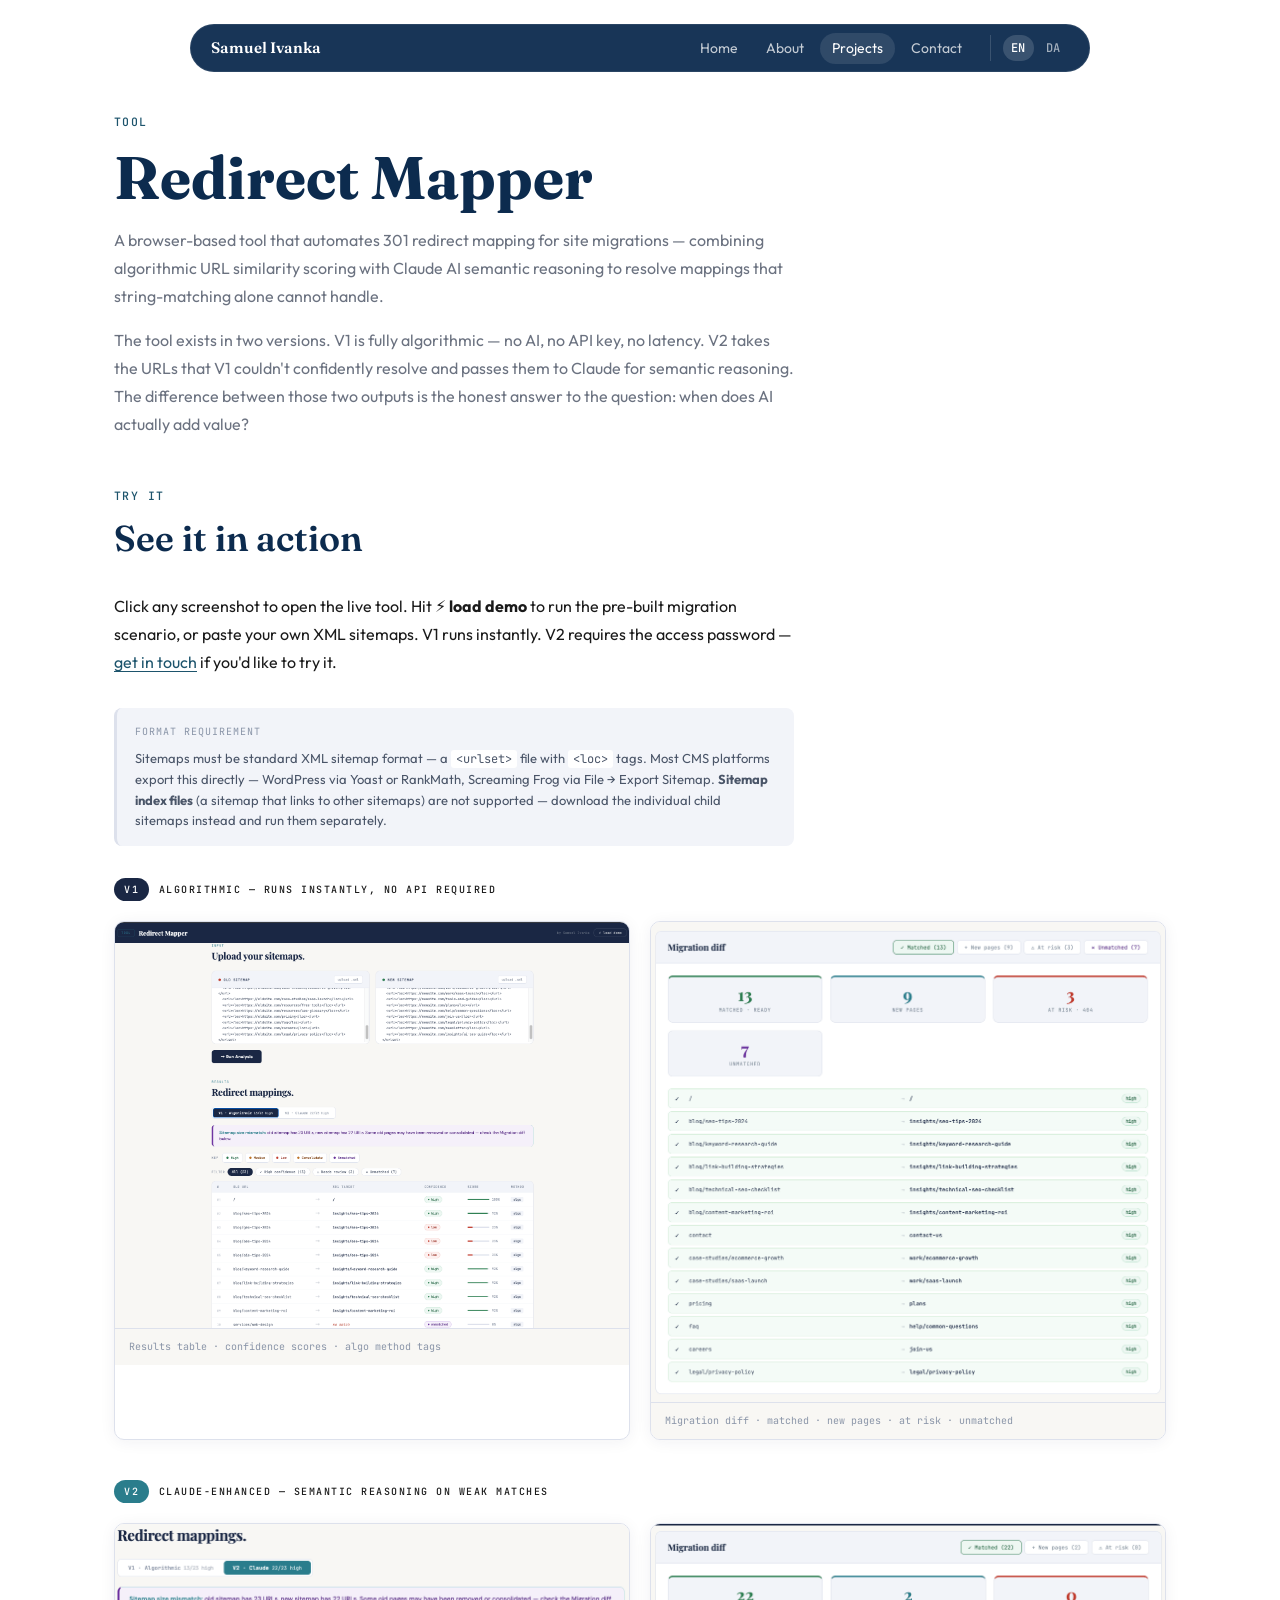
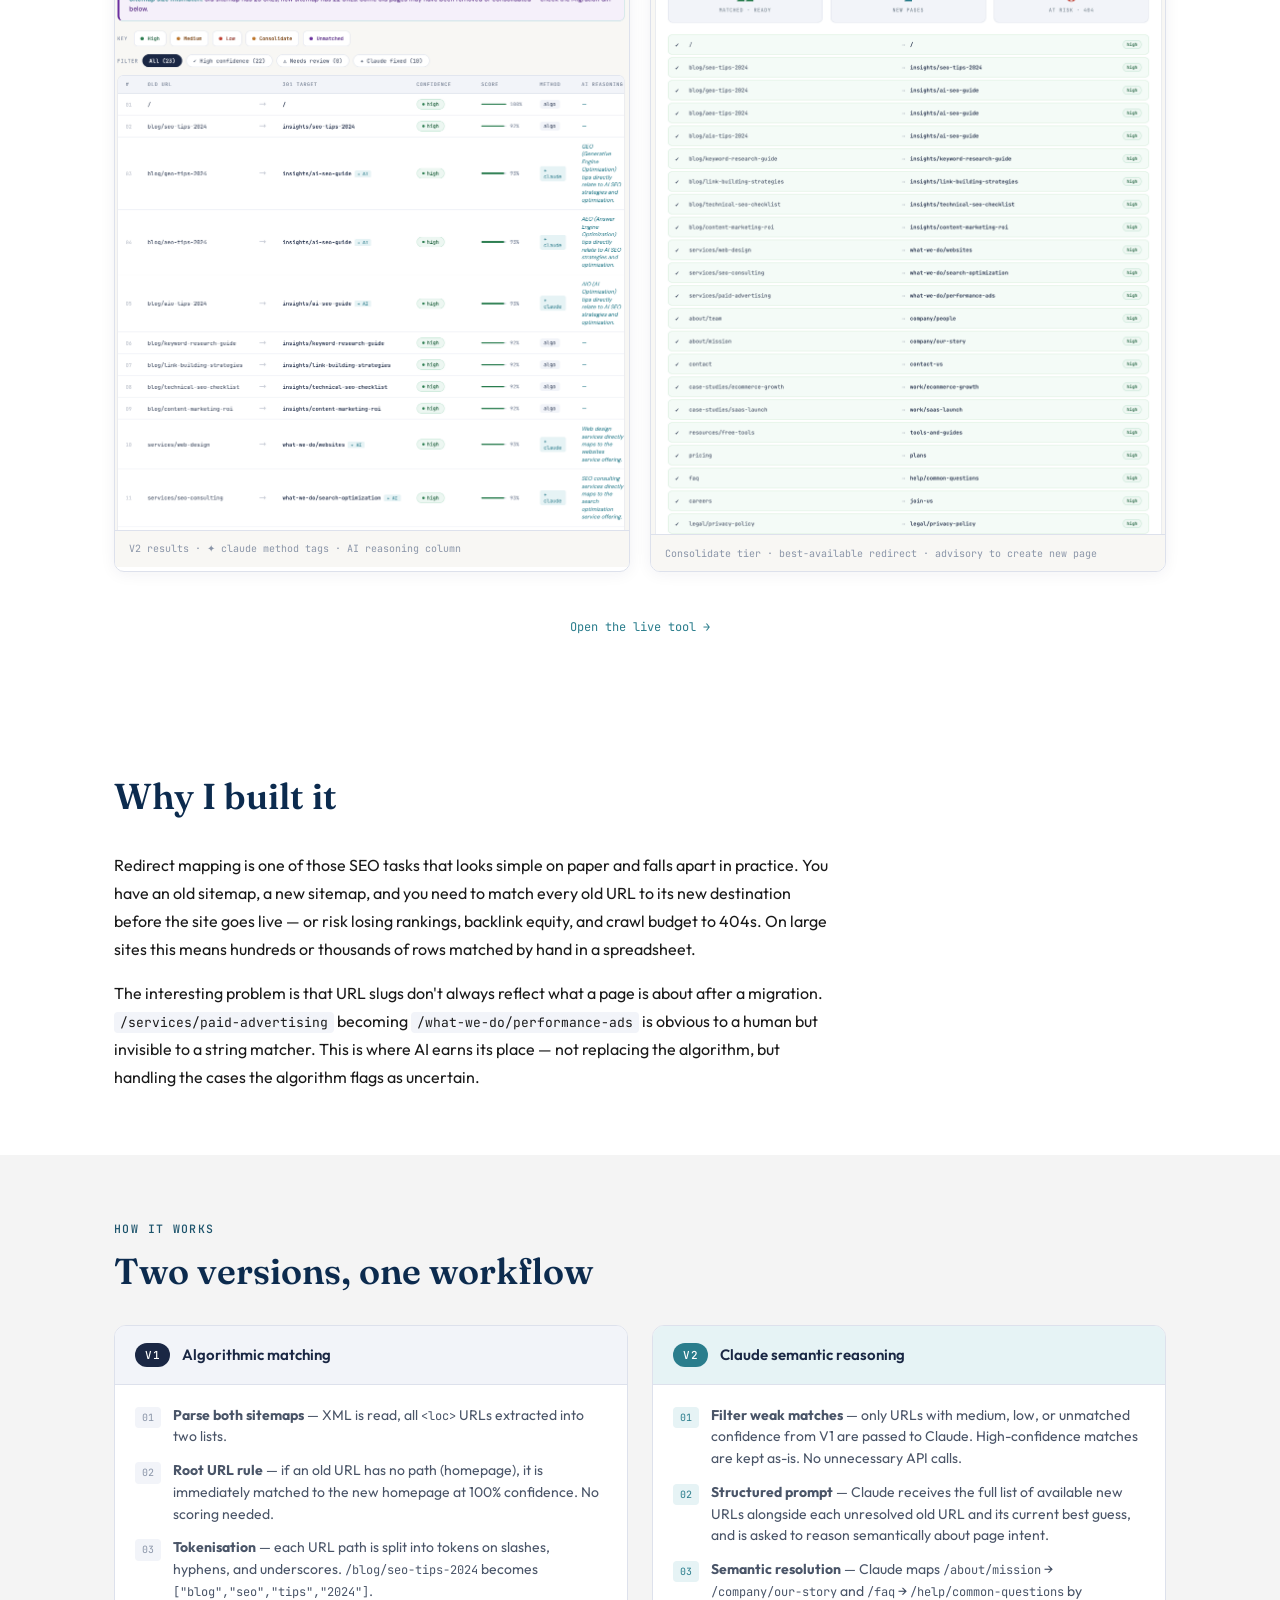
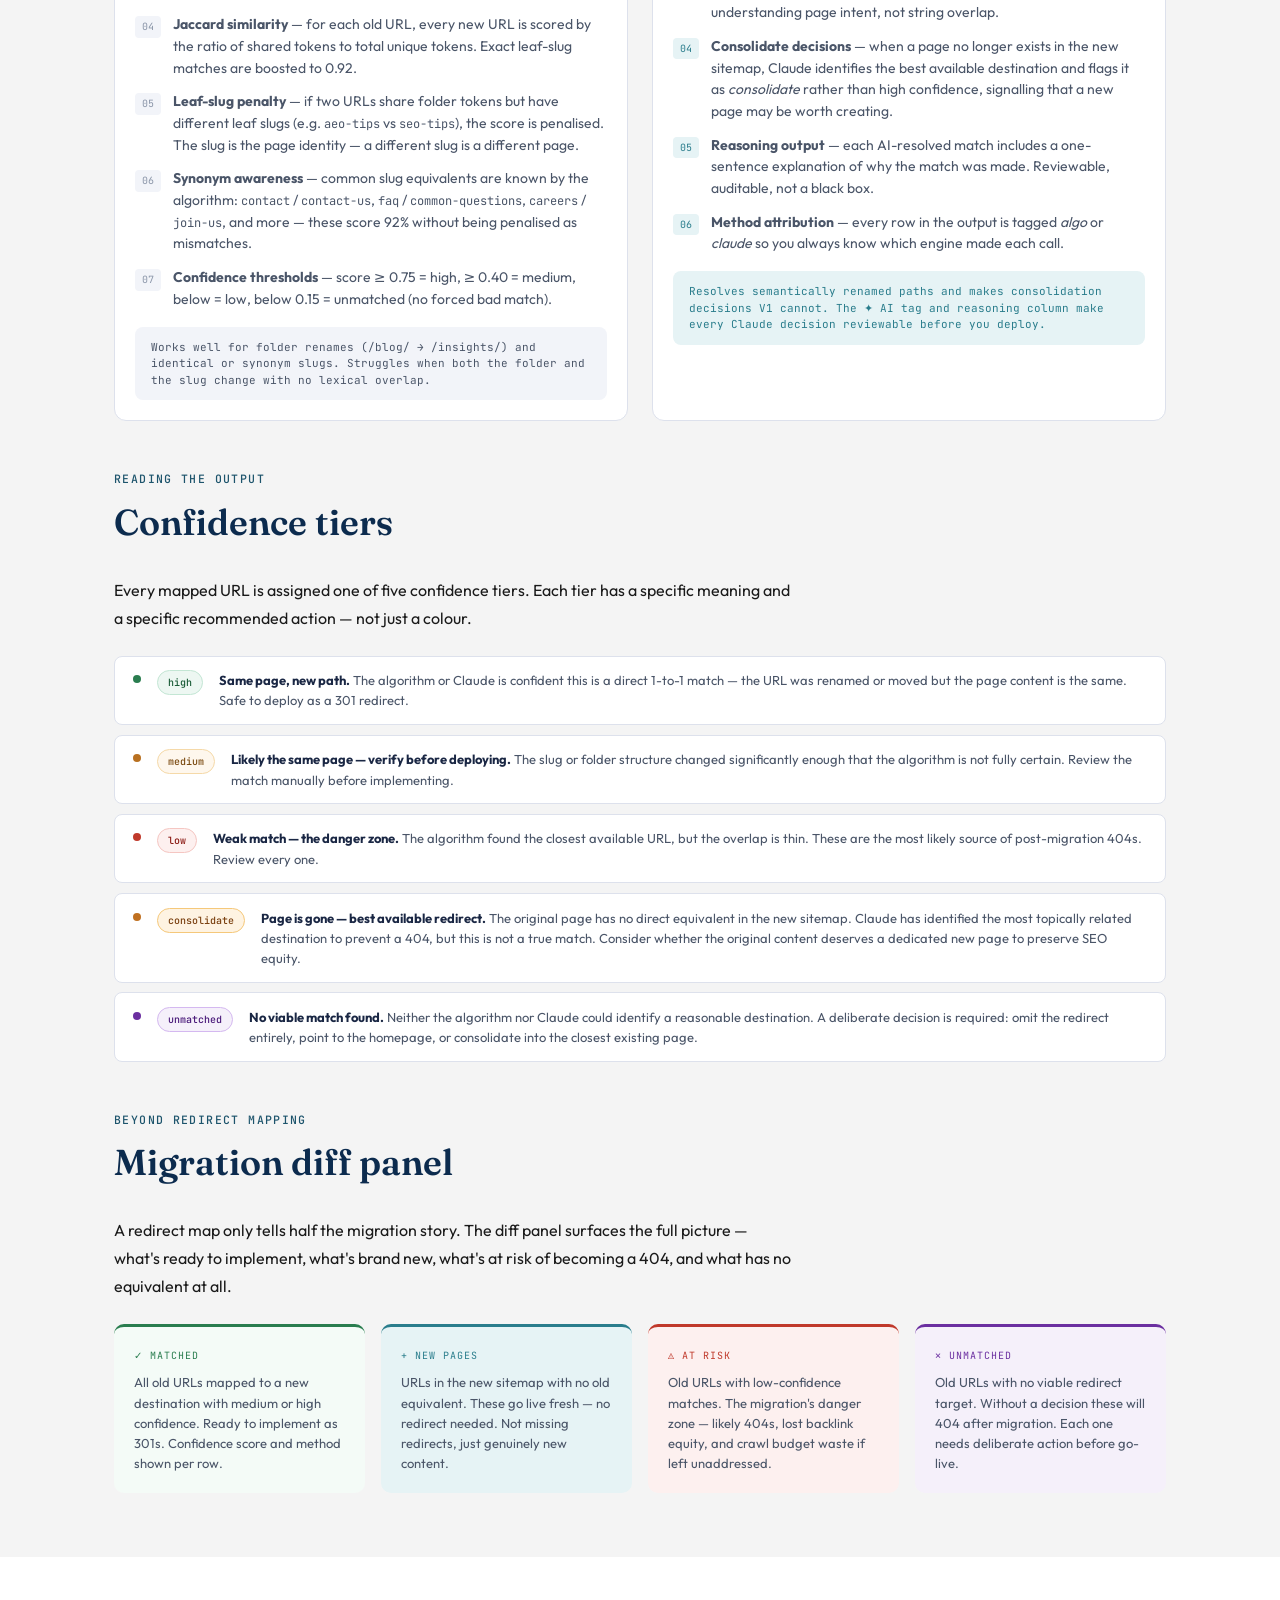
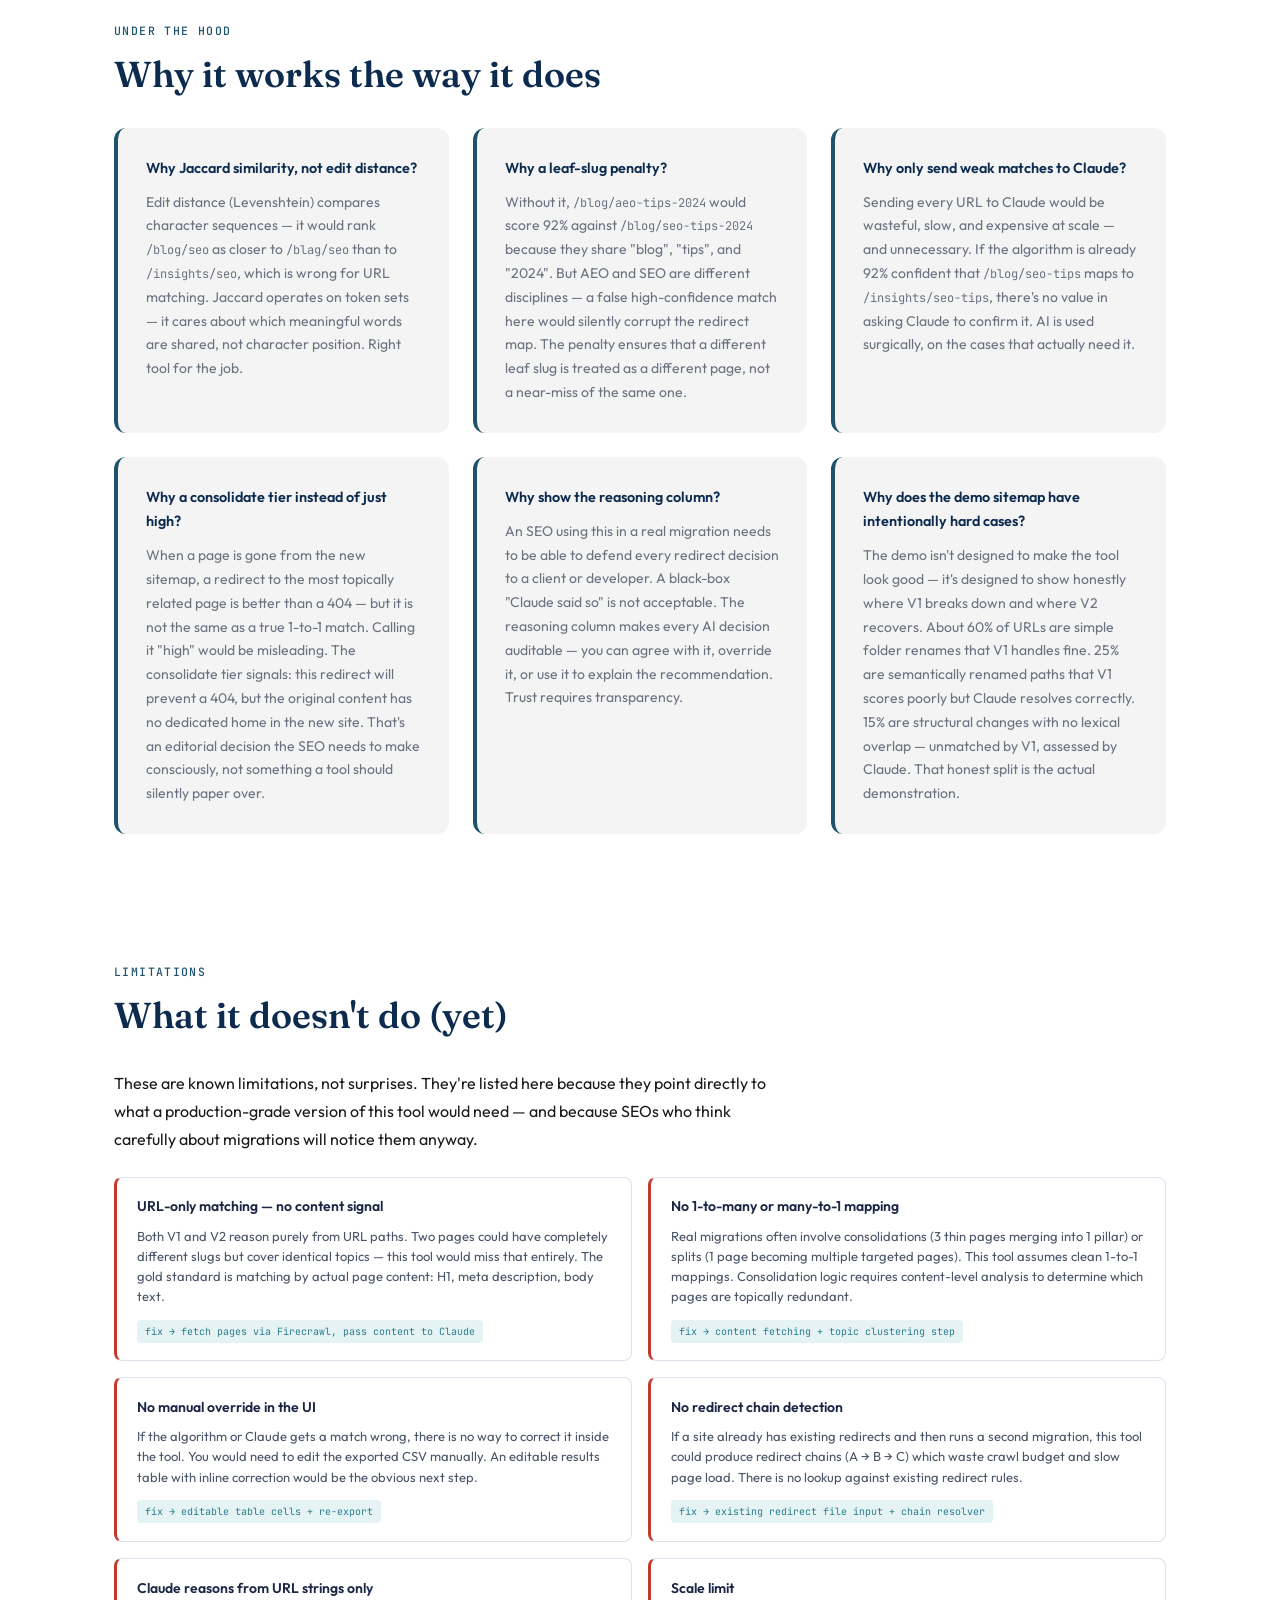
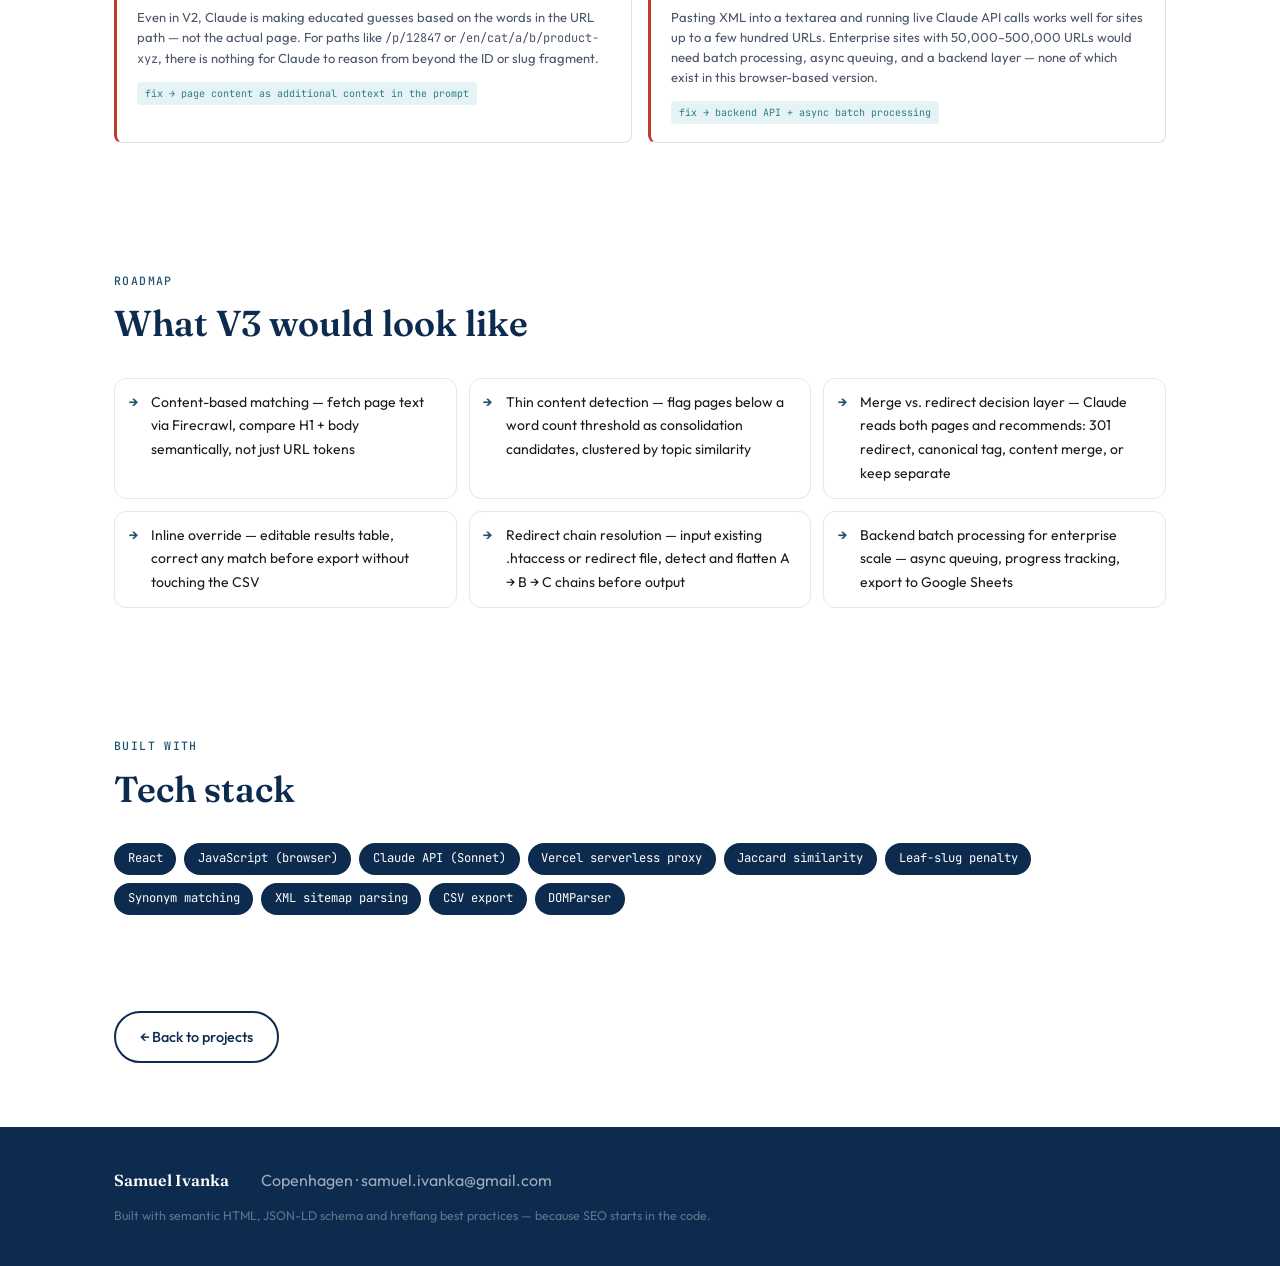
<file: projects/redirect-mapper.html>
<!DOCTYPE html>
<html lang="en"
  data-title-en="Redirect Mapper — 301 mapping for site migrations"
  data-title-da="Redirect Mapper — 301-mapping til site-migreringer"
  data-desc-en="A browser-based 301 redirect mapping tool — Jaccard similarity scoring plus Claude AI semantic reasoning for the URLs that string-matching can't resolve."
  data-desc-da="Et browserbaseret 301 redirect-mapping værktøj — Jaccard similarity-score kombineret med Claude AI-semantisk ræsonnering til URL'er strengmatchning ikke kan løse.">
<head>
  <meta charset="UTF-8">
  <meta name="viewport" content="width=device-width, initial-scale=1.0">

  <title>Redirect Mapper — 301 mapping for site migrations</title>
  <meta name="description" lang="en" content="A browser-based 301 redirect mapping tool — Jaccard similarity scoring plus Claude AI semantic reasoning for the URLs that string-matching can't resolve.">
  <meta name="description" lang="da" content="Et browserbaseret 301 redirect-mapping værktøj — Jaccard similarity-score kombineret med Claude AI-semantisk ræsonnering til URL'er strengmatchning ikke kan løse.">

  <link rel="canonical" href="https://samuelivanka.github.io/projects/redirect-mapper.html">

  <meta property="og:type"        content="article">
  <meta property="og:url"         content="https://samuelivanka.github.io/projects/redirect-mapper.html">
  <meta property="og:title"       content="Redirect Mapper — 301 mapping for site migrations">
  <meta property="og:description" content="Jaccard similarity + Claude AI semantic reasoning for 301 redirect mapping. Algorithmic baseline for clean renames, AI for the semantically renamed paths. Built for SEO migrations.">
  <meta property="og:locale"             content="en_GB">
  <meta property="og:locale:alternate"   content="da_DK">

  <meta name="twitter:card"        content="summary">
  <meta name="twitter:title"       content="Redirect Mapper — 301 mapping for site migrations">
  <meta name="twitter:description" content="Jaccard similarity + Claude AI for 301 redirect mapping during site migrations. V1 algorithmic, V2 AI-enhanced. Method attribution on every row.">

  <script>(function(){var l=localStorage.getItem('si-lang')||'en';document.documentElement.classList.add('lang-'+l);document.documentElement.lang=l;}());</script>

  <link rel="preconnect" href="https://fonts.googleapis.com">
  <link rel="preconnect" href="https://fonts.gstatic.com" crossorigin>
  <link rel="stylesheet" href="https://fonts.googleapis.com/css2?family=Fraunces:ital,opsz,wght@0,9..144,300;0,9..144,400;0,9..144,600;0,9..144,700;1,9..144,400&family=Outfit:wght@300;400;500;600&family=JetBrains+Mono:wght@400;500&display=swap">

  <link rel="stylesheet" href="../style.css">

  <script type="application/ld+json">
  {
    "@context": "https://schema.org",
    "@type": "SoftwareApplication",
    "name": "Redirect Mapper",
    "url": "https://samuelivanka.github.io/projects/redirect-mapper.html",
    "description": "An AI-augmented 301 redirect mapping tool for site migrations. Combines Jaccard similarity scoring with Claude semantic reasoning to resolve URL mappings that string-matching alone cannot handle.",
    "applicationCategory": "SEO Tool",
    "programmingLanguage": ["JavaScript", "React"],
    "operatingSystem": "Any (browser-based)",
    "author": { "@id": "https://samuelivanka.github.io/#person" },
    "featureList": [
      "Algorithmic URL matching via Jaccard similarity with leaf-slug penalty",
      "Synonym-aware matching (contact / contact-us, faq / common-questions, etc.)",
      "Claude AI semantic reasoning for low-confidence and unmatched URLs",
      "Five confidence tiers: high, medium, low, consolidate, unmatched",
      "Consolidate tier — best-available redirect with advisory to create new page",
      "Visual migration diff (matched / new pages / at-risk / unmatched)",
      "AI reasoning column — every Claude decision is auditable",
      "Method attribution — algo vs claude tagged per row",
      "CSV export with confidence scores, method, and AI reasoning",
      "Password-gated V2 to protect API key"
    ]
  }
  </script>

  <style>
    /* ── Version comparison block ── */
    .version-grid {
      display: grid;
      grid-template-columns: 1fr 1fr;
      gap: 1.5rem;
      margin-top: 2rem;
    }
    @media (max-width: 700px) {
      .version-grid { grid-template-columns: 1fr; }
    }
    .version-card {
      border: 1px solid var(--border, #dde1ec);
      border-radius: 12px;
      overflow: hidden;
      background: var(--white, #fff);
    }
    .version-card-head {
      padding: 1rem 1.25rem;
      display: flex;
      align-items: center;
      gap: 0.75rem;
      border-bottom: 1px solid var(--border, #dde1ec);
    }
    .version-card-head.v1 { background: #f2f4f9; }
    .version-card-head.v2 { background: #e6f3f5; }
    .version-num {
      font-family: 'JetBrains Mono', monospace;
      font-size: 11px;
      font-weight: 500;
      padding: 3px 10px;
      border-radius: 20px;
      letter-spacing: 0.5px;
    }
    .version-num.v1 { background: #1a2744; color: #fff; }
    .version-num.v2 { background: #2a7d8c; color: #fff; }
    .version-title {
      font-family: 'Outfit', sans-serif;
      font-size: 15px;
      font-weight: 600;
      color: #1a2744;
    }
    .version-card-body { padding: 1.25rem; }
    .version-steps {
      list-style: none;
      padding: 0; margin: 0;
      display: flex;
      flex-direction: column;
      gap: 0.75rem;
    }
    .version-steps li {
      display: flex;
      gap: 0.75rem;
      align-items: flex-start;
      font-size: 14px;
      line-height: 1.55;
      color: #4a5568;
    }
    .step-ico {
      font-family: 'JetBrains Mono', monospace;
      font-size: 10px;
      color: #8a95a8;
      background: #f2f4f9;
      padding: 3px 7px;
      border-radius: 4px;
      margin-top: 2px;
      flex-shrink: 0;
    }
    .step-ico.teal { background: #e6f3f5; color: #2a7d8c; }
    .version-result {
      margin-top: 1rem;
      padding: 0.75rem 1rem;
      border-radius: 8px;
      font-family: 'JetBrains Mono', monospace;
      font-size: 11px;
      line-height: 1.5;
    }
    .version-result.v1 { background: #f2f4f9; color: #4a5568; }
    .version-result.v2 { background: #e6f3f5; color: #2a7d8c; }

    /* ── Screenshot gallery ── */
    .screenshot-section-label {
      font-family: 'JetBrains Mono', monospace;
      font-size: 10px;
      font-weight: 500;
      text-transform: uppercase;
      letter-spacing: 1.5px;
      display: flex;
      align-items: center;
      gap: 0.6rem;
      margin-bottom: 1.25rem;
    }
    .screenshot-section-label .ver-pill {
      padding: 3px 10px;
      border-radius: 20px;
      font-size: 10px;
    }
    .screenshot-section-label .ver-pill.v1 { background: #1a2744; color: #fff; }
    .screenshot-section-label .ver-pill.v2 { background: #2a7d8c; color: #fff; }

    .screenshot-gallery {
      display: grid;
      grid-template-columns: 1fr 1fr;
      gap: 1.25rem;
      margin-bottom: 2.5rem;
    }
    @media (max-width: 680px) {
      .screenshot-gallery { grid-template-columns: 1fr; }
    }
    .screenshot-link {
      display: block;
      border-radius: 10px;
      overflow: hidden;
      border: 1px solid var(--border, #dde1ec);
      box-shadow: 0 2px 16px rgba(26,39,68,0.06);
      transition: box-shadow 0.2s, transform 0.2s;
      text-decoration: none;
    }
    .screenshot-link:hover {
      box-shadow: 0 6px 28px rgba(26,39,68,0.13);
      transform: translateY(-2px);
    }
    .screenshot-link img {
      display: block;
      width: 100%;
      height: auto;
    }
    .screenshot-caption {
      padding: 0.6rem 0.875rem;
      background: #f8f7f4;
      border-top: 1px solid var(--border, #dde1ec);
      font-family: 'JetBrains Mono', monospace;
      font-size: 10px;
      color: #8a95a8;
    }
    .open-tool-row {
      text-align: center;
      margin-top: 0.5rem;
    }

    /* ── Confidence tier table ── */
    .conf-tiers {
      display: flex;
      flex-direction: column;
      gap: 0.6rem;
      margin-top: 1.5rem;
    }
    .conf-tier {
      display: flex;
      align-items: flex-start;
      gap: 1rem;
      background: #fff;
      border: 1px solid var(--border, #dde1ec);
      border-radius: 8px;
      padding: 0.85rem 1.1rem;
    }
    .conf-dot {
      width: 8px;
      height: 8px;
      border-radius: 50%;
      flex-shrink: 0;
      margin-top: 5px;
    }
    .conf-pill {
      font-family: 'JetBrains Mono', monospace;
      font-size: 10px;
      font-weight: 500;
      padding: 3px 10px;
      border-radius: 20px;
      border: 1px solid;
      white-space: nowrap;
      flex-shrink: 0;
    }
    .conf-desc {
      font-size: 13px;
      color: #4a5568;
      line-height: 1.55;
    }
    .conf-desc strong { color: #1a2744; }

    /* ── Diff panel explainer ── */
    .diff-explainer {
      display: grid;
      grid-template-columns: repeat(4, 1fr);
      gap: 1rem;
      margin-top: 1.5rem;
    }
    @media (max-width: 900px) {
      .diff-explainer { grid-template-columns: repeat(2, 1fr); }
    }
    @media (max-width: 500px) {
      .diff-explainer { grid-template-columns: 1fr; }
    }
    .diff-card {
      border-radius: 10px;
      padding: 1.25rem;
      border-top: 3px solid;
    }
    .diff-card.matched   { border-top-color: #2a7d4f; background: #f4fbf7; }
    .diff-card.newpages  { border-top-color: #2a7d8c; background: #e6f3f5; }
    .diff-card.atrisk    { border-top-color: #c0392b; background: #fdf0ef; }
    .diff-card.unmatched { border-top-color: #6b2fa0; background: #f5f0fa; }
    .diff-card-label {
      font-family: 'JetBrains Mono', monospace;
      font-size: 10px;
      text-transform: uppercase;
      letter-spacing: 1px;
      margin-bottom: 0.5rem;
    }
    .diff-card.matched   .diff-card-label { color: #2a7d4f; }
    .diff-card.newpages  .diff-card-label { color: #2a7d8c; }
    .diff-card.atrisk    .diff-card-label { color: #c0392b; }
    .diff-card.unmatched .diff-card-label { color: #6b2fa0; }
    .diff-card p { font-size: 13px; color: #4a5568; line-height: 1.55; margin: 0; }

    /* ── Limitations ── */
    .limitations-grid {
      display: grid;
      grid-template-columns: 1fr 1fr;
      gap: 1rem;
      margin-top: 0;
    }
    @media (max-width: 700px) {
      .limitations-grid { grid-template-columns: 1fr; }
    }
    .limitation-item {
      background: #fff;
      border: 1px solid #dde1ec;
      border-left: 3px solid #c0392b;
      border-radius: 8px;
      padding: 1.1rem 1.25rem;
    }
    .limitation-item h4 {
      font-family: 'Outfit', sans-serif;
      font-size: 14px;
      font-weight: 600;
      color: #1a2744;
      margin-bottom: 0.4rem;
    }
    .limitation-item p {
      font-size: 13px;
      color: #4a5568;
      line-height: 1.55;
      margin: 0 0 0.6rem;
    }
    .limitation-fix {
      font-family: 'JetBrains Mono', monospace;
      font-size: 10px;
      color: #2a7d8c;
      background: #e6f3f5;
      padding: 3px 8px;
      border-radius: 4px;
      display: inline-block;
    }
  </style>
</head>
<body>

  <!-- ===================== NAV ===================== -->
  <div class="nav-wrapper">
    <nav class="pill-nav" aria-label="Main navigation">
      <a href="../index.html" class="nav-logo">Samuel Ivanka</a>

      <button class="nav-hamburger" aria-label="Menu" aria-expanded="false">
        <span></span><span></span><span></span>
      </button>

      <ul class="nav-links">
        <li><a href="../index.html"><span class="t-en">Home</span><span class="t-da">Hjem</span></a></li>
        <li><a href="../about.html"><span class="t-en">About</span><span class="t-da">Om mig</span></a></li>
        <li><a href="../projects.html"><span class="t-en">Projects</span><span class="t-da">Projekter</span></a></li>
        <li><a href="mailto:samuel.ivanka@gmail.com">Contact</a></li>
      </ul>

      <div class="lang-toggle">
        <button class="lang-btn" data-lang="en" aria-label="Switch to English">EN</button>
        <button class="lang-btn" data-lang="da" aria-label="Skift til dansk">DA</button>
      </div>
    </nav>
  </div>

  <main>

    <!-- ===================== PAGE HEADER ===================== -->
    <section class="page-header">
      <div class="container">
        <span class="label">Tool</span>
        <h1>
          <span class="t-en">Redirect Mapper</span>
          <span class="t-da">Redirect Mapper</span>
        </h1>
        <p class="intro t-en">A browser-based tool that automates 301 redirect mapping for site migrations — combining algorithmic URL similarity scoring with Claude AI semantic reasoning to resolve mappings that string-matching alone cannot handle.</p>
        <p class="intro t-da">Et browserbaseret værktøj der automatiserer 301 redirect-mapping til site-migreringer — kombinerer algoritmisk URL-similaritetsscore med Claude AI-semantisk ræsonnering til at løse mappings, som strengmatchning alene ikke kan håndtere.</p>

        <p class="intro t-en">The tool exists in two versions. V1 is fully algorithmic — no AI, no API key, no latency. V2 takes the URLs that V1 couldn't confidently resolve and passes them to Claude for semantic reasoning. The difference between those two outputs is the honest answer to the question: when does AI actually add value?</p>
        <p class="intro t-da">Værktøjet findes i to versioner. V1 er fuldt algoritmisk — ingen AI, ingen API-nøgle, ingen ventetid. V2 tager de URL'er som V1 ikke kunne løse med sikkerhed og sender dem til Claude til semantisk ræsonnering. Forskellen mellem de to output er det ærlige svar på spørgsmålet: hvornår tilføjer AI faktisk værdi?</p>
      </div>
    </section>

    <!-- ===================== SCREENSHOTS ===================== -->
    <section style="padding: 0 0 var(--section-gap);">
      <div class="container">
        <div class="section-header fade-up">
          <span class="label">
            <span class="t-en">Try it</span>
            <span class="t-da">Prøv det</span>
          </span>
          <h2>
            <span class="t-en">See it in action</span>
            <span class="t-da">Se det i aktion</span>
          </h2>
        </div>

        <p class="t-en fade-up" style="max-width:680px; margin-bottom:2rem;">Click any screenshot to open the live tool. Hit <strong>⚡ load demo</strong> to run the pre-built migration scenario, or paste your own XML sitemaps. V1 runs instantly. V2 requires the access password — <a href="mailto:samuel.ivanka@gmail.com">get in touch</a> if you'd like to try it.</p>
        <p class="t-da fade-up" style="max-width:680px; margin-bottom:2rem;">Klik på et skærmbillede for at åbne det live værktøj. Tryk <strong>⚡ load demo</strong> for at køre det præbyggede migrationsscenarie, eller indsæt dine egne XML-sitemaps. V1 kører øjeblikkeligt. V2 kræver adgangskoden — <a href="mailto:samuel.ivanka@gmail.com">kontakt mig</a> hvis du vil prøve det.</p>

        <div class="fade-up" style="max-width:680px; margin-bottom:2rem; background:#f2f4f9; border-left:3px solid #dde1ec; border-radius:8px; padding:0.9rem 1.1rem;">
          <div style="font-family:'JetBrains Mono',monospace; font-size:10px; text-transform:uppercase; letter-spacing:1px; color:#8a95a8; margin-bottom:0.5rem;">Format requirement</div>
          <p class="t-en" style="font-size:13px; color:#4a5568; line-height:1.6; margin:0;">Sitemaps must be standard XML sitemap format — a <code style="font-family:'JetBrains Mono',monospace;font-size:12px;background:#fff;padding:1px 5px;border-radius:3px;">&lt;urlset&gt;</code> file with <code style="font-family:'JetBrains Mono',monospace;font-size:12px;background:#fff;padding:1px 5px;border-radius:3px;">&lt;loc&gt;</code> tags. Most CMS platforms export this directly — WordPress via Yoast or RankMath, Screaming Frog via File → Export Sitemap. <strong>Sitemap index files</strong> (a sitemap that links to other sitemaps) are not supported — download the individual child sitemaps instead and run them separately.</p>
          <p class="t-da" style="font-size:13px; color:#4a5568; line-height:1.6; margin:0;">Sitemaps skal være i standard XML sitemap-format — en <code style="font-family:'JetBrains Mono',monospace;font-size:12px;background:#fff;padding:1px 5px;border-radius:3px;">&lt;urlset&gt;</code>-fil med <code style="font-family:'JetBrains Mono',monospace;font-size:12px;background:#fff;padding:1px 5px;border-radius:3px;">&lt;loc&gt;</code>-tags. De fleste CMS-platforme eksporterer dette direkte — WordPress via Yoast eller RankMath, Screaming Frog via Fil → Eksporter Sitemap. <strong>Sitemap index-filer</strong> (et sitemap der linker til andre sitemaps) understøttes ikke — download de individuelle child-sitemaps i stedet og kør dem separat.</p>
        </div>

        <!-- V1 screenshots -->
        <div class="screenshot-section-label fade-up">
          <span class="ver-pill v1">V1</span>
          Algorithmic — runs instantly, no API required
        </div>
        <div class="screenshot-gallery fade-up">
          <a href="https://redirect-mapper-git-main-samuell-19s-projects.vercel.app" target="_blank" rel="noopener" class="screenshot-link">
            <img src="../assets/redirect-mapper-v1-results.png" alt="Redirect Mapper V1 — algorithmic results table showing confidence scores">
            <div class="screenshot-caption">Results table · confidence scores · algo method tags</div>
          </a>
          <a href="https://redirect-mapper-git-main-samuell-19s-projects.vercel.app" target="_blank" rel="noopener" class="screenshot-link">
            <img src="../assets/redirect-mapper-v1-diff.png" alt="Redirect Mapper V1 — migration diff panel showing matched, new pages, at-risk and unmatched">
            <div class="screenshot-caption">Migration diff · matched · new pages · at risk · unmatched</div>
          </a>
        </div>

        <!-- V2 screenshots -->
        <div class="screenshot-section-label fade-up">
          <span class="ver-pill v2">V2</span>
          Claude-enhanced — semantic reasoning on weak matches
        </div>
        <div class="screenshot-gallery fade-up">
          <a href="https://redirect-mapper-git-main-samuell-19s-projects.vercel.app" target="_blank" rel="noopener" class="screenshot-link">
            <img src="../assets/redirect-mapper-v2-results.png" alt="Redirect Mapper V2 — Claude-enhanced results with AI reasoning column">
            <div class="screenshot-caption">V2 results · ✦ claude method tags · AI reasoning column</div>
          </a>
          <a href="https://redirect-mapper-git-main-samuell-19s-projects.vercel.app" target="_blank" rel="noopener" class="screenshot-link">
            <img src="../assets/redirect-mapper-v2-diff.png" alt="Redirect Mapper V2 — migration diff panel after Claude semantic enhancement">
            <div class="screenshot-caption">Consolidate tier · best-available redirect · advisory to create new page</div>
          </a>
        </div>

        <div class="open-tool-row fade-up">
          <a href="https://redirect-mapper-git-main-samuell-19s-projects.vercel.app" target="_blank" rel="noopener" style="font-family:'JetBrains Mono',monospace; font-size:12px; color:#2a7d8c;">
            <span class="t-en">Open the live tool →</span>
            <span class="t-da">Åbn det live værktøj →</span>
          </a>
        </div>
      </div>
    </section>

    <!-- ===================== WHY I BUILT IT ===================== -->
    <section>
      <div class="container">
        <div class="section-header fade-up">
          <h2>
            <span class="t-en">Why I built it</span>
            <span class="t-da">Hvorfor jeg byggede det</span>
          </h2>
        </div>
        <div style="max-width:720px;">
          <p class="t-en fade-up">Redirect mapping is one of those SEO tasks that looks simple on paper and falls apart in practice. You have an old sitemap, a new sitemap, and you need to match every old URL to its new destination before the site goes live — or risk losing rankings, backlink equity, and crawl budget to 404s. On large sites this means hundreds or thousands of rows matched by hand in a spreadsheet.</p>
          <p class="t-da fade-up">Redirect-mapping er en af de SEO-opgaver der ser simple ud på papiret og falder fra hinanden i praksis. Du har et gammelt sitemap, et nyt sitemap, og du skal matche hver gammel URL til dens nye destination inden sitet går live — ellers risikerer du at miste placeringer, backlink-egenkapital og crawl-budget til 404-fejl. På store sites betyder det hundredvis eller tusindvis af rækker matchet manuelt i et regneark.</p>

          <p class="t-en fade-up" style="margin-top:1rem;">The interesting problem is that URL slugs don't always reflect what a page is about after a migration. <code style="font-family:'JetBrains Mono',monospace;font-size:13px;background:#f2f4f9;padding:2px 6px;border-radius:4px;">/services/paid-advertising</code> becoming <code style="font-family:'JetBrains Mono',monospace;font-size:13px;background:#f2f4f9;padding:2px 6px;border-radius:4px;">/what-we-do/performance-ads</code> is obvious to a human but invisible to a string matcher. This is where AI earns its place — not replacing the algorithm, but handling the cases the algorithm flags as uncertain.</p>
          <p class="t-da fade-up" style="margin-top:1rem;">Det interessante problem er at URL-slugs ikke altid afspejler hvad en side handler om efter en migrering. <code style="font-family:'JetBrains Mono',monospace;font-size:13px;background:#f2f4f9;padding:2px 6px;border-radius:4px;">/services/paid-advertising</code> der bliver <code style="font-family:'JetBrains Mono',monospace;font-size:13px;background:#f2f4f9;padding:2px 6px;border-radius:4px;">/what-we-do/performance-ads</code> er indlysende for et menneske men usynlig for en strengmatcher. Det er her AI tjener sin plads — ikke ved at erstatte algoritmen, men ved at håndtere de tilfælde algoritmen markerer som usikre.</p>
        </div>
      </div>
    </section>

    <!-- ===================== HOW IT WORKS ===================== -->
    <section class="pipeline-section">
      <div class="container">
        <div class="section-header fade-up">
          <span class="label">
            <span class="t-en">How it works</span>
            <span class="t-da">Sådan fungerer det</span>
          </span>
          <h2>
            <span class="t-en">Two versions, one workflow</span>
            <span class="t-da">To versioner, ét workflow</span>
          </h2>
        </div>

        <div class="version-grid fade-up">

          <!-- V1 -->
          <div class="version-card">
            <div class="version-card-head v1">
              <span class="version-num v1">V1</span>
              <span class="version-title">Algorithmic matching</span>
            </div>
            <div class="version-card-body">
              <ul class="version-steps">
                <li>
                  <span class="step-ico">01</span>
                  <div><strong>Parse both sitemaps</strong> — XML is read, all <code style="font-family:'JetBrains Mono',monospace;font-size:12px;">&lt;loc&gt;</code> URLs extracted into two lists.</div>
                </li>
                <li>
                  <span class="step-ico">02</span>
                  <div><strong>Root URL rule</strong> — if an old URL has no path (homepage), it is immediately matched to the new homepage at 100% confidence. No scoring needed.</div>
                </li>
                <li>
                  <span class="step-ico">03</span>
                  <div><strong>Tokenisation</strong> — each URL path is split into tokens on slashes, hyphens, and underscores. <code style="font-family:'JetBrains Mono',monospace;font-size:12px;">/blog/seo-tips-2024</code> becomes <code style="font-family:'JetBrains Mono',monospace;font-size:12px;">["blog","seo","tips","2024"]</code>.</div>
                </li>
                <li>
                  <span class="step-ico">04</span>
                  <div><strong>Jaccard similarity</strong> — for each old URL, every new URL is scored by the ratio of shared tokens to total unique tokens. Exact leaf-slug matches are boosted to 0.92.</div>
                </li>
                <li>
                  <span class="step-ico">05</span>
                  <div><strong>Leaf-slug penalty</strong> — if two URLs share folder tokens but have different leaf slugs (e.g. <code style="font-family:'JetBrains Mono',monospace;font-size:12px;">aeo-tips</code> vs <code style="font-family:'JetBrains Mono',monospace;font-size:12px;">seo-tips</code>), the score is penalised. The slug is the page identity — a different slug is a different page.</div>
                </li>
                <li>
                  <span class="step-ico">06</span>
                  <div><strong>Synonym awareness</strong> — common slug equivalents are known by the algorithm: <code style="font-family:'JetBrains Mono',monospace;font-size:12px;">contact</code> / <code style="font-family:'JetBrains Mono',monospace;font-size:12px;">contact-us</code>, <code style="font-family:'JetBrains Mono',monospace;font-size:12px;">faq</code> / <code style="font-family:'JetBrains Mono',monospace;font-size:12px;">common-questions</code>, <code style="font-family:'JetBrains Mono',monospace;font-size:12px;">careers</code> / <code style="font-family:'JetBrains Mono',monospace;font-size:12px;">join-us</code>, and more — these score 92% without being penalised as mismatches.</div>
                </li>
                <li>
                  <span class="step-ico">07</span>
                  <div><strong>Confidence thresholds</strong> — score ≥ 0.75 = high, ≥ 0.40 = medium, below = low, below 0.15 = unmatched (no forced bad match).</div>
                </li>
              </ul>
              <div class="version-result v1">Works well for folder renames (/blog/ → /insights/) and identical or synonym slugs. Struggles when both the folder and the slug change with no lexical overlap.</div>
            </div>
          </div>

          <!-- V2 -->
          <div class="version-card">
            <div class="version-card-head v2">
              <span class="version-num v2">V2</span>
              <span class="version-title">Claude semantic reasoning</span>
            </div>
            <div class="version-card-body">
              <ul class="version-steps">
                <li>
                  <span class="step-ico teal">01</span>
                  <div><strong>Filter weak matches</strong> — only URLs with medium, low, or unmatched confidence from V1 are passed to Claude. High-confidence matches are kept as-is. No unnecessary API calls.</div>
                </li>
                <li>
                  <span class="step-ico teal">02</span>
                  <div><strong>Structured prompt</strong> — Claude receives the full list of available new URLs alongside each unresolved old URL and its current best guess, and is asked to reason semantically about page intent.</div>
                </li>
                <li>
                  <span class="step-ico teal">03</span>
                  <div><strong>Semantic resolution</strong> — Claude maps <code style="font-family:'JetBrains Mono',monospace;font-size:12px;">/about/mission</code> → <code style="font-family:'JetBrains Mono',monospace;font-size:12px;">/company/our-story</code> and <code style="font-family:'JetBrains Mono',monospace;font-size:12px;">/faq</code> → <code style="font-family:'JetBrains Mono',monospace;font-size:12px;">/help/common-questions</code> by understanding page intent, not string overlap.</div>
                </li>
                <li>
                  <span class="step-ico teal">04</span>
                  <div><strong>Consolidate decisions</strong> — when a page no longer exists in the new sitemap, Claude identifies the best available destination and flags it as <em>consolidate</em> rather than high confidence, signalling that a new page may be worth creating.</div>
                </li>
                <li>
                  <span class="step-ico teal">05</span>
                  <div><strong>Reasoning output</strong> — each AI-resolved match includes a one-sentence explanation of why the match was made. Reviewable, auditable, not a black box.</div>
                </li>
                <li>
                  <span class="step-ico teal">06</span>
                  <div><strong>Method attribution</strong> — every row in the output is tagged <em>algo</em> or <em>claude</em> so you always know which engine made each call.</div>
                </li>
              </ul>
              <div class="version-result v2">Resolves semantically renamed paths and makes consolidation decisions V1 cannot. The ✦ AI tag and reasoning column make every Claude decision reviewable before you deploy.</div>
            </div>
          </div>

        </div>

        <!-- Confidence tiers -->
        <div class="section-header fade-up" style="margin-top:3rem;">
          <span class="label">
            <span class="t-en">Reading the output</span>
            <span class="t-da">Forstå outputtet</span>
          </span>
          <h2>
            <span class="t-en">Confidence tiers</span>
            <span class="t-da">Tillidsgrader</span>
          </h2>
        </div>

        <p class="t-en fade-up" style="max-width:680px;">Every mapped URL is assigned one of five confidence tiers. Each tier has a specific meaning and a specific recommended action — not just a colour.</p>
        <p class="t-da fade-up" style="max-width:680px;">Hver mappet URL tildeles en af fem tillidsgrader. Hver grad har en specifik betydning og en specifik anbefalet handling — ikke bare en farve.</p>

        <div class="conf-tiers fade-up">
          <div class="conf-tier">
            <span class="conf-dot" style="background:#2a7d4f;"></span>
            <span class="conf-pill" style="background:#edf7f2;border-color:#c3e6d4;color:#1a5c38;">high</span>
            <span class="conf-desc"><strong>Same page, new path.</strong> The algorithm or Claude is confident this is a direct 1-to-1 match — the URL was renamed or moved but the page content is the same. Safe to deploy as a 301 redirect.</span>
          </div>
          <div class="conf-tier">
            <span class="conf-dot" style="background:#b87020;"></span>
            <span class="conf-pill" style="background:#fef7ed;border-color:#f5d9a8;color:#7a4a10;">medium</span>
            <span class="conf-desc"><strong>Likely the same page — verify before deploying.</strong> The slug or folder structure changed significantly enough that the algorithm is not fully certain. Review the match manually before implementing.</span>
          </div>
          <div class="conf-tier">
            <span class="conf-dot" style="background:#c0392b;"></span>
            <span class="conf-pill" style="background:#fdf0ef;border-color:#f5c6c2;color:#8b1a14;">low</span>
            <span class="conf-desc"><strong>Weak match — the danger zone.</strong> The algorithm found the closest available URL, but the overlap is thin. These are the most likely source of post-migration 404s. Review every one.</span>
          </div>
          <div class="conf-tier">
            <span class="conf-dot" style="background:#c07020;"></span>
            <span class="conf-pill" style="background:#fef3e2;border-color:#f5c87a;color:#7a4010;">consolidate</span>
            <span class="conf-desc"><strong>Page is gone — best available redirect.</strong> The original page has no direct equivalent in the new sitemap. Claude has identified the most topically related destination to prevent a 404, but this is not a true match. Consider whether the original content deserves a dedicated new page to preserve SEO equity.</span>
          </div>
          <div class="conf-tier">
            <span class="conf-dot" style="background:#6b2fa0;"></span>
            <span class="conf-pill" style="background:#f5f0fa;border-color:#d4b8f0;color:#4a1a7a;">unmatched</span>
            <span class="conf-desc"><strong>No viable match found.</strong> Neither the algorithm nor Claude could identify a reasonable destination. A deliberate decision is required: omit the redirect entirely, point to the homepage, or consolidate into the closest existing page.</span>
          </div>
        </div>

        <!-- Migration diff section -->
        <div class="section-header fade-up" style="margin-top:3rem;">
          <span class="label">
            <span class="t-en">Beyond redirect mapping</span>
            <span class="t-da">Ud over redirect-mapping</span>
          </span>
          <h2>
            <span class="t-en">Migration diff panel</span>
            <span class="t-da">Migrerings-diff panel</span>
          </h2>
        </div>

        <p class="t-en fade-up" style="max-width:680px;">A redirect map only tells half the migration story. The diff panel surfaces the full picture — what's ready to implement, what's brand new, what's at risk of becoming a 404, and what has no equivalent at all.</p>
        <p class="t-da fade-up" style="max-width:680px;">Et redirect-map fortæller kun halvdelen af migreringens historie. Diff-panelet afslører det fulde billede — hvad der er klar til implementering, hvad der er helt nyt, hvad der risikerer at blive en 404, og hvad der slet ikke har en pendant.</p>

        <div class="diff-explainer fade-up">
          <div class="diff-card matched">
            <div class="diff-card-label">✓ Matched</div>
            <p>All old URLs mapped to a new destination with medium or high confidence. Ready to implement as 301s. Confidence score and method shown per row.</p>
          </div>
          <div class="diff-card newpages">
            <div class="diff-card-label">+ New pages</div>
            <p>URLs in the new sitemap with no old equivalent. These go live fresh — no redirect needed. Not missing redirects, just genuinely new content.</p>
          </div>
          <div class="diff-card atrisk">
            <div class="diff-card-label">⚠ At risk</div>
            <p>Old URLs with low-confidence matches. The migration's danger zone — likely 404s, lost backlink equity, and crawl budget waste if left unaddressed.</p>
          </div>
          <div class="diff-card unmatched">
            <div class="diff-card-label">✕ Unmatched</div>
            <p>Old URLs with no viable redirect target. Without a decision these will 404 after migration. Each one needs deliberate action before go-live.</p>
          </div>
        </div>

      </div>
    </section>

    <!-- ===================== DESIGN DECISIONS ===================== -->
    <section>
      <div class="container">
        <div class="section-header fade-up">
          <span class="label">
            <span class="t-en">Under the hood</span>
            <span class="t-da">Under motorhjelmen</span>
          </span>
          <h2>
            <span class="t-en">Why it works the way it does</span>
            <span class="t-da">Hvorfor det fungerer som det gør</span>
          </h2>
        </div>

        <div class="decisions-grid">

          <div class="decision-block fade-up">
            <h4>
              <span class="t-en">Why Jaccard similarity, not edit distance?</span>
              <span class="t-da">Hvorfor Jaccard similaritet, ikke edit distance?</span>
            </h4>
            <p class="t-en">Edit distance (Levenshtein) compares character sequences — it would rank <code style="font-family:'JetBrains Mono',monospace;font-size:12px;">/blog/seo</code> as closer to <code style="font-family:'JetBrains Mono',monospace;font-size:12px;">/blag/seo</code> than to <code style="font-family:'JetBrains Mono',monospace;font-size:12px;">/insights/seo</code>, which is wrong for URL matching. Jaccard operates on token sets — it cares about which meaningful words are shared, not character position. Right tool for the job.</p>
            <p class="t-da">Edit distance (Levenshtein) sammenligner tegnsekvenser — det ville rangere <code style="font-family:'JetBrains Mono',monospace;font-size:12px;">/blog/seo</code> som tættere på <code style="font-family:'JetBrains Mono',monospace;font-size:12px;">/blag/seo</code> end på <code style="font-family:'JetBrains Mono',monospace;font-size:12px;">/insights/seo</code>, hvilket er forkert for URL-matching. Jaccard opererer på token-sæt — det handler om hvilke meningsfulde ord der deles, ikke tegnposition. Rigtigt værktøj til jobbet.</p>
          </div>

          <div class="decision-block fade-up">
            <h4>
              <span class="t-en">Why a leaf-slug penalty?</span>
              <span class="t-da">Hvorfor en leaf-slug-straf?</span>
            </h4>
            <p class="t-en">Without it, <code style="font-family:'JetBrains Mono',monospace;font-size:12px;">/blog/aeo-tips-2024</code> would score 92% against <code style="font-family:'JetBrains Mono',monospace;font-size:12px;">/blog/seo-tips-2024</code> because they share "blog", "tips", and "2024". But AEO and SEO are different disciplines — a false high-confidence match here would silently corrupt the redirect map. The penalty ensures that a different leaf slug is treated as a different page, not a near-miss of the same one.</p>
            <p class="t-da">Uden den ville <code style="font-family:'JetBrains Mono',monospace;font-size:12px;">/blog/aeo-tips-2024</code> score 92% mod <code style="font-family:'JetBrains Mono',monospace;font-size:12px;">/blog/seo-tips-2024</code> fordi de deler "blog", "tips" og "2024". Men AEO og SEO er forskellige discipliner — et falsk højt-sikkerhedsmatch her ville stille og roligt korruptere redirect-mappen. Straffen sikrer at et anderledes leaf-slug behandles som en anderledes side.</p>
          </div>

          <div class="decision-block fade-up">
            <h4>
              <span class="t-en">Why only send weak matches to Claude?</span>
              <span class="t-da">Hvorfor sende kun svage matches til Claude?</span>
            </h4>
            <p class="t-en">Sending every URL to Claude would be wasteful, slow, and expensive at scale — and unnecessary. If the algorithm is already 92% confident that <code style="font-family:'JetBrains Mono',monospace;font-size:12px;">/blog/seo-tips</code> maps to <code style="font-family:'JetBrains Mono',monospace;font-size:12px;">/insights/seo-tips</code>, there's no value in asking Claude to confirm it. AI is used surgically, on the cases that actually need it.</p>
            <p class="t-da">At sende alle URL'er til Claude ville være spild, langsomt og dyrt i skala — og unødvendigt. Hvis algoritmen allerede er 92% sikker på at <code style="font-family:'JetBrains Mono',monospace;font-size:12px;">/blog/seo-tips</code> mapper til <code style="font-family:'JetBrains Mono',monospace;font-size:12px;">/insights/seo-tips</code>, er der ingen værdi i at bede Claude bekræfte det. AI bruges kirurgisk, på de tilfælde der faktisk har brug for det.</p>
          </div>

          <div class="decision-block fade-up">
            <h4>
              <span class="t-en">Why a consolidate tier instead of just high?</span>
              <span class="t-da">Hvorfor en consolidate-grad i stedet for bare high?</span>
            </h4>
            <p class="t-en">When a page is gone from the new sitemap, a redirect to the most topically related page is better than a 404 — but it is not the same as a true 1-to-1 match. Calling it "high" would be misleading. The consolidate tier signals: this redirect will prevent a 404, but the original content has no dedicated home in the new site. That's an editorial decision the SEO needs to make consciously, not something a tool should silently paper over.</p>
            <p class="t-da">Når en side er forsvundet fra det nye sitemap, er en redirect til den mest emnemæssigt relaterede side bedre end en 404 — men det er ikke det samme som et sandt 1-til-1-match. At kalde det "high" ville være vildledende. Consolidate-graden signalerer: denne redirect vil forhindre en 404, men det originale indhold har intet dedikeret hjem på det nye site. Det er en redaktionel beslutning som SEO'en skal træffe bevidst.</p>
          </div>

          <div class="decision-block fade-up">
            <h4>
              <span class="t-en">Why show the reasoning column?</span>
              <span class="t-da">Hvorfor vise ræsonneringskolonnen?</span>
            </h4>
            <p class="t-en">An SEO using this in a real migration needs to be able to defend every redirect decision to a client or developer. A black-box "Claude said so" is not acceptable. The reasoning column makes every AI decision auditable — you can agree with it, override it, or use it to explain the recommendation. Trust requires transparency.</p>
            <p class="t-da">En SEO der bruger dette i en rigtig migrering skal kunne forsvare enhver redirect-beslutning over for en klient eller udvikler. En black-box "Claude sagde det" er ikke acceptabelt. Ræsonneringskolonnen gør enhver AI-beslutning reviderbar — du kan acceptere den, tilsidesætte den eller bruge den til at forklare anbefalingen. Tillid kræver gennemsigtighed.</p>
          </div>

          <div class="decision-block fade-up">
            <h4>
              <span class="t-en">Why does the demo sitemap have intentionally hard cases?</span>
              <span class="t-da">Hvorfor har demo-sitemappet bevidst svære tilfælde?</span>
            </h4>
            <p class="t-en">The demo isn't designed to make the tool look good — it's designed to show honestly where V1 breaks down and where V2 recovers. About 60% of URLs are simple folder renames that V1 handles fine. 25% are semantically renamed paths that V1 scores poorly but Claude resolves correctly. 15% are structural changes with no lexical overlap — unmatched by V1, assessed by Claude. That honest split is the actual demonstration.</p>
            <p class="t-da">Demoen er ikke designet til at få værktøjet til at se godt ud — den er designet til ærligt at vise hvor V1 bryder ned og hvor V2 genopretter. Ca. 60% af URL'er er simple mappeombygninger som V1 håndterer fint. 25% er semantisk omdøbte stier som V1 scorer dårligt men Claude løser korrekt. 15% er strukturelle ændringer uden leksikalsk overlap — umatched af V1, vurderet af Claude. Den ærlige fordeling er den faktiske demonstration.</p>
          </div>

        </div>
      </div>
    </section>

    <!-- ===================== LIMITATIONS ===================== -->
    <section>
      <div class="container">
        <div class="section-header fade-up">
          <span class="label">
            <span class="t-en">Limitations</span>
            <span class="t-da">Begrænsninger</span>
          </span>
          <h2>
            <span class="t-en">What it doesn't do (yet)</span>
            <span class="t-da">Hvad det ikke gør (endnu)</span>
          </h2>
        </div>

        <p class="t-en fade-up" style="max-width:680px; margin-bottom:1.5rem;">These are known limitations, not surprises. They're listed here because they point directly to what a production-grade version of this tool would need — and because SEOs who think carefully about migrations will notice them anyway.</p>
        <p class="t-da fade-up" style="max-width:680px; margin-bottom:1.5rem;">Dette er kendte begrænsninger, ikke overraskelser. De er listet her fordi de peger direkte mod hvad en produktionsklar version af dette værktøj ville kræve — og fordi SEOs der tænker grundigt over migreringer alligevel vil bemærke dem.</p>

        <div class="limitations-grid fade-up">

          <div class="limitation-item">
            <h4>URL-only matching — no content signal</h4>
            <p>Both V1 and V2 reason purely from URL paths. Two pages could have completely different slugs but cover identical topics — this tool would miss that entirely. The gold standard is matching by actual page content: H1, meta description, body text.</p>
            <span class="limitation-fix">fix → fetch pages via Firecrawl, pass content to Claude</span>
          </div>

          <div class="limitation-item">
            <h4>No 1-to-many or many-to-1 mapping</h4>
            <p>Real migrations often involve consolidations (3 thin pages merging into 1 pillar) or splits (1 page becoming multiple targeted pages). This tool assumes clean 1-to-1 mappings. Consolidation logic requires content-level analysis to determine which pages are topically redundant.</p>
            <span class="limitation-fix">fix → content fetching + topic clustering step</span>
          </div>

          <div class="limitation-item">
            <h4>No manual override in the UI</h4>
            <p>If the algorithm or Claude gets a match wrong, there is no way to correct it inside the tool. You would need to edit the exported CSV manually. An editable results table with inline correction would be the obvious next step.</p>
            <span class="limitation-fix">fix → editable table cells + re-export</span>
          </div>

          <div class="limitation-item">
            <h4>No redirect chain detection</h4>
            <p>If a site already has existing redirects and then runs a second migration, this tool could produce redirect chains (A → B → C) which waste crawl budget and slow page load. There is no lookup against existing redirect rules.</p>
            <span class="limitation-fix">fix → existing redirect file input + chain resolver</span>
          </div>

          <div class="limitation-item">
            <h4>Claude reasons from URL strings only</h4>
            <p>Even in V2, Claude is making educated guesses based on the words in the URL path — not the actual page. For paths like <code style="font-family:'JetBrains Mono',monospace;font-size:12px;">/p/12847</code> or <code style="font-family:'JetBrains Mono',monospace;font-size:12px;">/en/cat/a/b/product-xyz</code>, there is nothing for Claude to reason from beyond the ID or slug fragment.</p>
            <span class="limitation-fix">fix → page content as additional context in the prompt</span>
          </div>

          <div class="limitation-item">
            <h4>Scale limit</h4>
            <p>Pasting XML into a textarea and running live Claude API calls works well for sites up to a few hundred URLs. Enterprise sites with 50,000–500,000 URLs would need batch processing, async queuing, and a backend layer — none of which exist in this browser-based version.</p>
            <span class="limitation-fix">fix → backend API + async batch processing</span>
          </div>

        </div>
      </div>
    </section>

    <!-- ===================== ROADMAP ===================== -->
    <section>
      <div class="container">
        <div class="section-header fade-up">
          <span class="label">Roadmap</span>
          <h2>
            <span class="t-en">What V3 would look like</span>
            <span class="t-da">Hvad V3 ville se ud</span>
          </h2>
        </div>

        <ul class="roadmap-list">
          <li class="t-en fade-up">Content-based matching — fetch page text via Firecrawl, compare H1 + body semantically, not just URL tokens</li>
          <li class="t-da fade-up">Indholdsbaseret matching — hent sidetekst via Firecrawl, sammenlign H1 + brødtekst semantisk, ikke kun URL-tokens</li>

          <li class="t-en fade-up">Thin content detection — flag pages below a word count threshold as consolidation candidates, clustered by topic similarity</li>
          <li class="t-da fade-up">Tyndt indhold-detektion — markér sider under en ordgrænse som konsolideringskandidater, grupperet efter emne-lighed</li>

          <li class="t-en fade-up">Merge vs. redirect decision layer — Claude reads both pages and recommends: 301 redirect, canonical tag, content merge, or keep separate</li>
          <li class="t-da fade-up">Fletning vs. redirect-beslutningslag — Claude læser begge sider og anbefaler: 301 redirect, canonical tag, indholdsfletning eller hold adskilt</li>

          <li class="t-en fade-up">Inline override — editable results table, correct any match before export without touching the CSV</li>
          <li class="t-da fade-up">Inline rettelse — redigerbar resultattabel, ret ethvert match før eksport uden at røre CSV'en</li>

          <li class="t-en fade-up">Redirect chain resolution — input existing .htaccess or redirect file, detect and flatten A → B → C chains before output</li>
          <li class="t-da fade-up">Redirect-kædeløsning — input eksisterende .htaccess eller redirect-fil, registrer og fladgør A → B → C-kæder før output</li>

          <li class="t-en fade-up">Backend batch processing for enterprise scale — async queuing, progress tracking, export to Google Sheets</li>
          <li class="t-da fade-up">Backend batch-behandling til enterprise-skala — asynkron køing, fremgangssporing, eksport til Google Sheets</li>
        </ul>
      </div>
    </section>

    <!-- ===================== TECH STACK ===================== -->
    <section>
      <div class="container">
        <div class="section-header fade-up">
          <span class="label">
            <span class="t-en">Built with</span>
            <span class="t-da">Bygget med</span>
          </span>
          <h2>Tech stack</h2>
        </div>

        <div class="tech-badges fade-up">
          <span class="tech-badge">React</span>
          <span class="tech-badge">JavaScript (browser)</span>
          <span class="tech-badge">Claude API (Sonnet)</span>
          <span class="tech-badge">Vercel serverless proxy</span>
          <span class="tech-badge">Jaccard similarity</span>
          <span class="tech-badge">Leaf-slug penalty</span>
          <span class="tech-badge">Synonym matching</span>
          <span class="tech-badge">XML sitemap parsing</span>
          <span class="tech-badge">CSV export</span>
          <span class="tech-badge">DOMParser</span>
        </div>
      </div>
    </section>

    <!-- ===================== BACK CTA ===================== -->
    <section style="padding: 2rem 0 var(--section-gap);">
      <div class="container">
        <a href="../projects.html" class="btn-secondary">
          <span class="t-en">← Back to projects</span>
          <span class="t-da">← Tilbage til projekter</span>
        </a>
      </div>
    </section>

  </main>

  <!-- ===================== FOOTER ===================== -->
  <footer>
    <div class="container">
      <span class="footer-name">Samuel Ivanka</span>
      <span>
        <span class="t-en">Copenhagen</span>
        <span class="t-da">København</span>
         · samuel.ivanka@gmail.com
      </span>
      <span class="footer-note t-en">Built with semantic HTML, JSON-LD schema and hreflang best practices — because SEO starts in the code.</span>
      <span class="footer-note t-da">Bygget med semantisk HTML, JSON-LD schema og hreflang best practices — fordi SEO starter i koden.</span>
    </div>
  </footer>

  <script src="../script.js"></script>
</body>
</html>
</file>
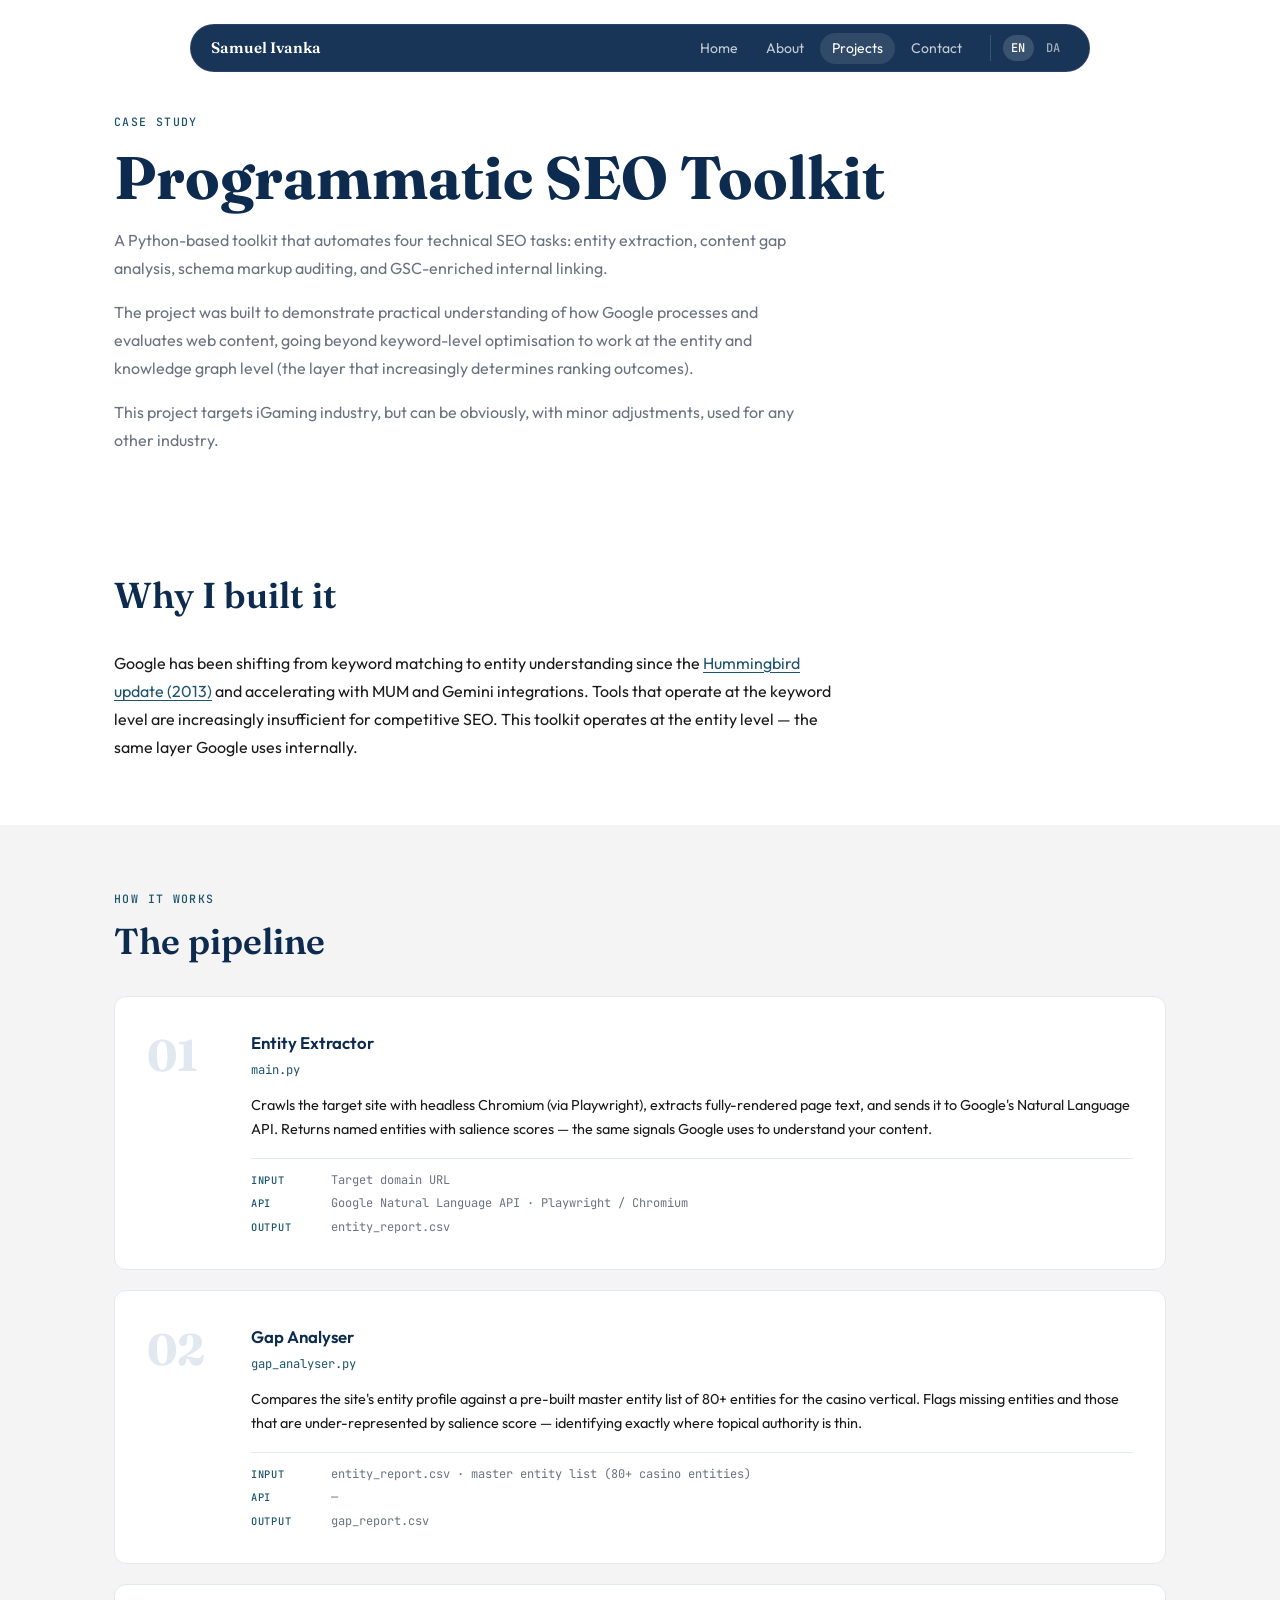
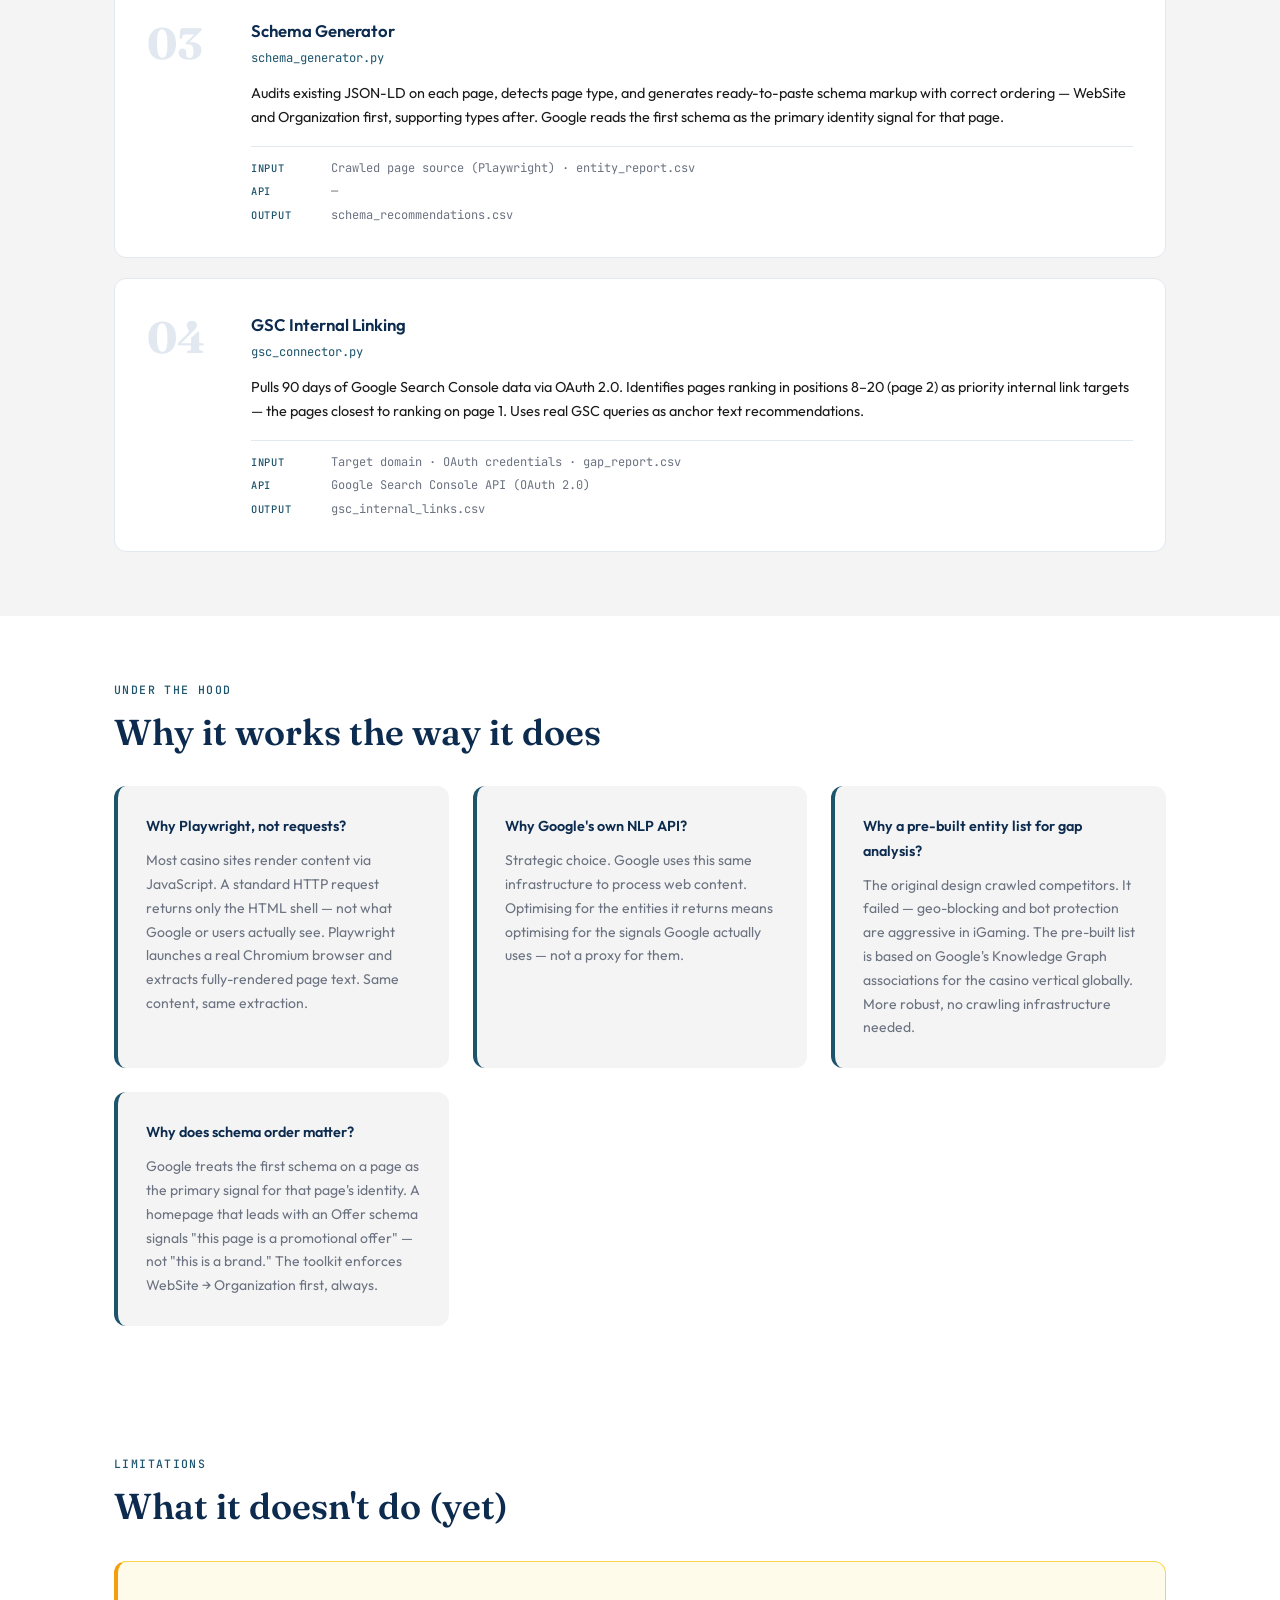
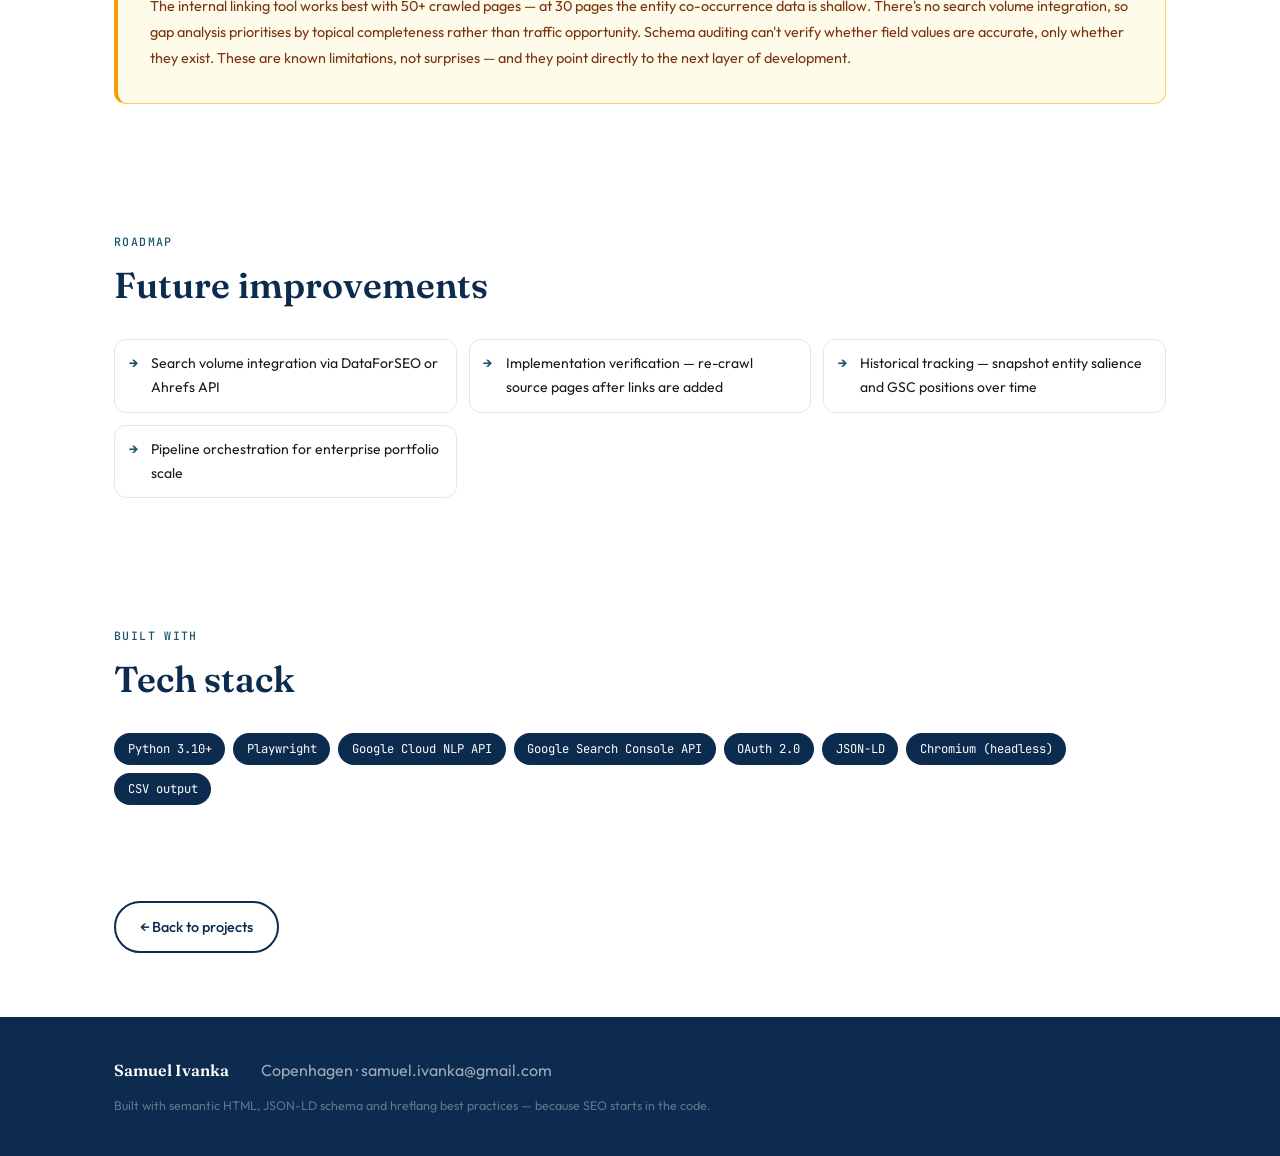
<file: projects/seo-toolkit.html>
<!DOCTYPE html>
<html lang="en"
  data-title-en="Programmatic SEO Toolkit — Samuel Ivanka"
  data-title-da="Programmatisk SEO Toolkit — Samuel Ivanka"
  data-desc-en="A Python-based SEO toolkit that automates entity extraction, content gap analysis, schema auditing and GSC-enriched internal linking — using Google's own NLP infrastructure."
  data-desc-da="Et Python-baseret SEO-toolkit der automatiserer entitetsudtrækning, content gap-analyse, schema-audit og GSC-beriget intern linkning — bygget på Googles NLP-infrastruktur.">
<head>
  <meta charset="UTF-8">
  <meta name="viewport" content="width=device-width, initial-scale=1.0">

  <title>Programmatic SEO Toolkit — Samuel Ivanka</title>
  <meta name="description" content="A Python-based SEO toolkit that automates entity extraction, content gap analysis, schema auditing and GSC-enriched internal linking — using Google's own NLP infrastructure.">

  <!-- Canonical -->
  <link rel="canonical" href="https://samuelivanka.github.io/projects/seo-toolkit.html">

  <!-- Open Graph -->
  <meta property="og:type"        content="article">
  <meta property="og:url"         content="https://samuelivanka.github.io/projects/seo-toolkit.html">
  <meta property="og:title"       content="Programmatic SEO Toolkit — Samuel Ivanka">
  <meta property="og:description" content="Python toolkit automating entity extraction, gap analysis, schema auditing and GSC internal linking. Built on Google NLP. Zero subscriptions.">

  <!--
    Hreflang note:
    This site uses a JavaScript-based language toggle (EN/DA) with localStorage persistence.
    Both language versions are present in the DOM simultaneously; display:none hides the inactive one.
  -->

  <!-- Anti-FOUC: apply saved language before stylesheet renders -->
  <script>(function(){var l=localStorage.getItem('si-lang')||'en';document.documentElement.classList.add('lang-'+l);document.documentElement.lang=l;}());</script>

  <!-- Fonts preconnect -->
  <link rel="preconnect" href="https://fonts.googleapis.com">
  <link rel="preconnect" href="https://fonts.gstatic.com" crossorigin>
  <link rel="stylesheet" href="https://fonts.googleapis.com/css2?family=Fraunces:ital,opsz,wght@0,9..144,300;0,9..144,400;0,9..144,600;0,9..144,700;1,9..144,400&family=Outfit:wght@300;400;500;600&family=JetBrains+Mono:wght@400;500&display=swap">

  <link rel="stylesheet" href="../style.css">

  <!-- JSON-LD: SoftwareApplication -->
  <script type="application/ld+json">
  {
    "@context": "https://schema.org",
    "@type": "SoftwareApplication",
    "name": "Programmatic SEO Toolkit",
    "url": "https://samuelivanka.github.io/projects/seo-toolkit.html",
    "description": "A Python-based toolkit that automates entity extraction, content gap analysis, schema markup auditing and GSC-enriched internal linking for entity-based SEO. Built on Google's Natural Language API.",
    "applicationCategory": "SEO Tool",
    "programmingLanguage": ["Python"],
    "operatingSystem": "Any",
    "author": { "@id": "https://samuelivanka.github.io/#person" },
    "featureList": [
      "Entity extraction via Google NLP API",
      "Content gap analysis against entity master list",
      "JSON-LD schema auditing and generation",
      "GSC-enriched internal linking recommendations"
    ]
  }
  </script>
</head>
<body>

  <!-- ===================== NAV ===================== -->
  <div class="nav-wrapper">
    <nav class="pill-nav" aria-label="Main navigation">
      <a href="../index.html" class="nav-logo">Samuel Ivanka</a>

      <button class="nav-hamburger" aria-label="Menu" aria-expanded="false">
        <span></span><span></span><span></span>
      </button>

      <ul class="nav-links">
        <li><a href="../index.html"><span class="t-en">Home</span><span class="t-da">Hjem</span></a></li>
        <li><a href="../about.html"><span class="t-en">About</span><span class="t-da">Om mig</span></a></li>
        <li><a href="../projects.html"><span class="t-en">Projects</span><span class="t-da">Projekter</span></a></li>
        <li><a href="mailto:samuel.ivanka@gmail.com">Contact</a></li>
      </ul>

      <div class="lang-toggle">
        <button class="lang-btn" data-lang="en" aria-label="Switch to English">EN</button>
        <button class="lang-btn" data-lang="da" aria-label="Skift til dansk">DA</button>
      </div>
    </nav>
  </div>

  <main>

    <!-- ===================== PAGE HEADER ===================== -->
    <section class="page-header">
      <div class="container">
        <span class="label">Case Study</span>
        <h1>
          <span class="t-en">Programmatic SEO Toolkit</span>
          <span class="t-da">Programmatisk SEO Toolkit</span>
        </h1>
        <p class="intro t-en">A Python-based toolkit that automates four technical SEO tasks: entity extraction, content gap analysis, schema markup auditing, and GSC-enriched internal linking.</p>
        <p class="intro t-da">Et Python-baseret toolkit, der automatiserer fire tekniske SEO-opgaver: entitets-ekstraktion, content gap-analyse, auditering af schema-markup og GSC-beriget intern linkning.</p>
      
        <p class="intro t-en">The project was built to demonstrate practical understanding of how Google processes and evaluates web content, going beyond keyword-level optimisation to work at the entity and knowledge graph level (the layer that increasingly determines ranking outcomes).</p>
        <p class="intro t-da">Projektet er udviklet for at demonstrere en praktisk forståelse af, hvordan Google processerer og evaluerer webindhold. Det går skridtet videre end blot søgeordsoptimering ved at arbejde på entitets- og Knowledge Graph-niveau (det lag, der i stigende grad afgør placeringerne i søgeresultaterne).</p>  
      
        <p class="intro t-en">This project targets iGaming industry, but can be obviously, with minor adjustments, used for any other industry.</p>
        <p class="intro t-da">Projektet er målrettet iGaming-industrien, men kan selvfølgelig, med minimale justeringer, overføres til enhver anden branche.</p>
      </div>
    </section>

    <!-- ===================== WHY I BUILT IT ===================== -->
    <section>
      <div class="container">
        <div class="section-header fade-up">
          <h2>
            <span class="t-en">Why I built it</span>
            <span class="t-da">Hvorfor jeg byggede det</span>
          </h2>
        </div>

        <div style="max-width: 720px;">
          <p class="t-en fade-up">Google has been shifting from keyword matching to entity understanding since the <a href="https://www.searchenginejournal.com/google-algorithm-history/hummingbird-update/">Hummingbird update (2013)</a> and accelerating with MUM and Gemini integrations. Tools that operate at the keyword level are increasingly insufficient for competitive SEO. This toolkit operates at the entity level — the same layer Google uses internally.</p>
          <p class="t-da fade-up">Siden <a href="https://www.searchenginejournal.com/google-algorithm-history/hummingbird-update/">Hummingbird-opdateringen (2013)</a>har Google rykket sig fra søgeords-matching til entitets-forståelse. En udvikling, der er accelereret yderligere med MUM og Gemini-integrationer. Værktøjer, der kun opererer på søgeordsniveau, bliver i stigende grad utilstrækkelige i moderne, kompetitiv SEO. Dette toolkit arbejder på entitetsniveau – det samme lag, som Google selv bruger internt.</p>
        </div>
      </div>
    </section>

    <!-- ===================== THE PIPELINE ===================== -->
    <section class="pipeline-section">
      <div class="container">
        <div class="section-header fade-up">
          <span class="label">
            <span class="t-en">How it works</span>
            <span class="t-da">Sådan fungerer det</span>
          </span>
          <h2>
            <span class="t-en">The pipeline</span>
            <span class="t-da">Pipelinen</span>
          </h2>
        </div>

        <div class="pipeline-full">

          <article class="pipeline-step" data-delay="0">
            <div class="pipeline-step-num">01</div>
            <div>
              <div class="pipeline-step-name">Entity Extractor</div>
              <div class="pipeline-step-file">main.py</div>
              <p class="pipeline-step-desc t-en">Crawls the target site with headless Chromium (via Playwright), extracts fully-rendered page text, and sends it to Google's Natural Language API. Returns named entities with salience scores — the same signals Google uses to understand your content.</p>
              <p class="pipeline-step-desc t-da">Crawler målsitet med headless Chromium (via Playwright), udtrækker fuldt renderet sidetekst og sender den til Googles Natural Language API. Returnerer navngivne entiteter med salience scores — de samme signaler Google bruger til at forstå dit indhold.</p>
              <div class="pipeline-step-meta">
                <div class="meta-row">
                  <span class="meta-label">Input</span>
                  <span class="meta-value">Target domain URL</span>
                </div>
                <div class="meta-row">
                  <span class="meta-label">API</span>
                  <span class="meta-value">Google Natural Language API · Playwright / Chromium</span>
                </div>
                <div class="meta-row">
                  <span class="meta-label">Output</span>
                  <span class="meta-value">entity_report.csv</span>
                </div>
              </div>
            </div>
          </article>

          <article class="pipeline-step" data-delay="150">
            <div class="pipeline-step-num">02</div>
            <div>
              <div class="pipeline-step-name">Gap Analyser</div>
              <div class="pipeline-step-file">gap_analyser.py</div>
              <p class="pipeline-step-desc t-en">Compares the site's entity profile against a pre-built master entity list of 80+ entities for the casino vertical. Flags missing entities and those that are under-represented by salience score — identifying exactly where topical authority is thin.</p>
              <p class="pipeline-step-desc t-da">Sammenligner sitets entitetsprofil med en præbygget master-entitetsliste med 80+ entiteter for casino-vertikalen. Markerer manglende entiteter og dem der er underrepræsenteret ud fra salience score — og identificerer præcis hvor tematisk autoritet er svag.</p>
              <div class="pipeline-step-meta">
                <div class="meta-row">
                  <span class="meta-label">Input</span>
                  <span class="meta-value">entity_report.csv · master entity list (80+ casino entities)</span>
                </div>
                <div class="meta-row">
                  <span class="meta-label">API</span>
                  <span class="meta-value">—</span>
                </div>
                <div class="meta-row">
                  <span class="meta-label">Output</span>
                  <span class="meta-value">gap_report.csv</span>
                </div>
              </div>
            </div>
          </article>

          <article class="pipeline-step" data-delay="300">
            <div class="pipeline-step-num">03</div>
            <div>
              <div class="pipeline-step-name">Schema Generator</div>
              <div class="pipeline-step-file">schema_generator.py</div>
              <p class="pipeline-step-desc t-en">Audits existing JSON-LD on each page, detects page type, and generates ready-to-paste schema markup with correct ordering — WebSite and Organization first, supporting types after. Google reads the first schema as the primary identity signal for that page.</p>
              <p class="pipeline-step-desc t-da">Auditerer eksisterende JSON-LD på hver side, registrerer sidetype og genererer schema markup klar til indsætning med korrekt rækkefølge — WebSite og Organization først, understøttende typer bagefter. Google læser det første schema som det primære identitetssignal for siden.</p>
              <div class="pipeline-step-meta">
                <div class="meta-row">
                  <span class="meta-label">Input</span>
                  <span class="meta-value">Crawled page source (Playwright) · entity_report.csv</span>
                </div>
                <div class="meta-row">
                  <span class="meta-label">API</span>
                  <span class="meta-value">—</span>
                </div>
                <div class="meta-row">
                  <span class="meta-label">Output</span>
                  <span class="meta-value">schema_recommendations.csv</span>
                </div>
              </div>
            </div>
          </article>

          <article class="pipeline-step" data-delay="450">
            <div class="pipeline-step-num">04</div>
            <div>
              <div class="pipeline-step-name">GSC Internal Linking</div>
              <div class="pipeline-step-file">gsc_connector.py</div>
              <p class="pipeline-step-desc t-en">Pulls 90 days of Google Search Console data via OAuth 2.0. Identifies pages ranking in positions 8–20 (page 2) as priority internal link targets — the pages closest to ranking on page 1. Uses real GSC queries as anchor text recommendations.</p>
              <p class="pipeline-step-desc t-da">Henter 90 dages Google Search Console-data via OAuth 2.0. Identificerer sider der rangerer i position 8–20 (side 2) som prioriterede interne link-mål — de sider der er tættest på at rangere på side 1. Bruger rigtige GSC-forespørgsler som ankertekst-anbefalinger.</p>
              <div class="pipeline-step-meta">
                <div class="meta-row">
                  <span class="meta-label">Input</span>
                  <span class="meta-value">Target domain · OAuth credentials · gap_report.csv</span>
                </div>
                <div class="meta-row">
                  <span class="meta-label">API</span>
                  <span class="meta-value">Google Search Console API (OAuth 2.0)</span>
                </div>
                <div class="meta-row">
                  <span class="meta-label">Output</span>
                  <span class="meta-value">gsc_internal_links.csv</span>
                </div>
              </div>
            </div>
          </article>

        </div>
      </div>
    </section>

    <!-- ===================== DESIGN DECISIONS ===================== -->
    <section>
      <div class="container">
        <div class="section-header fade-up">
          <span class="label">
            <span class="t-en">Under the hood</span>
            <span class="t-da">Under motorhjelmen</span>
          </span>
          <h2>
            <span class="t-en">Why it works the way it does</span>
            <span class="t-da">Hvorfor det fungerer som det gør</span>
          </h2>
        </div>

        <div class="decisions-grid">

          <div class="decision-block fade-up">
            <h4>
              <span class="t-en">Why Playwright, not requests?</span>
              <span class="t-da">Hvorfor Playwright, ikke requests?</span>
            </h4>
            <p class="t-en">Most casino sites render content via JavaScript. A standard HTTP request returns only the HTML shell — not what Google or users actually see. Playwright launches a real Chromium browser and extracts fully-rendered page text. Same content, same extraction.</p>
            <p class="t-da">De fleste casino-sites renderer indhold via JavaScript. En standard HTTP-forespørgsel returnerer kun HTML-skallen — ikke hvad Google eller brugere faktisk ser. Playwright starter en rigtig Chromium-browser og udtrækker fuldt renderet sidetekst. Samme indhold, samme udtrækning.</p>
          </div>

          <div class="decision-block fade-up">
            <h4>
              <span class="t-en">Why Google's own NLP API?</span>
              <span class="t-da">Hvorfor Googles egen NLP API?</span>
            </h4>
            <p class="t-en">Strategic choice. Google uses this same infrastructure to process web content. Optimising for the entities it returns means optimising for the signals Google actually uses — not a proxy for them.</p>
            <p class="t-da">Strategisk valg. Google bruger denne samme infrastruktur til at behandle webindhold. Optimering for de entiteter den returnerer betyder optimering for de signaler Google faktisk bruger — ikke en proxy for dem.</p>
          </div>

          <div class="decision-block fade-up">
            <h4>
              <span class="t-en">Why a pre-built entity list for gap analysis?</span>
              <span class="t-da">Hvorfor en præbygget entitetsliste til gap-analyse?</span>
            </h4>
            <p class="t-en">The original design crawled competitors. It failed — geo-blocking and bot protection are aggressive in iGaming. The pre-built list is based on Google's Knowledge Graph associations for the casino vertical globally. More robust, no crawling infrastructure needed.</p>
            <p class="t-da">Det oprindelige design crawlede konkurrenter. Det mislykkedes — geo-blokering og bot-beskyttelse er aggressiv i iGaming. Den præbyggede liste er baseret på Googles Knowledge Graph-associationer for casino-vertikalen globalt. Mere robust, ingen crawling-infrastruktur nødvendig.</p>
          </div>

          <div class="decision-block fade-up">
            <h4>
              <span class="t-en">Why does schema order matter?</span>
              <span class="t-da">Hvorfor er schema-rækkefølge vigtig?</span>
            </h4>
            <p class="t-en">Google treats the first schema on a page as the primary signal for that page's identity. A homepage that leads with an Offer schema signals "this page is a promotional offer" — not "this is a brand." The toolkit enforces WebSite → Organization first, always.</p>
            <p class="t-da">Google behandler det første schema på en side som det primære signal for sidens identitet. En hjemmeside der starter med et Offer-schema signalerer "denne side er et tilbud" — ikke "dette er et brand." Toolkittet håndhæver WebSite → Organization først, altid.</p>
          </div>

        </div>
      </div>
    </section>

    <!-- ===================== LIMITATIONS ===================== -->
    <section>
      <div class="container">
        <div class="section-header fade-up">
          <span class="label">
            <span class="t-en">Limitations</span>
            <span class="t-da">Begrænsninger</span>
          </span>
          <h2>
            <span class="t-en">What it doesn't do (yet)</span>
            <span class="t-da">Hvad det ikke gør (endnu)</span>
          </h2>
        </div>

        <div class="limitations-box fade-up">
          <p class="t-en">The internal linking tool works best with 50+ crawled pages — at 30 pages the entity co-occurrence data is shallow. There's no search volume integration, so gap analysis prioritises by topical completeness rather than traffic opportunity. Schema auditing can't verify whether field values are accurate, only whether they exist. These are known limitations, not surprises — and they point directly to the next layer of development.</p>
          <p class="t-da">Internt linking-værktøjet fungerer bedst med 50+ crawlede sider — ved 30 sider er entitets-co-occurrence-dataen overfladisk. Der er ingen søgevolumenintegration, så gap-analyse prioriterer efter tematisk fuldstændighed frem for trafikmulighed. Schema-audittering kan ikke verificere om feltværdier er nøjagtige, kun om de eksisterer. Dette er kendte begrænsninger, ikke overraskelser — og de peger direkte mod næste udviklingslag.</p>
        </div>
      </div>
    </section>

    <!-- ===================== ROADMAP ===================== -->
    <section>
      <div class="container">
        <div class="section-header fade-up">
          <span class="label">Roadmap</span>
          <h2>
            <span class="t-en">Future improvements</span>
            <span class="t-da">Fremtidige forbedringer</span>
          </h2>
        </div>

        <ul class="roadmap-list">
          <li class="t-en fade-up">Search volume integration via DataForSEO or Ahrefs API</li>
          <li class="t-da fade-up">Søgevolumenintegration via DataForSEO eller Ahrefs API</li>

          <li class="t-en fade-up">Implementation verification — re-crawl source pages after links are added</li>
          <li class="t-da fade-up">Implementeringsverificering — re-crawl kildesider efter links er tilføjet</li>

          <li class="t-en fade-up">Historical tracking — snapshot entity salience and GSC positions over time</li>
          <li class="t-da fade-up">Historisk sporing — snapshot entitetssalience og GSC-positioner over tid</li>

          <li class="t-en fade-up">Pipeline orchestration for enterprise portfolio scale</li>
          <li class="t-da fade-up">Pipeline-orkestrering til enterprise porteføljeskala</li>
        </ul>
      </div>
    </section>

    <!-- ===================== TECH STACK ===================== -->
    <section>
      <div class="container">
        <div class="section-header fade-up">
          <span class="label">
            <span class="t-en">Built with</span>
            <span class="t-da">Bygget med</span>
          </span>
          <h2>
            <span class="t-en">Tech stack</span>
            <span class="t-da">Tech stack</span>
          </h2>
        </div>

        <div class="tech-badges fade-up">
          <span class="tech-badge">Python 3.10+</span>
          <span class="tech-badge">Playwright</span>
          <span class="tech-badge">Google Cloud NLP API</span>
          <span class="tech-badge">Google Search Console API</span>
          <span class="tech-badge">OAuth 2.0</span>
          <span class="tech-badge">JSON-LD</span>
          <span class="tech-badge">Chromium (headless)</span>
          <span class="tech-badge">CSV output</span>
        </div>
      </div>
    </section>

    <!-- ===================== BACK CTA ===================== -->
    <section style="padding: 2rem 0 var(--section-gap);">
      <div class="container">
        <a href="../projects.html" class="btn-secondary">
          <span class="t-en">← Back to projects</span>
          <span class="t-da">← Tilbage til projekter</span>
        </a>
      </div>
    </section>

  </main>

  <!-- ===================== FOOTER ===================== -->
  <footer>
    <div class="container">
      <span class="footer-name">Samuel Ivanka</span>
      <span>
        <span class="t-en">Copenhagen</span>
        <span class="t-da">København</span>
         · samuel.ivanka@gmail.com
      </span>
      <span class="footer-note t-en">Built with semantic HTML, JSON-LD schema and hreflang best practices — because SEO starts in the code.</span>
      <span class="footer-note t-da">Bygget med semantisk HTML, JSON-LD schema og hreflang best practices — fordi SEO starter i koden.</span>
    </div>
  </footer>

  <script src="../script.js"></script>
</body>
</html>
</file>
<file: style.css>
/* ===================================================
   SAMUEL IVANKA — PORTFOLIO STYLESHEET
   =================================================== */

/* Fonts */
@import url('https://fonts.googleapis.com/css2?family=Fraunces:ital,opsz,wght@0,9..144,300;0,9..144,400;0,9..144,600;0,9..144,700;1,9..144,400&family=Outfit:wght@300;400;500;600&family=JetBrains+Mono:wght@400;500&display=swap');

/* ---- Custom Properties ---- */
:root {
  --navy:   #0C2B4E;
  --blue:   #1A3D64;
  --teal:   #1D546C;
  --grey:   #F4F4F4;
  --white:  #FFFFFF;
  --ink:    #1A1A1A;
  --muted:  #6B7280;
  --rule:   #E2E8F0;

  --font-display: 'Fraunces', Georgia, serif;
  --font-body:    'Outfit', system-ui, sans-serif;
  --font-mono:    'JetBrains Mono', 'Courier New', monospace;

  --section-gap:    4rem;
  --container-max:  1100px;
  --radius:         12px;
  --radius-pill:    999px;
  --transition:     0.3s ease;
}

/* ---- Language / Mode Visibility (critical — prevents FOUC) ---- */
html.lang-en .t-da { display: none; }
html.lang-da .t-en { display: none; }
body.mode-professional .personal-content  { display: none; }
body.mode-personal    .professional-content { display: none; }

/* ---- Reset & Base ---- */
*, *::before, *::after { box-sizing: border-box; margin: 0; padding: 0; }

html {
  scroll-behavior: smooth;
  font-size: 16px;
  overflow-x: hidden;
}

body {
  font-family: var(--font-body);
  color: var(--ink);
  background: var(--white);
  overflow-x: hidden;
  max-width: 100%;
  line-height: 1.7;
  -webkit-font-smoothing: antialiased;
}

img { max-width: 100%; display: block; }
a   { color: inherit; text-decoration: none; }
ul  { list-style: none; }

/* ---- Layout ---- */
.container {
  max-width: var(--container-max);
  margin: 0 auto;
  padding: 0 1.5rem;
}

section { padding: var(--section-gap) 0; }

/* ====================================================
   FLOATING PILL NAV
   ==================================================== */
.nav-wrapper {
  position: fixed;
  top: 1.5rem;
  left: 50%;
  transform: translateX(-50%);
  z-index: 1000;
  width: calc(100% - 2rem);
  max-width: 900px;
}

.pill-nav {
  display: flex;
  align-items: center;
  gap: 0.5rem;
  background: rgba(12, 43, 78, 0.95);
  backdrop-filter: blur(12px);
  -webkit-backdrop-filter: blur(12px);
  border-radius: var(--radius-pill);
  padding: 0.6rem 1.25rem;
  border: 1px solid rgba(255, 255, 255, 0.08);
  position: relative;
}

.nav-logo {
  font-family: var(--font-display);
  font-weight: 600;
  font-size: 0.95rem;
  color: var(--white);
  white-space: nowrap;
  margin-right: auto;
  flex-shrink: 0;
}

.nav-links {
  display: flex;
  align-items: center;
  gap: 0.25rem;
}

.nav-links li a {
  color: rgba(255, 255, 255, 0.75);
  font-size: 0.875rem;
  font-weight: 400;
  padding: 0.4rem 0.75rem;
  border-radius: var(--radius-pill);
  transition: color var(--transition), background var(--transition);
  white-space: nowrap;
}

.nav-links li a:hover,
.nav-links li a.active {
  color: var(--white);
  background: rgba(255, 255, 255, 0.1);
}

/* ---- Lang Toggle ---- */
.lang-toggle {
  display: flex;
  gap: 0.2rem;
  margin-left: 0.5rem;
  border-left: 1px solid rgba(255, 255, 255, 0.15);
  padding-left: 0.75rem;
  flex-shrink: 0;
}

.lang-btn {
  background: none;
  border: none;
  color: rgba(255, 255, 255, 0.6);
  font-family: var(--font-mono);
  font-size: 0.75rem;
  font-weight: 500;
  padding: 0.3rem 0.55rem;
  border-radius: var(--radius-pill);
  cursor: pointer;
  transition: color var(--transition), background var(--transition);
}

.lang-btn:hover { color: var(--white); }

.lang-btn.active {
  background: rgba(255, 255, 255, 0.15);
  color: var(--white);
}

/* ---- Hamburger (mobile) ---- */
.nav-hamburger {
  display: none;
  flex-direction: column;
  gap: 5px;
  background: none;
  border: none;
  cursor: pointer;
  padding: 0.4rem;
  margin-left: 0.75rem;
}

.nav-hamburger span {
  display: block;
  width: 20px;
  height: 2px;
  background: var(--white);
  border-radius: 2px;
  transition: transform var(--transition), opacity var(--transition);
}

.nav-hamburger.open span:nth-child(1) { transform: translateY(7px) rotate(45deg); }
.nav-hamburger.open span:nth-child(2) { opacity: 0; }
.nav-hamburger.open span:nth-child(3) { transform: translateY(-7px) rotate(-45deg); }

/* ====================================================
   TYPOGRAPHY
   ==================================================== */
h1 {
  font-family: var(--font-display);
  font-size: clamp(2.5rem, 5vw, 3.75rem);
  font-weight: 700;
  line-height: 1.1;
  color: var(--navy);
}

h2 {
  font-family: var(--font-display);
  font-size: clamp(1.75rem, 3vw, 2.25rem);
  font-weight: 600;
  line-height: 1.2;
  color: var(--navy);
}

h3 {
  font-family: var(--font-display);
  font-size: 1.2rem;
  font-weight: 600;
  color: var(--navy);
  line-height: 1.3;
}

h4 {
  font-family: var(--font-body);
  font-size: 1rem;
  font-weight: 600;
  color: var(--navy);
}

p { color: var(--ink); line-height: 1.75; }
p + p { margin-top: 1rem; }

/* ---- Section Label ---- */
.label {
  font-family: var(--font-mono);
  font-size: 0.72rem;
  font-weight: 500;
  letter-spacing: 0.12em;
  text-transform: uppercase;
  color: var(--teal);
  display: block;
  margin-bottom: 0.75rem;
}

/* ---- Section Header ---- */
.section-header { margin-bottom: 2rem; }
.section-header h2 { margin-top: 0.5rem; }

/* ====================================================
   BUTTONS
   ==================================================== */
.btn-primary,
.btn-secondary,
.btn-outline {
  display: inline-flex;
  align-items: center;
  gap: 0.5rem;
  padding: 0.75rem 1.5rem;
  border-radius: var(--radius-pill);
  font-family: var(--font-body);
  font-size: 0.9rem;
  font-weight: 500;
  cursor: pointer;
  transition: all var(--transition);
  border: 2px solid transparent;
  text-decoration: none;
  white-space: nowrap;
}

.btn-primary {
  background: var(--navy);
  color: var(--white);
  border-color: var(--navy);
}
.btn-primary:hover {
  background: var(--blue);
  border-color: var(--blue);
}

.btn-secondary {
  background: transparent;
  color: var(--navy);
  border-color: var(--navy);
}
.btn-secondary:hover {
  background: var(--navy);
  color: var(--white);
}

.btn-outline {
  background: transparent;
  color: var(--teal);
  border-color: var(--teal);
}
.btn-outline:hover {
  background: var(--teal);
  color: var(--white);
}

/* ====================================================
   HERO SECTION
   ==================================================== */
.hero {
  display: flex;
  align-items: center;
  padding: 6.5rem 0 4rem;
  background: var(--white);
}

.hero-eyebrow {
  font-family: var(--font-mono);
  font-size: 0.78rem;
  font-weight: 400;
  letter-spacing: 0.12em;
  color: var(--teal);
  margin-bottom: 1.25rem;
  display: block;
}

.hero h1 { margin-bottom: 1.25rem; }

.hero-tagline {
  font-size: clamp(1.05rem, 2vw, 1.25rem);
  color: var(--ink);
  font-weight: 400;
  line-height: 1.65;
  max-width: 680px;
  margin-bottom: 0.75rem;
}

.hero-sub {
  font-size: 0.95rem;
  color: var(--muted);
  max-width: 540px;
  margin-bottom: 2.5rem;
}

.hero-ctas {
  display: flex;
  flex-wrap: wrap;
  gap: 1rem;
}

/* ====================================================
   WHAT I DO — 3 CARDS
   ==================================================== */
.what-i-do { background: var(--grey); }

.cards-grid {
  display: grid;
  grid-template-columns: repeat(4, 1fr);
  gap: 1.5rem;
}

@media (max-width: 900px) {
  .cards-grid { grid-template-columns: repeat(2, 1fr); }
}

@media (max-width: 540px) {
  .cards-grid { grid-template-columns: 1fr; }
}

.card {
  background: var(--white);
  border: 1px solid var(--rule);
  border-radius: var(--radius);
  padding: 2rem;
  transition: transform var(--transition), box-shadow var(--transition);
}

.card:hover {
  transform: translateY(-4px);
  box-shadow: 0 12px 32px rgba(12, 43, 78, 0.1);
}

.card-icon {
  font-size: 1.75rem;
  margin-bottom: 1rem;
  line-height: 1;
}

.card h3 { margin-bottom: 0.5rem; }
.card p  { color: var(--muted); font-size: 0.925rem; }

.card-layers {
  list-style: none;
  padding: 0;
  margin: 0.5rem 0 0.75rem;
  display: flex;
  flex-direction: column;
  gap: 0.4rem;
}
.card-layers li {
  font-size: 0.875rem;
  color: var(--muted);
  padding-left: 1rem;
  position: relative;
}
.card-layers li::before {
  content: "–";
  position: absolute;
  left: 0;
  color: var(--teal);
}
.card-layers li strong { color: var(--ink); }
.card-summary {
  font-size: 0.875rem;
  color: var(--teal) !important;
  font-style: italic;
  margin-top: 0.25rem;
}

/* ====================================================
   FEATURED PROJECT SECTION
   ==================================================== */
.featured-project {
  background: var(--navy);
  color: var(--white);
}

.featured-project .label { color: rgba(255, 255, 255, 0.45); }
.featured-project h2    { color: var(--white); margin-top: 0.5rem; margin-bottom: 1rem; }
.featured-project p     { color: rgba(255, 255, 255, 0.8); }

.featured-inner {
  display: grid;
  grid-template-columns: 1fr 1fr;
  gap: 4rem;
  align-items: center;
}

/* Prevent grid children from overflowing their column */
.featured-text,
.featured-visual { min-width: 0; }

.featured-cta { margin-top: 2rem; }

/* Outline button on dark navy background — needs light colours */
.featured-project .btn-outline,
.feature-card .btn-outline {
  color: rgba(255, 255, 255, 0.9);
  border-color: rgba(255, 255, 255, 0.45);
}

.featured-project .btn-outline:hover,
.feature-card .btn-outline:hover {
  background: rgba(255, 255, 255, 0.12);
  border-color: var(--white);
  color: var(--white);
}

/* ---- Mini Pipeline ---- */
.mini-pipeline {
  display: flex;
  align-items: flex-start;
  gap: 0;
  overflow-x: auto;
  scrollbar-width: none;
  padding: 1.5rem 0;
}

.mini-pipeline::-webkit-scrollbar { display: none; }

.mini-step {
  display: flex;
  flex-direction: column;
  align-items: center;
  text-align: center;
  min-width: 90px;
  flex-shrink: 0;
}

.mini-step-dot {
  width: 38px;
  height: 38px;
  border-radius: 50%;
  background: rgba(255, 255, 255, 0.1);
  border: 2px solid rgba(255, 255, 255, 0.35);
  display: flex;
  align-items: center;
  justify-content: center;
  font-family: var(--font-mono);
  font-size: 0.65rem;
  font-weight: 500;
  color: rgba(255, 255, 255, 0.9);
  margin-bottom: 0.6rem;
  flex-shrink: 0;
}

.mini-step-label {
  font-size: 0.68rem;
  color: rgba(255, 255, 255, 0.6);
  font-weight: 400;
  max-width: 78px;
  line-height: 1.3;
}

.mini-connector {
  flex: 1;
  height: 2px;
  background: rgba(255, 255, 255, 0.18);
  min-width: 16px;
  margin-top: 18px;
  flex-shrink: 1;
}

/* Mini pipeline — dark-on-light variant (projects card) */
.mini-pipeline-light .mini-step-dot {
  background: rgba(12, 43, 78, 0.08);
  border-color: rgba(12, 43, 78, 0.25);
  color: var(--navy);
}

.mini-pipeline-light .mini-step-label { color: rgba(255, 255, 255, 0.65); }
.mini-pipeline-light .mini-connector  { background: rgba(255, 255, 255, 0.2); }

/* ====================================================
   CONTACT STRIP
   ==================================================== */
.contact-strip {
  background: var(--grey);
  text-align: center;
}

.contact-strip h2      { margin-bottom: 1rem; }
.contact-strip .sub    { color: var(--muted); max-width: 560px; margin: 0 auto 2rem; }

.contact-email {
  display: inline-block;
  font-family: var(--font-display);
  font-size: clamp(1.2rem, 2.5vw, 1.65rem);
  font-weight: 600;
  color: var(--teal);
  text-decoration: underline;
  text-underline-offset: 4px;
  margin-bottom: 1.5rem;
  transition: color var(--transition);
}

.contact-email:hover { color: var(--navy); }

.contact-ctas {
  display: flex;
  gap: 1rem;
  justify-content: center;
  flex-wrap: wrap;
}

/* ====================================================
   FOOTER
   ==================================================== */
footer {
  background: var(--navy);
  color: rgba(255, 255, 255, 0.6);
  padding: 2.5rem 0;
}

footer .container {
  display: flex;
  flex-wrap: wrap;
  gap: 0.5rem 2rem;
  align-items: center;
}

.footer-name {
  font-family: var(--font-display);
  font-weight: 600;
  color: var(--white);
  font-size: 1rem;
}

.footer-note {
  display: block;
  width: 100%;
  font-size: 0.78rem;
  color: rgba(255, 255, 255, 0.35);
  margin-top: 0.25rem;
  line-height: 1.6;
}

/* ====================================================
   ABOUT PAGE — MODE BAR
   ==================================================== */
.mode-bar {
  padding-top: 6rem;
  padding-bottom: 2rem;
  border-bottom: 1px solid var(--rule);
  background: var(--white);
}

.mode-toggle-bar {
  display: flex;
  gap: 0.5rem;
}

.mode-btn {
  padding: 0.5rem 1.25rem;
  border-radius: var(--radius-pill);
  font-family: var(--font-body);
  font-size: 0.875rem;
  font-weight: 500;
  cursor: pointer;
  border: 2px solid var(--rule);
  background: transparent;
  color: var(--muted);
  transition: all var(--transition);
}

.mode-btn:hover {
  border-color: var(--navy);
  color: var(--navy);
}

.mode-btn.active {
  background: var(--navy);
  border-color: var(--navy);
  color: var(--white);
}

/* ====================================================
   ABOUT PAGE — PROFESSIONAL INTRO
   ==================================================== */
.about-intro { padding: var(--section-gap) 0 3rem; }
.about-intro h1 { margin-top: 0.5rem; margin-bottom: 2rem; }
.about-intro-text p { margin-bottom: 1.25rem; }
.about-intro-text p:last-child { margin-bottom: 0; }

/* ====================================================
   CAREER TIMELINE
   ==================================================== */
.career-section { padding: 3rem 0 var(--section-gap); border-top: 1px solid var(--rule); }

.career-timeline {
  display: flex;
  gap: 0;
  margin-top: 3rem;
  overflow-x: auto;
  scrollbar-width: none;
  padding-bottom: 1rem;
}

.career-timeline::-webkit-scrollbar { display: none; }

.timeline-item {
  flex: 1;
  min-width: 200px;
  position: relative;
  padding-top: 2.25rem;
  padding-right: 1.5rem;
}

/* Horizontal connecting line */
.timeline-item::before {
  content: '';
  position: absolute;
  top: 0.525rem;
  left: 0;
  right: 0;
  height: 2px;
  background: var(--rule);
}

.timeline-item:first-child::before { left: 0.525rem; }

.timeline-dot {
  position: absolute;
  top: 0;
  left: 0;
  width: 1.1rem;
  height: 1.1rem;
  border-radius: 50%;
  background: var(--teal);
  border: 3px solid var(--white);
  box-shadow: 0 0 0 2px var(--teal);
  z-index: 1;
}

.timeline-year {
  font-family: var(--font-mono);
  font-size: 0.72rem;
  color: var(--teal);
  font-weight: 500;
  letter-spacing: 0.05em;
  margin-bottom: 0.4rem;
}

.timeline-role {
  font-weight: 600;
  font-size: 0.95rem;
  color: var(--navy);
  margin-bottom: 0.2rem;
}

.timeline-company {
  font-size: 0.85rem;
  color: var(--muted);
  margin-bottom: 0.6rem;
}

.timeline-desc {
  font-size: 0.82rem;
  color: var(--muted);
  font-style: italic;
  line-height: 1.5;
}

/* ====================================================
   SKILLS GRID
   ==================================================== */
.skills-section { padding: 3rem 0 var(--section-gap); border-top: 1px solid var(--rule); }

.skills-grid {
  display: grid;
  grid-template-columns: repeat(auto-fit, minmax(280px, 1fr));
  gap: 1.5rem;
  margin-top: 2rem;
}

.skill-card {
  background: var(--white);
  border: 1px solid var(--rule);
  border-radius: var(--radius);
  padding: 1.75rem;
  transition: transform var(--transition), box-shadow var(--transition);
}

.skill-card:hover {
  transform: translateY(-3px);
  box-shadow: 0 8px 24px rgba(12, 43, 78, 0.08);
}

.skill-card h3 { font-size: 0.95rem; margin-bottom: 0.75rem; }

.skill-tools {
  font-family: var(--font-mono);
  font-size: 0.76rem;
  color: var(--muted);
  line-height: 1.9;
}

/* ====================================================
   CV DOWNLOAD STRIP
   ==================================================== */
.cv-strip {
  background: var(--navy);
  color: var(--white);
  text-align: center;
}

.cv-strip h2 { color: var(--white); margin-bottom: 0.75rem; }
.cv-strip p  { color: rgba(255, 255, 255, 0.7); margin-bottom: 2rem; }

/* ====================================================
   PERSONAL MODE — FUN CARDS
   ==================================================== */
.personal-intro { padding: var(--section-gap) 0 3rem; }
.personal-intro h1 { margin-top: 0.5rem; margin-bottom: 2rem; }

.fun-section { padding: 3rem 0 var(--section-gap); border-top: 1px solid var(--rule); }

.fun-cards-grid {
  display: grid;
  grid-template-columns: repeat(auto-fit, minmax(260px, 1fr));
  gap: 1.5rem;
  margin-top: 2rem;
}

.fun-card {
  background: var(--white);
  border: 1px solid var(--rule);
  border-radius: var(--radius);
  padding: 1.75rem;
  transition: transform var(--transition), box-shadow var(--transition);
}

.fun-card:hover {
  transform: translateY(-3px);
  box-shadow: 0 8px 24px rgba(12, 43, 78, 0.07);
}

.fun-card-emoji {
  font-size: 2rem;
  margin-bottom: 0.75rem;
  line-height: 1;
}

.fun-card h3 { font-size: 0.95rem; margin-bottom: 0.5rem; }
.fun-card p  { color: var(--muted); font-size: 0.875rem; line-height: 1.65; }

/* ====================================================
   PERSONAL MODE — LANGUAGE CARDS
   ==================================================== */
.lang-section { padding: 3rem 0 var(--section-gap); border-top: 1px solid var(--rule); }
.lang-section .section-header { margin-bottom: 1.5rem; }

.lang-body { max-width: 680px; margin-bottom: 2rem; color: var(--muted); }

.lang-items {
  display: grid;
  grid-template-columns: repeat(auto-fit, minmax(220px, 1fr));
  gap: 1rem;
}

.lang-item {
  background: var(--white);
  border: 1px solid var(--rule);
  border-left: 4px solid var(--teal);
  border-radius: var(--radius);
  padding: 1.25rem 1.5rem;
}

.lang-name  { font-weight: 600; color: var(--navy); font-size: 1rem; margin-bottom: 0.25rem; }
.lang-level {
  font-family: var(--font-mono);
  font-size: 0.72rem;
  color: var(--teal);
  font-weight: 500;
  letter-spacing: 0.05em;
  margin-bottom: 0.35rem;
}
.lang-note  { font-size: 0.82rem; color: var(--muted); line-height: 1.5; }

/* ====================================================
   PAGE HEADER (About, Projects, Toolkit)
   ==================================================== */
.page-header {
  padding: 7rem 0 3rem;
  background: var(--white);
}

.page-header h1     { margin-top: 0.5rem; margin-bottom: 1rem; }
.page-header .intro { max-width: 680px; color: var(--muted); }

/* ====================================================
   PROJECTS PAGE
   ==================================================== */
.projects-list {
  display: flex;
  flex-direction: column;
  gap: 2rem;
  padding-bottom: var(--section-gap);
}

.feature-card {
  background: var(--navy);
  border-radius: var(--radius);
  padding: 3rem;
  color: var(--white);
}

.feature-card .label    { color: rgba(255, 255, 255, 0.45); }
.feature-card h2        { color: var(--white); margin-top: 0.5rem; margin-bottom: 1rem; }
.feature-card p         { color: rgba(255, 255, 255, 0.8); margin-bottom: 2rem; }

.feature-card-cta { margin-top: 2rem; }

.placeholder-card {
  border: 2px dashed var(--rule);
  border-radius: var(--radius);
  padding: 2.5rem;
  background: var(--grey);
  position: relative;
}

.placeholder-card h2 { color: var(--muted); margin-top: 0.5rem; margin-bottom: 1rem; }
.placeholder-card p  { color: var(--muted); font-size: 0.9rem; }

/* Project tags */
.project-tags {
  display: flex;
  flex-wrap: wrap;
  gap: 0.4rem;
  margin-bottom: 1.25rem;
}

.tag {
  font-family: var(--font-mono);
  font-size: 0.72rem;
  padding: 0.25rem 0.65rem;
  border-radius: var(--radius-pill);
  background: rgba(29, 84, 108, 0.14);
  color: var(--teal);
  font-weight: 500;
}

.tag-dark {
  background: rgba(255, 255, 255, 0.1);
  color: rgba(255, 255, 255, 0.75);
}

.tag-muted {
  background: rgba(107, 114, 128, 0.1);
  color: var(--muted);
}

.coming-soon-badge {
  position: absolute;
  top: 1.25rem;
  right: 1.25rem;
  font-family: var(--font-mono);
  font-size: 0.68rem;
  font-weight: 500;
  letter-spacing: 0.08em;
  text-transform: uppercase;
  color: var(--muted);
  background: var(--white);
  border: 1px solid var(--rule);
  padding: 0.3rem 0.75rem;
  border-radius: var(--radius-pill);
}

.working-on-badge {
  position: absolute;
  top: 1.25rem;
  right: 1.25rem;
  font-family: var(--font-mono);
  font-size: 0.68rem;
  font-weight: 500;
  letter-spacing: 0.08em;
  text-transform: uppercase;
  color: var(--teal);
  background: var(--white);
  border: 1px solid var(--teal);
  padding: 0.3rem 0.75rem;
  border-radius: var(--radius-pill);
}

/* ====================================================
   SEO TOOLKIT CASE STUDY
   ==================================================== */

/* Full Pipeline */
.pipeline-section { background: var(--grey); }

.pipeline-full {
  display: grid;
  grid-template-columns: 1fr;
  gap: 1.25rem;
  margin-top: 2rem;
}

.pipeline-step {
  display: grid;
  grid-template-columns: 72px 1fr;
  gap: 2rem;
  align-items: start;
  background: var(--white);
  border: 1px solid var(--rule);
  border-radius: var(--radius);
  padding: 2rem;
  opacity: 0;
  transform: translateY(24px);
  transition: opacity 0.55s ease, transform 0.55s ease;
}

.pipeline-step.visible {
  opacity: 1;
  transform: translateY(0);
}

.pipeline-step-num {
  font-family: var(--font-display);
  font-size: 2.75rem;
  font-weight: 700;
  color: var(--rule);
  line-height: 1;
  padding-top: 0.25rem;
}

.pipeline-step-name {
  font-weight: 600;
  color: var(--navy);
  font-size: 1.05rem;
  margin-bottom: 0.2rem;
}

.pipeline-step-file {
  font-family: var(--font-mono);
  font-size: 0.76rem;
  color: var(--teal);
  margin-bottom: 0.75rem;
}

.pipeline-step-desc {
  font-size: 0.9rem;
  color: var(--ink);
  line-height: 1.7;
}

.pipeline-step-output {
  font-family: var(--font-mono);
  font-size: 0.74rem;
  color: var(--muted);
  margin-top: 0.65rem;
}

/* Pipeline step — input/api/output meta rows */
.pipeline-step-meta {
  margin-top: 1rem;
  padding-top: 0.75rem;
  border-top: 1px solid var(--rule);
  display: flex;
  flex-direction: column;
  gap: 0.3rem;
}

.meta-row {
  display: flex;
  gap: 1rem;
  align-items: baseline;
}

.meta-label {
  font-family: var(--font-mono);
  font-size: 0.65rem;
  font-weight: 500;
  color: var(--teal);
  text-transform: uppercase;
  letter-spacing: 0.07em;
  min-width: 64px;
  flex-shrink: 0;
}

.meta-value {
  font-family: var(--font-mono);
  font-size: 0.75rem;
  color: var(--muted);
  line-height: 1.5;
}

/* Decision Blocks */
.decisions-grid {
  display: grid;
  grid-template-columns: repeat(auto-fit, minmax(280px, 1fr));
  gap: 1.5rem;
  margin-top: 2rem;
}

.decision-block {
  background: var(--grey);
  border-left: 4px solid var(--teal);
  border-radius: var(--radius);
  padding: 1.75rem;
}

.decision-block h4 { font-size: 0.9rem; margin-bottom: 0.65rem; color: var(--navy); }
.decision-block p  { font-size: 0.875rem; color: var(--muted); line-height: 1.7; }

/* Limitations Box */
.limitations-box {
  background: #FFFBEB;
  border: 1px solid #FCD34D;
  border-left: 4px solid #F59E0B;
  border-radius: var(--radius);
  padding: 2rem;
  margin-top: 2rem;
}

.limitations-box p { color: #78350F; line-height: 1.8; font-size: 0.9rem; }

/* Roadmap List */
.roadmap-list {
  list-style: none;
  margin-top: 1.5rem;
  display: grid;
  grid-template-columns: repeat(auto-fit, minmax(260px, 1fr));
  gap: 0.75rem;
}

.roadmap-list li {
  padding: 0.75rem 1rem 0.75rem 2.25rem;
  background: var(--white);
  border: 1px solid var(--rule);
  border-radius: var(--radius);
  font-size: 0.875rem;
  color: var(--ink);
  position: relative;
}

.roadmap-list li::before {
  content: '→';
  position: absolute;
  left: 0.85rem;
  color: var(--teal);
  font-weight: 600;
}

/* Tech Badges */
.tech-badges {
  display: flex;
  flex-wrap: wrap;
  gap: 0.5rem;
  margin-top: 1.5rem;
}

.tech-badge {
  background: var(--navy);
  color: var(--white);
  font-family: var(--font-mono);
  font-size: 0.76rem;
  font-weight: 400;
  padding: 0.35rem 0.85rem;
  border-radius: var(--radius-pill);
}

/* ====================================================
   INLINE CONTENT LINKS
   ==================================================== */
main p a {
  color: var(--teal);
  text-decoration: underline;
  text-underline-offset: 3px;
  transition: color var(--transition);
}

main p a:hover { color: var(--navy); }

/* Single-column image stack for results charts */
.charts-stack {
  display: flex;
  flex-direction: column;
  gap: 2rem;
  max-width: 720px;
}

.charts-stack .chart-label {
  font-size: 0.78rem;
  font-family: var(--font-mono);
  letter-spacing: 0.05em;
  text-transform: uppercase;
  color: var(--muted);
  margin-bottom: 0.5rem;
}

.charts-stack img {
  width: 100%;
  border-radius: 8px;
  border: 1px solid var(--rule);
  display: block;
}

/* ====================================================
   SCROLL ANIMATIONS
   ==================================================== */
.fade-up {
  opacity: 0;
  transform: translateY(24px);
  transition: opacity 0.6s ease, transform 0.6s ease;
}

.fade-up.visible {
  opacity: 1;
  transform: translateY(0);
}

/* ====================================================
   RESPONSIVE
   ==================================================== */
@media (max-width: 900px) {
  .featured-inner {
    grid-template-columns: 1fr;
    gap: 2.5rem;
  }
}

@media (max-width: 768px) {
  :root { --section-gap: 2rem; }

  .hero { padding: 4rem 0 2.5rem; }
  .page-header { padding: 4rem 0 2rem; }
  .about-intro, .personal-intro { padding: 2.5rem 0 1.5rem; }

  .pipeline-step {
    grid-template-columns: 1fr;
    gap: 0.75rem;
  }

  .pipeline-step-num { font-size: 2rem; }

  .feature-card { padding: 2rem; }
}

@media (max-width: 640px) {
  /* Show hamburger */
  .nav-hamburger { display: flex; }

  /* Collapse nav links */
  .nav-links {
    display: none;
    position: absolute;
    top: calc(100% + 0.5rem);
    left: 0;
    right: 0;
    background: rgba(12, 43, 78, 0.98);
    border-radius: var(--radius);
    padding: 0.75rem;
    flex-direction: column;
    gap: 0.2rem;
    border: 1px solid rgba(255, 255, 255, 0.08);
  }

  .nav-links.open { display: flex; }

  .nav-links li { width: 100%; }
  .nav-links li a {
    display: block;
    padding: 0.65rem 1rem;
    width: 100%;
  }

  .hero-ctas { flex-direction: column; }
  .hero-ctas a { width: 100%; justify-content: center; }

  .contact-ctas { flex-direction: column; align-items: center; }

  .mode-toggle-bar { gap: 0.4rem; }
  .mode-btn { padding: 0.45rem 1rem; font-size: 0.82rem; }

  /* Vertical timeline on mobile */
  .career-timeline {
    flex-direction: column;
    overflow-x: visible;
    padding-bottom: 0;
  }

  .timeline-item {
    flex: none;
    min-width: unset;
    padding-top: 0;
    padding-left: 2.5rem;
    padding-bottom: 2rem;
    padding-right: 0;
  }

  .timeline-item::before {
    top: 0;
    left: 0.45rem;
    right: auto;
    width: 2px;
    height: 100%;
  }

  .timeline-item:first-child::before { left: 0.45rem; }
  .timeline-item:last-child::before  { height: 0; }

  .timeline-dot { top: 0.05rem; left: 0; }

  footer .container { gap: 0.4rem 1rem; }
}

@media (max-width: 480px) {
  :root { --section-gap: 1.5rem; }

  .container { padding: 0 1rem; }
  .hero { padding: 3rem 0 2rem; }
  .page-header { padding: 3rem 0 1.5rem; }
  .about-intro, .personal-intro { padding: 2rem 0 1rem; }
  .feature-card { padding: 1.5rem 1.25rem; }
  .placeholder-card { padding: 1.5rem 1.25rem; }
  .mini-pipeline { max-width: 100%; }
  h1, h2, h3 { overflow-wrap: break-word; word-break: break-word; }
  .featured-visual { display: none; }
  .section-header { margin-bottom: 1.25rem; }

  /* Badges: drop absolute positioning so they don't overlap the tag pills */
  .coming-soon-badge,
  .working-on-badge {
    position: static;
    display: inline-block;
    margin-bottom: 0.75rem;
  }
}

/* ---- Scroll hint (mobile hero only) ---- */
.scroll-hint {
  display: none;
}

@keyframes bounce-down {
  0%, 100% { transform: translateY(0);   opacity: 0.5; }
  50%       { transform: translateY(6px); opacity: 1;   }
}

@media (max-width: 768px) {
  .scroll-hint {
    display: block;
    margin-top: 1.75rem;
    text-align: center;
    font-size: 1.25rem;
    color: var(--muted);
    animation: bounce-down 1.6s ease-in-out infinite;
    user-select: none;
  }
}
</file>
